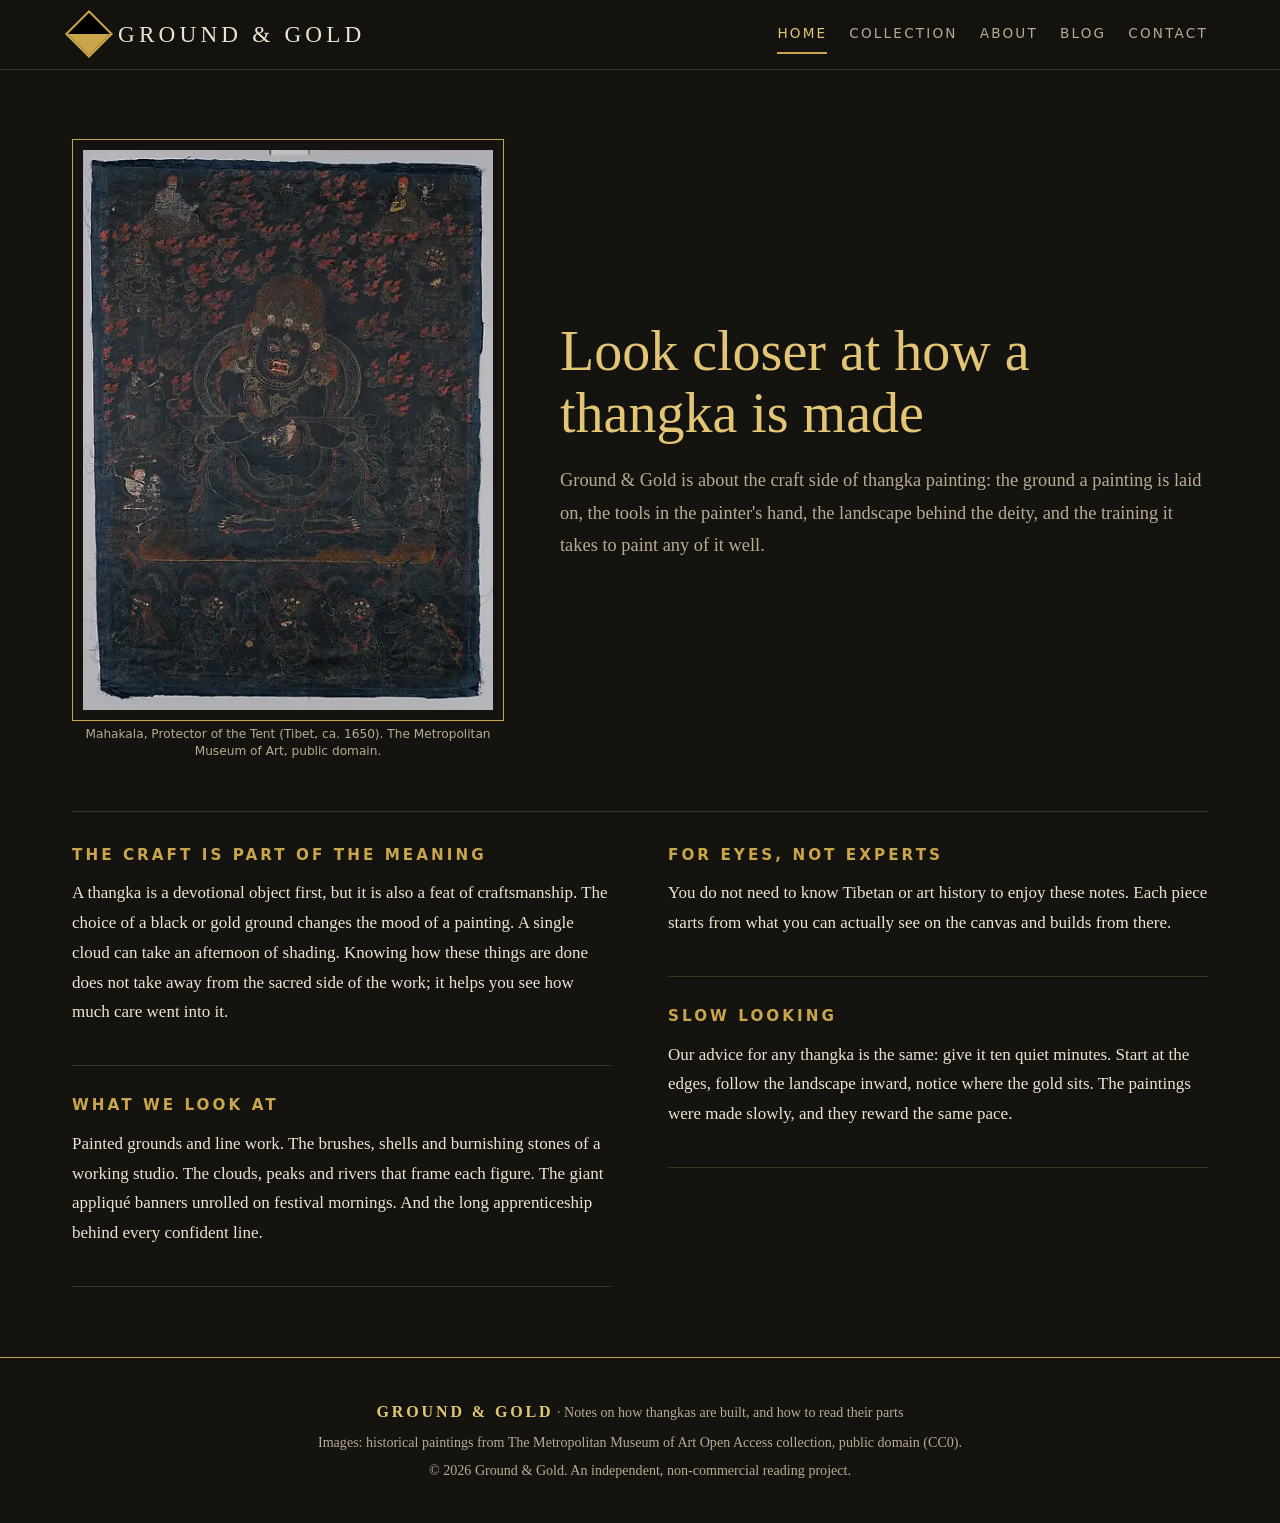
<file: index.html>
<!DOCTYPE html>
<html lang="en">
<head>
<meta charset="utf-8">
<meta name="viewport" content="width=device-width, initial-scale=1">
<title>Ground &amp; Gold | Thangka Craft, Technique and Visual Reading</title>
<meta name="description" content="Ground &amp; Gold looks closely at thangka craft: painted grounds, gold line work, tools, landscapes and festival appliqué, explained for curious readers.">
<meta name="robots" content="index, follow">
<link rel="canonical" href="https://dodo-432.github.io/ground-and-gold-thangka/">
<meta property="og:type" content="website">
<meta property="og:site_name" content="Ground &amp; Gold">
<meta property="og:title" content="Ground &amp; Gold | Thangka Craft, Technique and Visual Reading">
<meta property="og:description" content="Ground &amp; Gold looks closely at thangka craft: painted grounds, gold line work, tools, landscapes and festival appliqué, explained for curious readers.">
<meta property="og:url" content="https://dodo-432.github.io/ground-and-gold-thangka/">
<meta property="og:image" content="https://dodo-432.github.io/ground-and-gold-thangka/img/home.webp">
<meta name="twitter:card" content="summary_large_image">
<link rel="icon" href="favicon.svg" type="image/svg+xml">
<link rel="stylesheet" href="style.css">
</head>
<body>
<a class="skip" href="#main">Skip to content</a>
<header class="site-header"><div class="bar">
<a class="brand" href="index.html"><span class="brand-mark" aria-hidden="true"></span><span class="brand-name">Ground &amp; Gold</span></a>
<p class="tagline">Notes on how thangkas are built, and how to read their parts</p>
<nav aria-label="Main"><ul><li><a href="index.html" aria-current="page">Home</a></li><li><a href="collection.html">Collection</a></li><li><a href="about.html">About</a></li><li><a href="blog.html">Blog</a></li><li><a href="contact.html">Contact</a></li></ul></nav>
</div></header>
<main id="main">
<section class="hero"><div><h1>Look closer at how a thangka is made</h1><p class="lede">Ground &amp; Gold is about the craft side of thangka painting: the ground a painting is laid on, the tools in the painter&#x27;s hand, the landscape behind the deity, and the training it takes to paint any of it well.</p></div><figure><img src="img/home.webp" width="456" height="624" alt="Mahakala, Protector of the Tent, Tibet, ca. 1650" decoding="async"><figcaption>Mahakala, Protector of the Tent (Tibet, ca. 1650). The Metropolitan Museum of Art, public domain.</figcaption></figure></section>
<div class="sections"><section class="card-s"><h2>The craft is part of the meaning</h2><p>A thangka is a devotional object first, but it is also a feat of craftsmanship. The choice of a black or gold ground changes the mood of a painting. A single cloud can take an afternoon of shading. Knowing how these things are done does not take away from the sacred side of the work; it helps you see how much care went into it.</p></section><section class="card-s"><h2>What we look at</h2><p>Painted grounds and line work. The brushes, shells and burnishing stones of a working studio. The clouds, peaks and rivers that frame each figure. The giant appliqué banners unrolled on festival mornings. And the long apprenticeship behind every confident line.</p></section><section class="card-s"><h2>For eyes, not experts</h2><p>You do not need to know Tibetan or art history to enjoy these notes. Each piece starts from what you can actually see on the canvas and builds from there.</p></section><section class="card-s"><h2>Slow looking</h2><p>Our advice for any thangka is the same: give it ten quiet minutes. Start at the edges, follow the landscape inward, notice where the gold sits. The paintings were made slowly, and they reward the same pace.</p></section></div>
</main>
<footer class="site-footer"><p><strong class="brand-name">Ground &amp; Gold</strong> &middot; Notes on how thangkas are built, and how to read their parts</p>
<p>Images: historical paintings from The Metropolitan Museum of Art Open Access collection, public domain (CC0).</p>
<p>&copy; 2026 Ground &amp; Gold. An independent, non-commercial reading project.</p></footer>
</body>
</html>
</file>
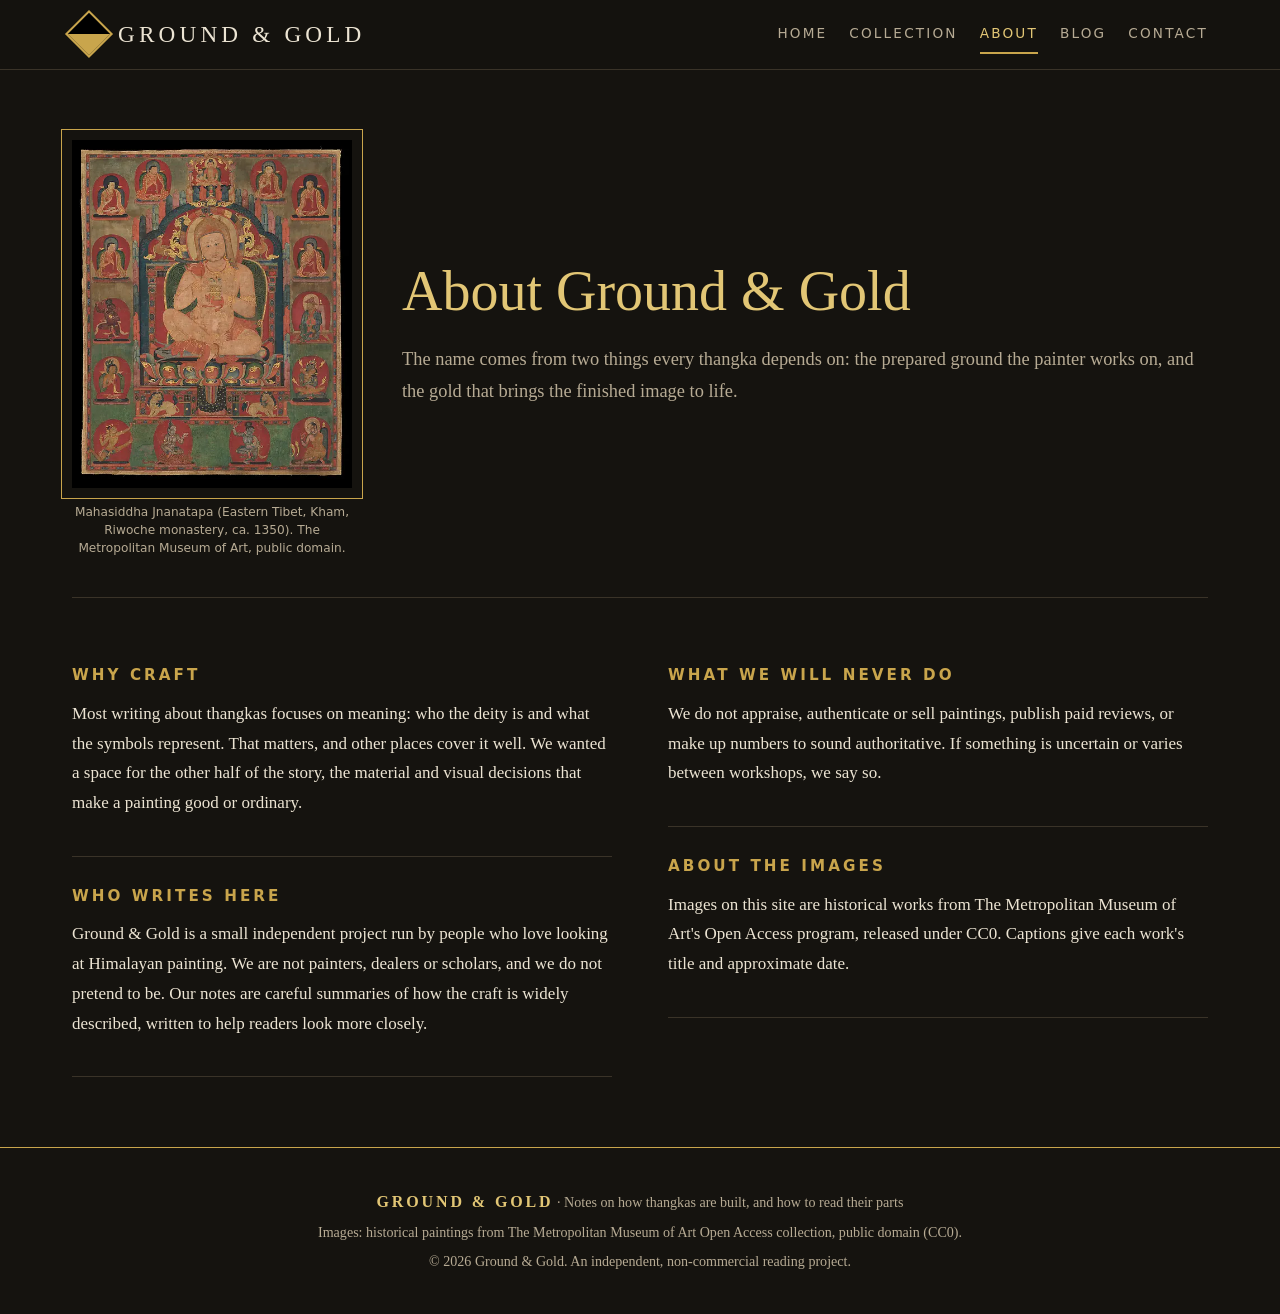
<file: about.html>
<!DOCTYPE html>
<html lang="en">
<head>
<meta charset="utf-8">
<meta name="viewport" content="width=device-width, initial-scale=1">
<title>About Ground &amp; Gold | Why We Write About Thangka Craft</title>
<meta name="description" content="Ground &amp; Gold is an independent, non-commercial site about thangka technique and visual reading. Here is why it exists and how the notes are written.">
<meta name="robots" content="index, follow">
<link rel="canonical" href="https://dodo-432.github.io/ground-and-gold-thangka/about.html">
<meta property="og:type" content="website">
<meta property="og:site_name" content="Ground &amp; Gold">
<meta property="og:title" content="About Ground &amp; Gold | Why We Write About Thangka Craft">
<meta property="og:description" content="Ground &amp; Gold is an independent, non-commercial site about thangka technique and visual reading. Here is why it exists and how the notes are written.">
<meta property="og:url" content="https://dodo-432.github.io/ground-and-gold-thangka/about.html">
<meta property="og:image" content="https://dodo-432.github.io/ground-and-gold-thangka/img/about.webp">
<meta name="twitter:card" content="summary_large_image">
<link rel="icon" href="favicon.svg" type="image/svg+xml">
<link rel="stylesheet" href="style.css">
</head>
<body>
<a class="skip" href="#main">Skip to content</a>
<header class="site-header"><div class="bar">
<a class="brand" href="index.html"><span class="brand-mark" aria-hidden="true"></span><span class="brand-name">Ground &amp; Gold</span></a>
<p class="tagline">Notes on how thangkas are built, and how to read their parts</p>
<nav aria-label="Main"><ul><li><a href="index.html">Home</a></li><li><a href="collection.html">Collection</a></li><li><a href="about.html" aria-current="page">About</a></li><li><a href="blog.html">Blog</a></li><li><a href="contact.html">Contact</a></li></ul></nav>
</div></header>
<main id="main">
<section class="page-head"><div><h1>About Ground &amp; Gold</h1><p class="lede">The name comes from two things every thangka depends on: the prepared ground the painter works on, and the gold that brings the finished image to life.</p></div><figure><img src="img/about.webp" width="501" height="624" alt="Mahasiddha Jnanatapa, Eastern Tibet, Kham, Riwoche monastery, ca. 1350" decoding="async"><figcaption>Mahasiddha Jnanatapa (Eastern Tibet, Kham, Riwoche monastery, ca. 1350). The Metropolitan Museum of Art, public domain.</figcaption></figure></section>
<div class="sections"><section class="card-s"><h2>Why craft</h2><p>Most writing about thangkas focuses on meaning: who the deity is and what the symbols represent. That matters, and other places cover it well. We wanted a space for the other half of the story, the material and visual decisions that make a painting good or ordinary.</p></section><section class="card-s"><h2>Who writes here</h2><p>Ground &amp; Gold is a small independent project run by people who love looking at Himalayan painting. We are not painters, dealers or scholars, and we do not pretend to be. Our notes are careful summaries of how the craft is widely described, written to help readers look more closely.</p></section><section class="card-s"><h2>What we will never do</h2><p>We do not appraise, authenticate or sell paintings, publish paid reviews, or make up numbers to sound authoritative. If something is uncertain or varies between workshops, we say so.</p></section><section class="card-s"><h2>About the images</h2><p>Images on this site are historical works from The Metropolitan Museum of Art&#x27;s Open Access program, released under CC0. Captions give each work&#x27;s title and approximate date.</p></section></div>
</main>
<footer class="site-footer"><p><strong class="brand-name">Ground &amp; Gold</strong> &middot; Notes on how thangkas are built, and how to read their parts</p>
<p>Images: historical paintings from The Metropolitan Museum of Art Open Access collection, public domain (CC0).</p>
<p>&copy; 2026 Ground &amp; Gold. An independent, non-commercial reading project.</p></footer>
</body>
</html>
</file>
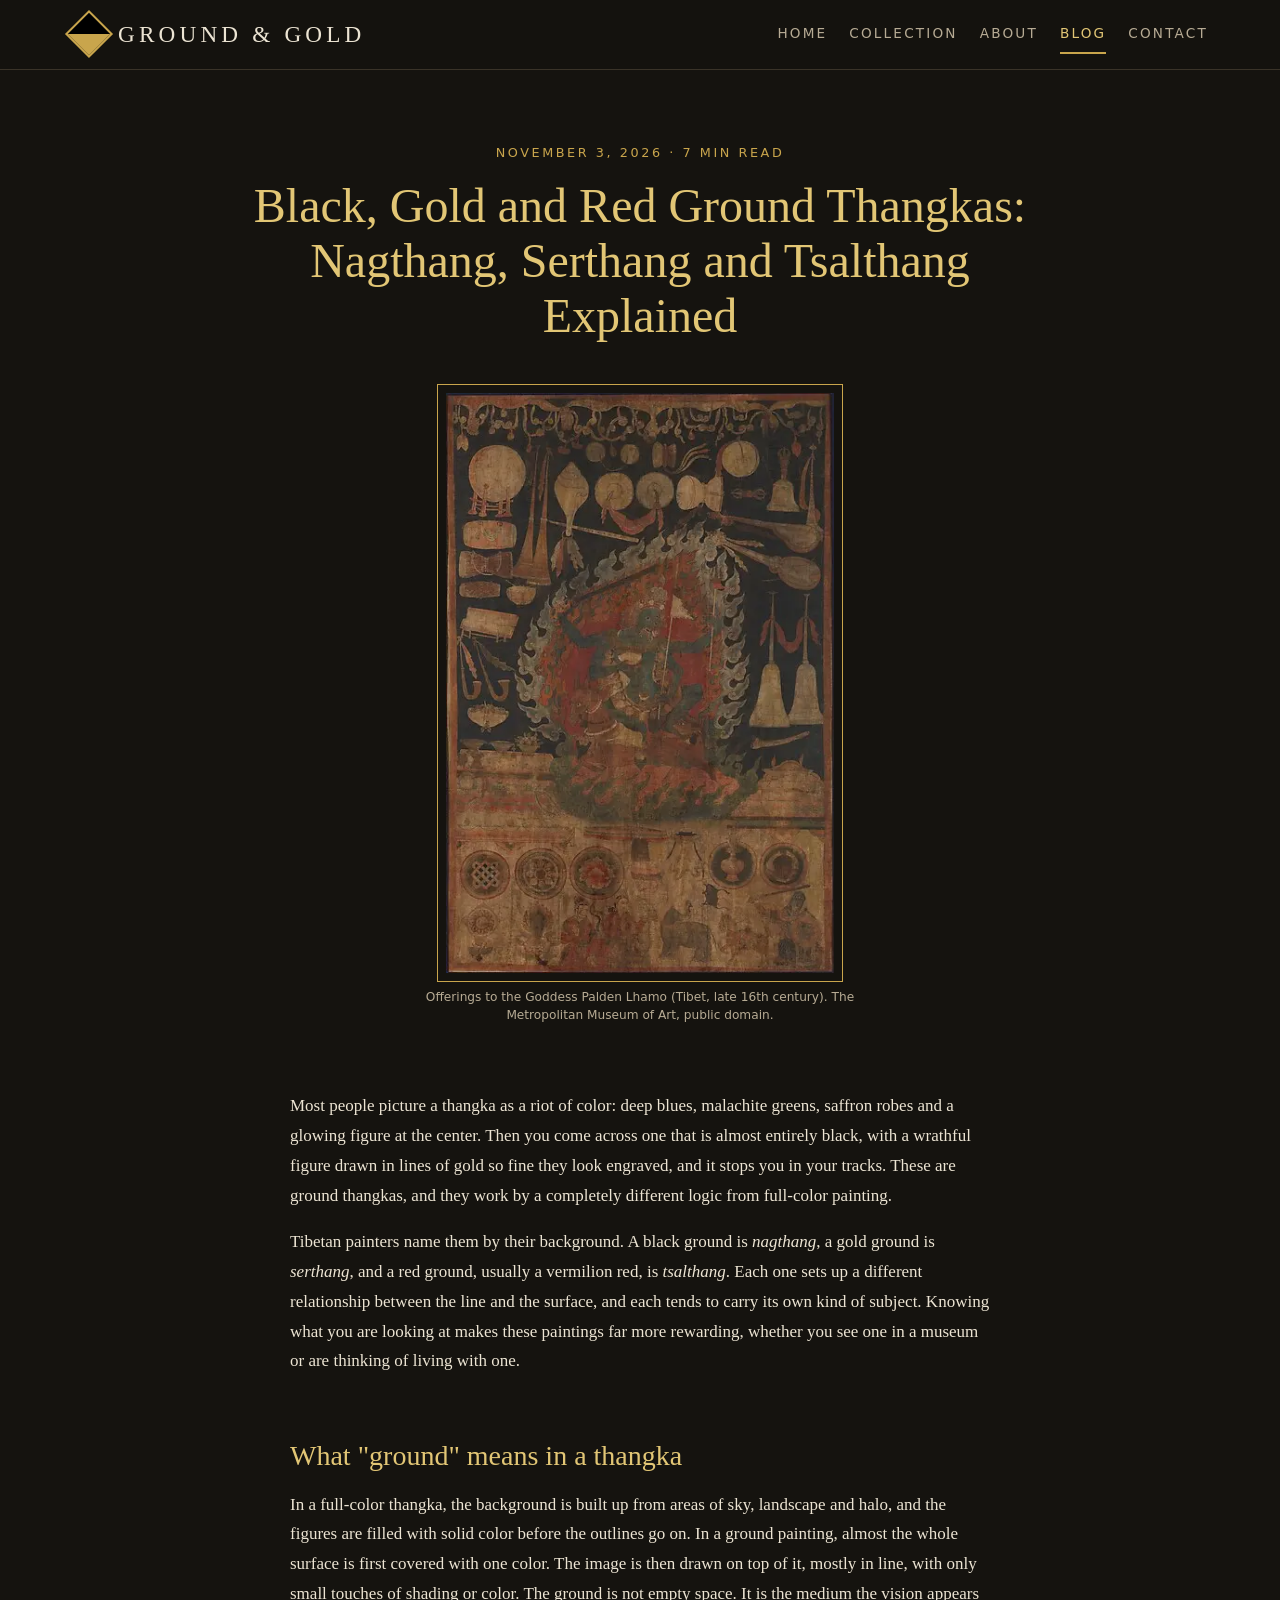
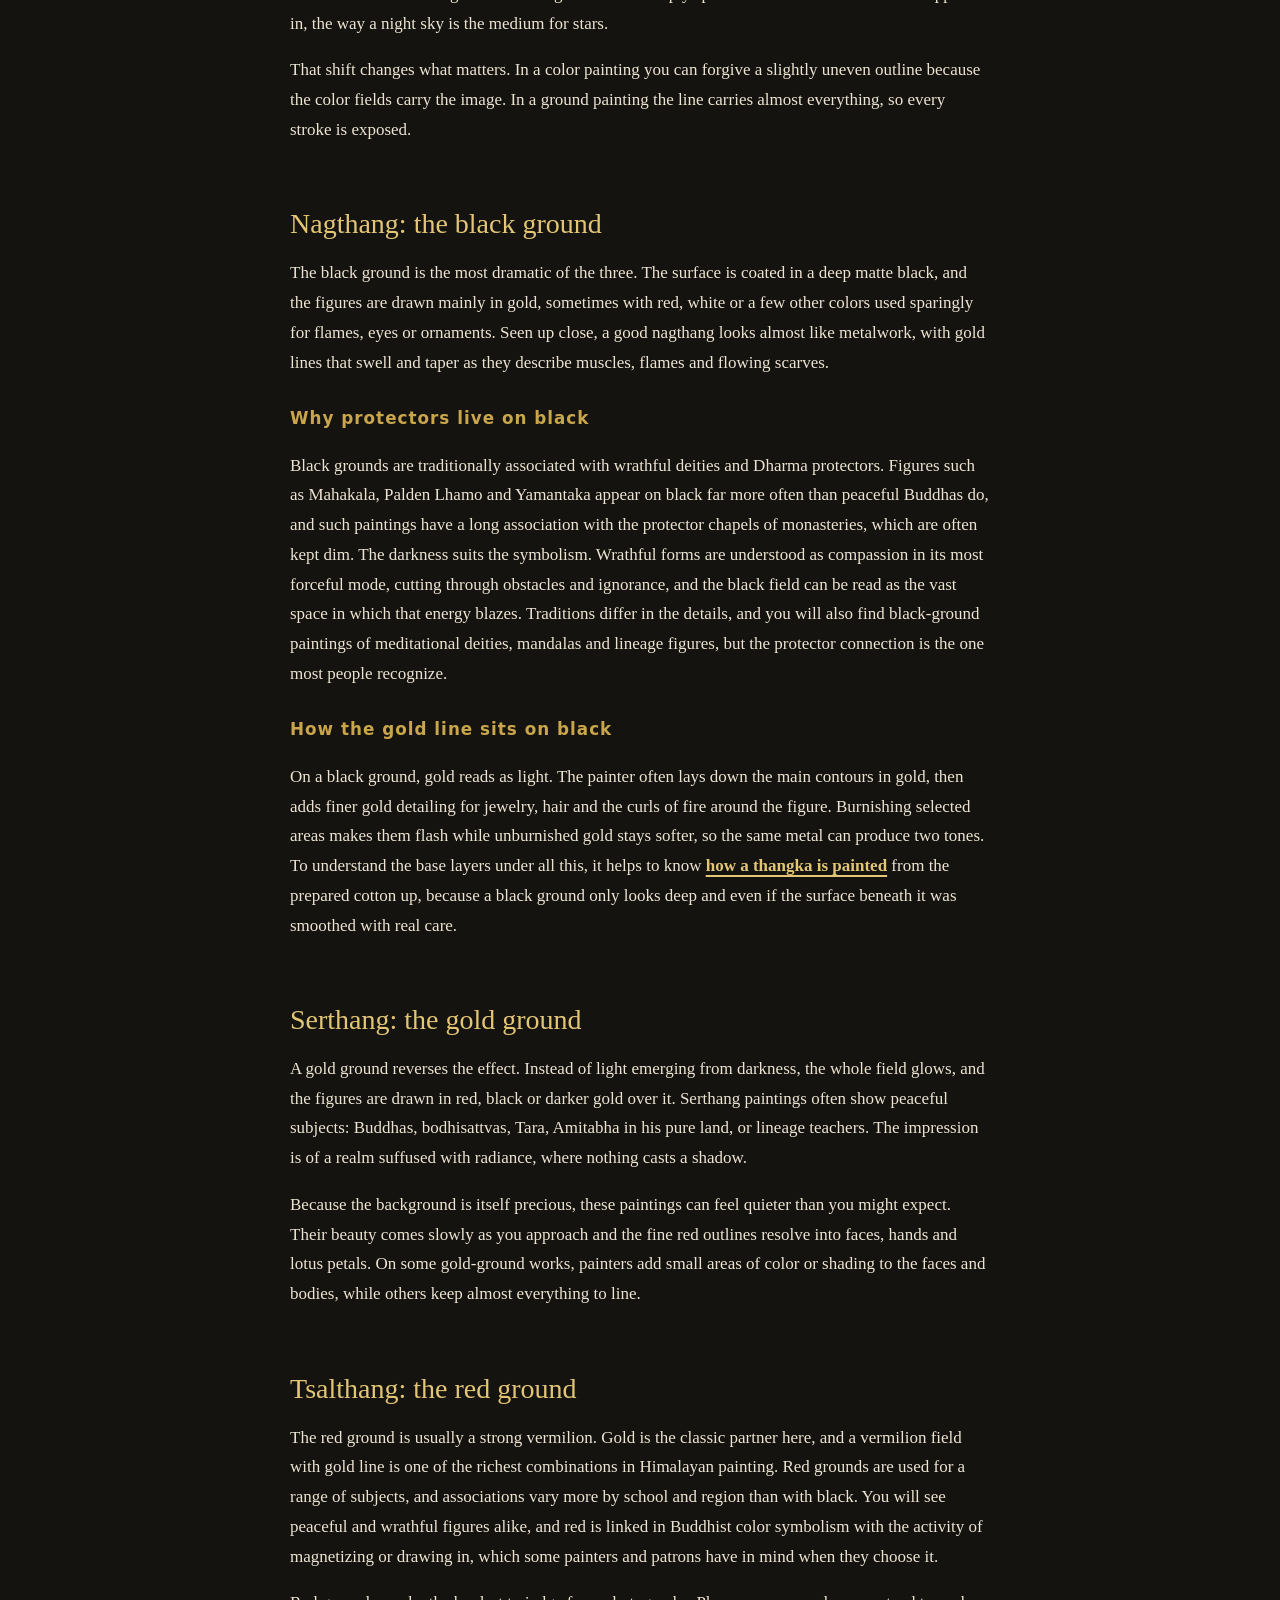
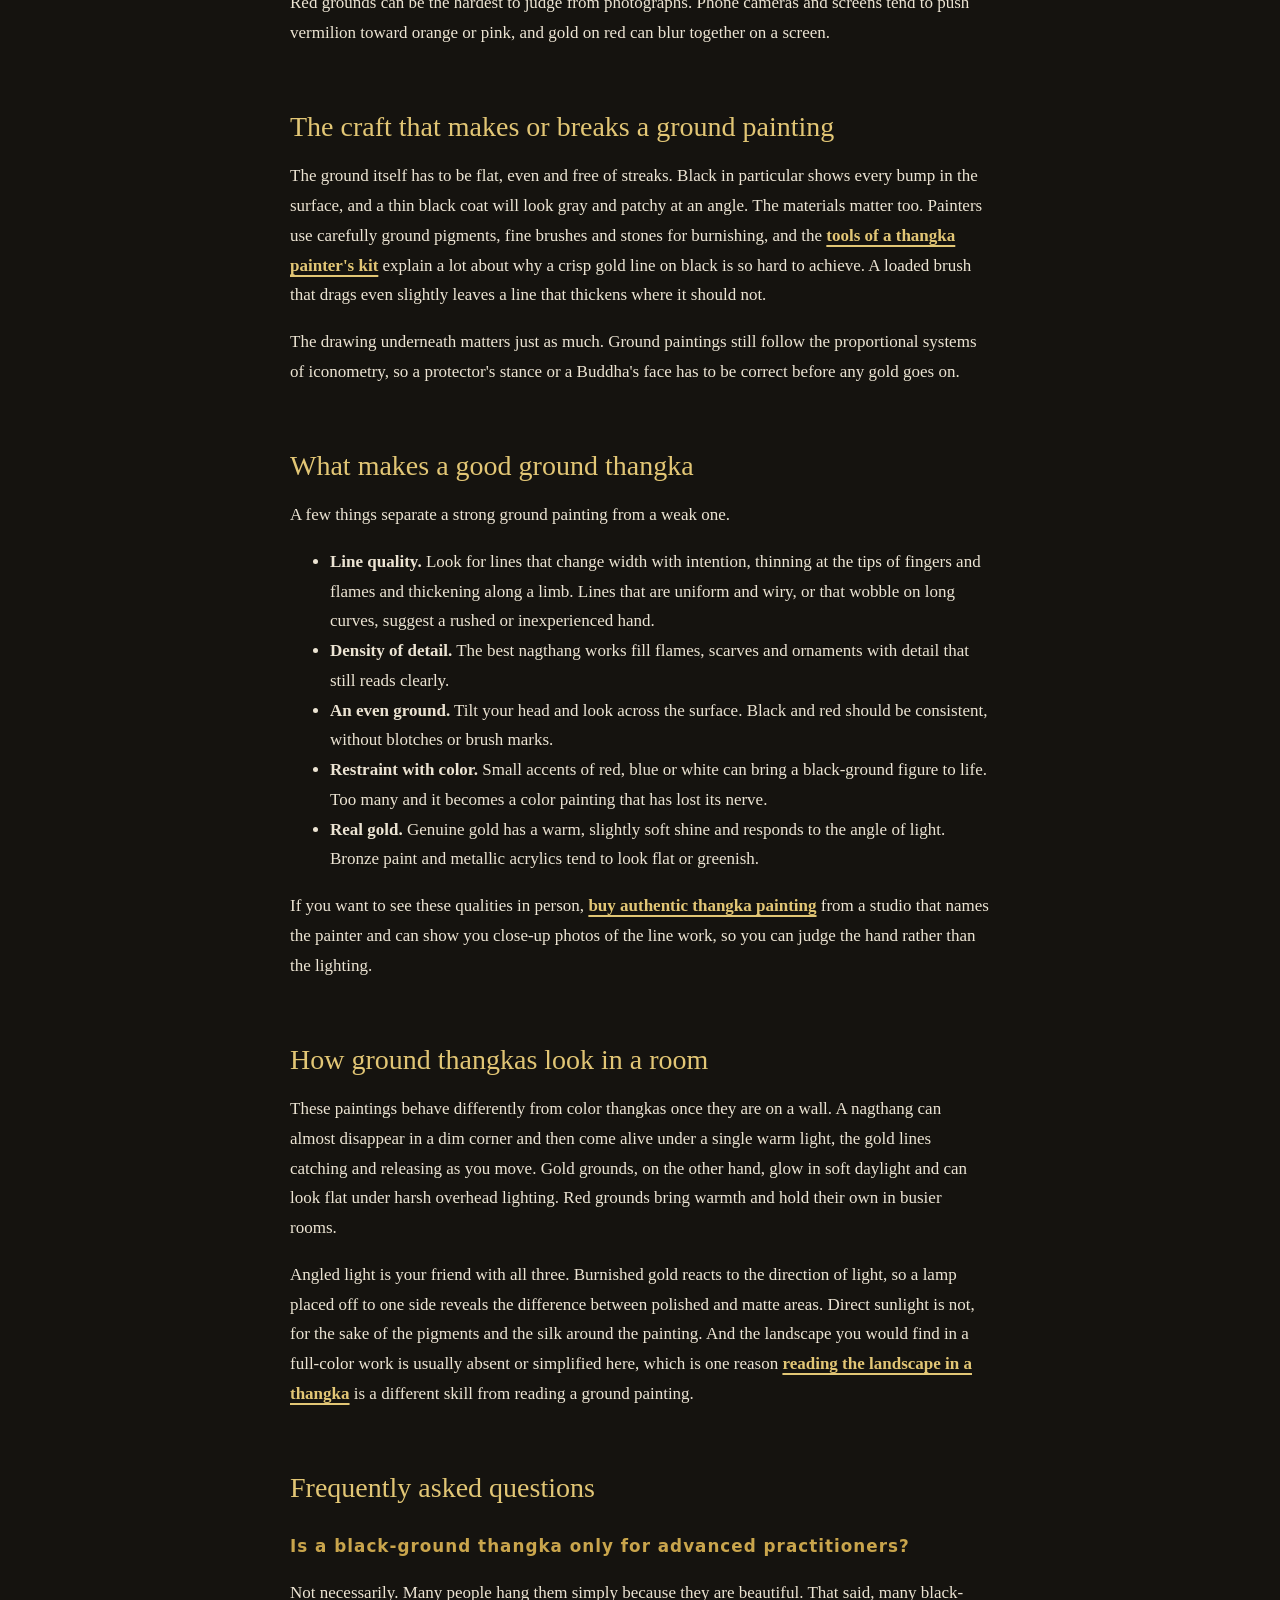
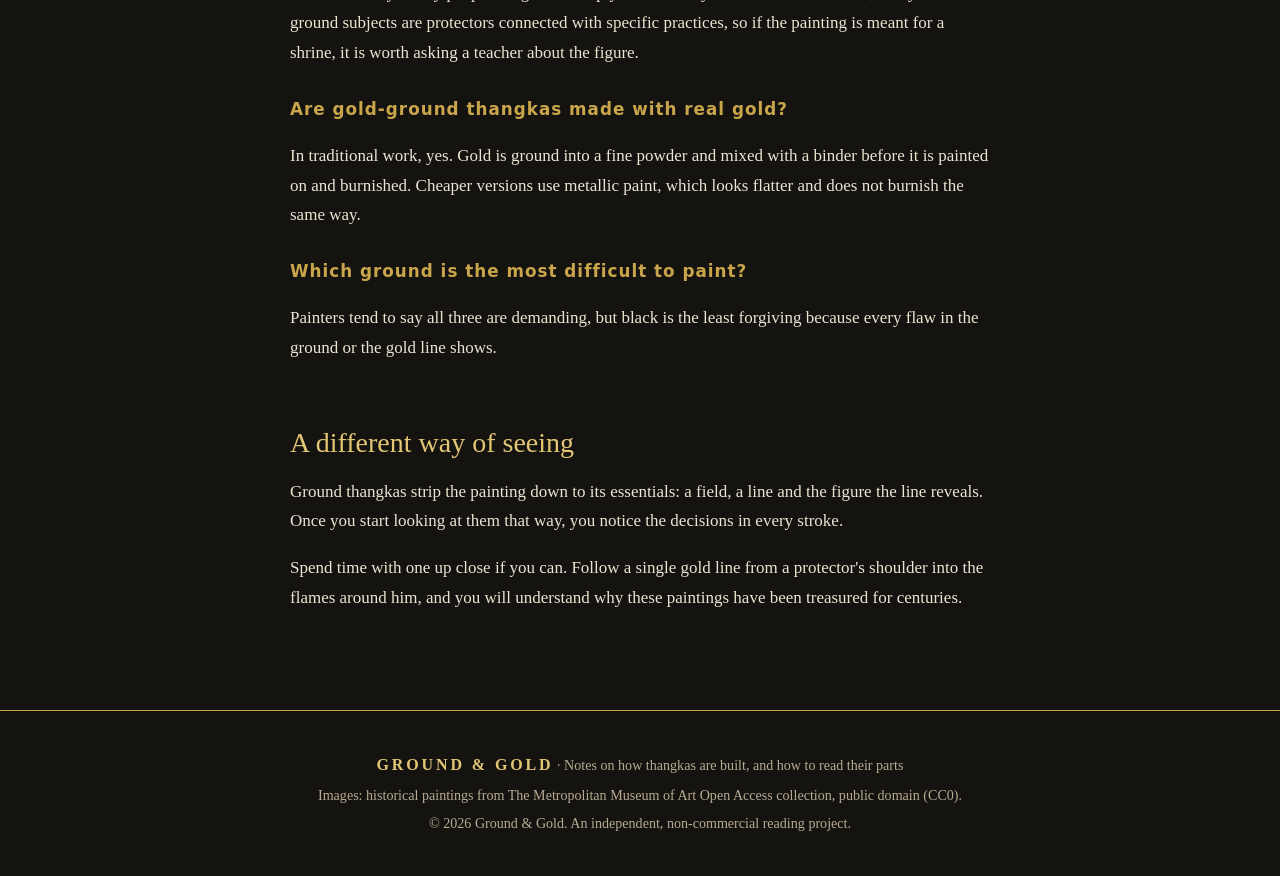
<file: black-gold-red-ground-thangkas.html>
<!DOCTYPE html>
<html lang="en">
<head>
<meta charset="utf-8">
<meta name="viewport" content="width=device-width, initial-scale=1">
<title>Black, Gold and Red Ground Thangkas: Nagthang, Serthang and Tsalthang Explained | Ground &amp; Gold</title>
<meta name="description" content="Black, gold and red ground thangkas explained: what nagthang, serthang and tsalthang are, which deities they show, and how to judge the gold line work.">
<meta name="robots" content="index, follow">
<link rel="canonical" href="https://dodo-432.github.io/ground-and-gold-thangka/black-gold-red-ground-thangkas.html">
<meta property="og:type" content="article">
<meta property="og:site_name" content="Ground &amp; Gold">
<meta property="og:title" content="Black, Gold and Red Ground Thangkas: Nagthang, Serthang and Tsalthang Explained | Ground &amp; Gold">
<meta property="og:description" content="Black, gold and red ground thangkas explained: what nagthang, serthang and tsalthang are, which deities they show, and how to judge the gold line work.">
<meta property="og:url" content="https://dodo-432.github.io/ground-and-gold-thangka/black-gold-red-ground-thangkas.html">
<meta property="og:image" content="https://dodo-432.github.io/ground-and-gold-thangka/img/black-gold-red-ground-thangkas.webp">
<meta name="twitter:card" content="summary_large_image">
<link rel="icon" href="favicon.svg" type="image/svg+xml">
<link rel="stylesheet" href="style.css">
<meta property="article:published_time" content="2026-11-03">
<script type="application/ld+json">{"@context": "https://schema.org", "@type": "BlogPosting", "headline": "Black, Gold and Red Ground Thangkas: Nagthang, Serthang and Tsalthang Explained", "description": "Black, gold and red ground thangkas explained: what nagthang, serthang and tsalthang are, which deities they show, and how to judge the gold line work.", "datePublished": "2026-11-03", "dateModified": "2026-11-03", "image": "https://dodo-432.github.io/ground-and-gold-thangka/img/black-gold-red-ground-thangkas.webp", "mainEntityOfPage": "https://dodo-432.github.io/ground-and-gold-thangka/black-gold-red-ground-thangkas.html", "author": {"@type": "Organization", "name": "Ground & Gold"}, "publisher": {"@type": "Organization", "name": "Ground & Gold"}}</script>
</head>
<body>
<a class="skip" href="#main">Skip to content</a>
<header class="site-header"><div class="bar">
<a class="brand" href="index.html"><span class="brand-mark" aria-hidden="true"></span><span class="brand-name">Ground &amp; Gold</span></a>
<p class="tagline">Notes on how thangkas are built, and how to read their parts</p>
<nav aria-label="Main"><ul><li><a href="index.html">Home</a></li><li><a href="collection.html">Collection</a></li><li><a href="about.html">About</a></li><li><a href="blog.html" aria-current="page">Blog</a></li><li><a href="contact.html">Contact</a></li></ul></nav>
</div></header>
<main id="main">
<article>
<header class="article-head"><p class="meta">November 3, 2026 &middot; 7 min read</p><h1>Black, Gold and Red Ground Thangkas: Nagthang, Serthang and Tsalthang Explained</h1></header>
<figure class="article-fig"><img src="img/black-gold-red-ground-thangkas.webp" width="418" height="624" alt="Offerings to the Goddess Palden Lhamo, Tibet, late 16th century" decoding="async"><figcaption>Offerings to the Goddess Palden Lhamo (Tibet, late 16th century). The Metropolitan Museum of Art, public domain.</figcaption></figure>
<div class="prose">
<p>Most people picture a thangka as a riot of color: deep blues, malachite greens, saffron robes and a glowing figure at the center. Then you come across one that is almost entirely black, with a wrathful figure drawn in lines of gold so fine they look engraved, and it stops you in your tracks. These are ground thangkas, and they work by a completely different logic from full-color painting.</p>
<p>Tibetan painters name them by their background. A black ground is <em>nagthang</em>, a gold ground is <em>serthang</em>, and a red ground, usually a vermilion red, is <em>tsalthang</em>. Each one sets up a different relationship between the line and the surface, and each tends to carry its own kind of subject. Knowing what you are looking at makes these paintings far more rewarding, whether you see one in a museum or are thinking of living with one.</p>
<h2>What "ground" means in a thangka</h2>
<p>In a full-color thangka, the background is built up from areas of sky, landscape and halo, and the figures are filled with solid color before the outlines go on. In a ground painting, almost the whole surface is first covered with one color. The image is then drawn on top of it, mostly in line, with only small touches of shading or color. The ground is not empty space. It is the medium the vision appears in, the way a night sky is the medium for stars.</p>
<p>That shift changes what matters. In a color painting you can forgive a slightly uneven outline because the color fields carry the image. In a ground painting the line carries almost everything, so every stroke is exposed.</p>
<h2>Nagthang: the black ground</h2>
<p>The black ground is the most dramatic of the three. The surface is coated in a deep matte black, and the figures are drawn mainly in gold, sometimes with red, white or a few other colors used sparingly for flames, eyes or ornaments. Seen up close, a good nagthang looks almost like metalwork, with gold lines that swell and taper as they describe muscles, flames and flowing scarves.</p>
<h3>Why protectors live on black</h3>
<p>Black grounds are traditionally associated with wrathful deities and Dharma protectors. Figures such as Mahakala, Palden Lhamo and Yamantaka appear on black far more often than peaceful Buddhas do, and such paintings have a long association with the protector chapels of monasteries, which are often kept dim. The darkness suits the symbolism. Wrathful forms are understood as compassion in its most forceful mode, cutting through obstacles and ignorance, and the black field can be read as the vast space in which that energy blazes. Traditions differ in the details, and you will also find black-ground paintings of meditational deities, mandalas and lineage figures, but the protector connection is the one most people recognize.</p>
<h3>How the gold line sits on black</h3>
<p>On a black ground, gold reads as light. The painter often lays down the main contours in gold, then adds finer gold detailing for jewelry, hair and the curls of fire around the figure. Burnishing selected areas makes them flash while unburnished gold stays softer, so the same metal can produce two tones. To understand the base layers under all this, it helps to know <a href="https://nepathangka.com/blogs/how-a-thangka-is-painted">how a thangka is painted</a> from the prepared cotton up, because a black ground only looks deep and even if the surface beneath it was smoothed with real care.</p>
<h2>Serthang: the gold ground</h2>
<p>A gold ground reverses the effect. Instead of light emerging from darkness, the whole field glows, and the figures are drawn in red, black or darker gold over it. Serthang paintings often show peaceful subjects: Buddhas, bodhisattvas, Tara, Amitabha in his pure land, or lineage teachers. The impression is of a realm suffused with radiance, where nothing casts a shadow.</p>
<p>Because the background is itself precious, these paintings can feel quieter than you might expect. Their beauty comes slowly as you approach and the fine red outlines resolve into faces, hands and lotus petals. On some gold-ground works, painters add small areas of color or shading to the faces and bodies, while others keep almost everything to line.</p>
<h2>Tsalthang: the red ground</h2>
<p>The red ground is usually a strong vermilion. Gold is the classic partner here, and a vermilion field with gold line is one of the richest combinations in Himalayan painting. Red grounds are used for a range of subjects, and associations vary more by school and region than with black. You will see peaceful and wrathful figures alike, and red is linked in Buddhist color symbolism with the activity of magnetizing or drawing in, which some painters and patrons have in mind when they choose it.</p>
<p>Red grounds can be the hardest to judge from photographs. Phone cameras and screens tend to push vermilion toward orange or pink, and gold on red can blur together on a screen.</p>
<h2>The craft that makes or breaks a ground painting</h2>
<p>The ground itself has to be flat, even and free of streaks. Black in particular shows every bump in the surface, and a thin black coat will look gray and patchy at an angle. The materials matter too. Painters use carefully ground pigments, fine brushes and stones for burnishing, and the <a href="thangka-painter-toolkit.html">tools of a thangka painter's kit</a> explain a lot about why a crisp gold line on black is so hard to achieve. A loaded brush that drags even slightly leaves a line that thickens where it should not.</p>
<p>The drawing underneath matters just as much. Ground paintings still follow the proportional systems of iconometry, so a protector's stance or a Buddha's face has to be correct before any gold goes on.</p>
<h2>What makes a good ground thangka</h2>
<p>A few things separate a strong ground painting from a weak one.</p>
<ul>
<li><strong>Line quality.</strong> Look for lines that change width with intention, thinning at the tips of fingers and flames and thickening along a limb. Lines that are uniform and wiry, or that wobble on long curves, suggest a rushed or inexperienced hand.</li>
<li><strong>Density of detail.</strong> The best nagthang works fill flames, scarves and ornaments with detail that still reads clearly.</li>
<li><strong>An even ground.</strong> Tilt your head and look across the surface. Black and red should be consistent, without blotches or brush marks.</li>
<li><strong>Restraint with color.</strong> Small accents of red, blue or white can bring a black-ground figure to life. Too many and it becomes a color painting that has lost its nerve.</li>
<li><strong>Real gold.</strong> Genuine gold has a warm, slightly soft shine and responds to the angle of light. Bronze paint and metallic acrylics tend to look flat or greenish.</li>
</ul>
<p>If you want to see these qualities in person, <a href="https://nepathangka.com/">buy authentic thangka painting</a> from a studio that names the painter and can show you close-up photos of the line work, so you can judge the hand rather than the lighting.</p>
<h2>How ground thangkas look in a room</h2>
<p>These paintings behave differently from color thangkas once they are on a wall. A nagthang can almost disappear in a dim corner and then come alive under a single warm light, the gold lines catching and releasing as you move. Gold grounds, on the other hand, glow in soft daylight and can look flat under harsh overhead lighting. Red grounds bring warmth and hold their own in busier rooms.</p>
<p>Angled light is your friend with all three. Burnished gold reacts to the direction of light, so a lamp placed off to one side reveals the difference between polished and matte areas. Direct sunlight is not, for the sake of the pigments and the silk around the painting. And the landscape you would find in a full-color work is usually absent or simplified here, which is one reason <a href="landscape-in-a-thangka.html">reading the landscape in a thangka</a> is a different skill from reading a ground painting.</p>
<h2>Frequently asked questions</h2>
<h3>Is a black-ground thangka only for advanced practitioners?</h3>
<p>Not necessarily. Many people hang them simply because they are beautiful. That said, many black-ground subjects are protectors connected with specific practices, so if the painting is meant for a shrine, it is worth asking a teacher about the figure.</p>
<h3>Are gold-ground thangkas made with real gold?</h3>
<p>In traditional work, yes. Gold is ground into a fine powder and mixed with a binder before it is painted on and burnished. Cheaper versions use metallic paint, which looks flatter and does not burnish the same way.</p>
<h3>Which ground is the most difficult to paint?</h3>
<p>Painters tend to say all three are demanding, but black is the least forgiving because every flaw in the ground or the gold line shows.</p>
<h2>A different way of seeing</h2>
<p>Ground thangkas strip the painting down to its essentials: a field, a line and the figure the line reveals. Once you start looking at them that way, you notice the decisions in every stroke.</p>
<p>Spend time with one up close if you can. Follow a single gold line from a protector's shoulder into the flames around him, and you will understand why these paintings have been treasured for centuries.</p>
</div>
</article>
</main>
<footer class="site-footer"><p><strong class="brand-name">Ground &amp; Gold</strong> &middot; Notes on how thangkas are built, and how to read their parts</p>
<p>Images: historical paintings from The Metropolitan Museum of Art Open Access collection, public domain (CC0).</p>
<p>&copy; 2026 Ground &amp; Gold. An independent, non-commercial reading project.</p></footer>
</body>
</html>
</file>
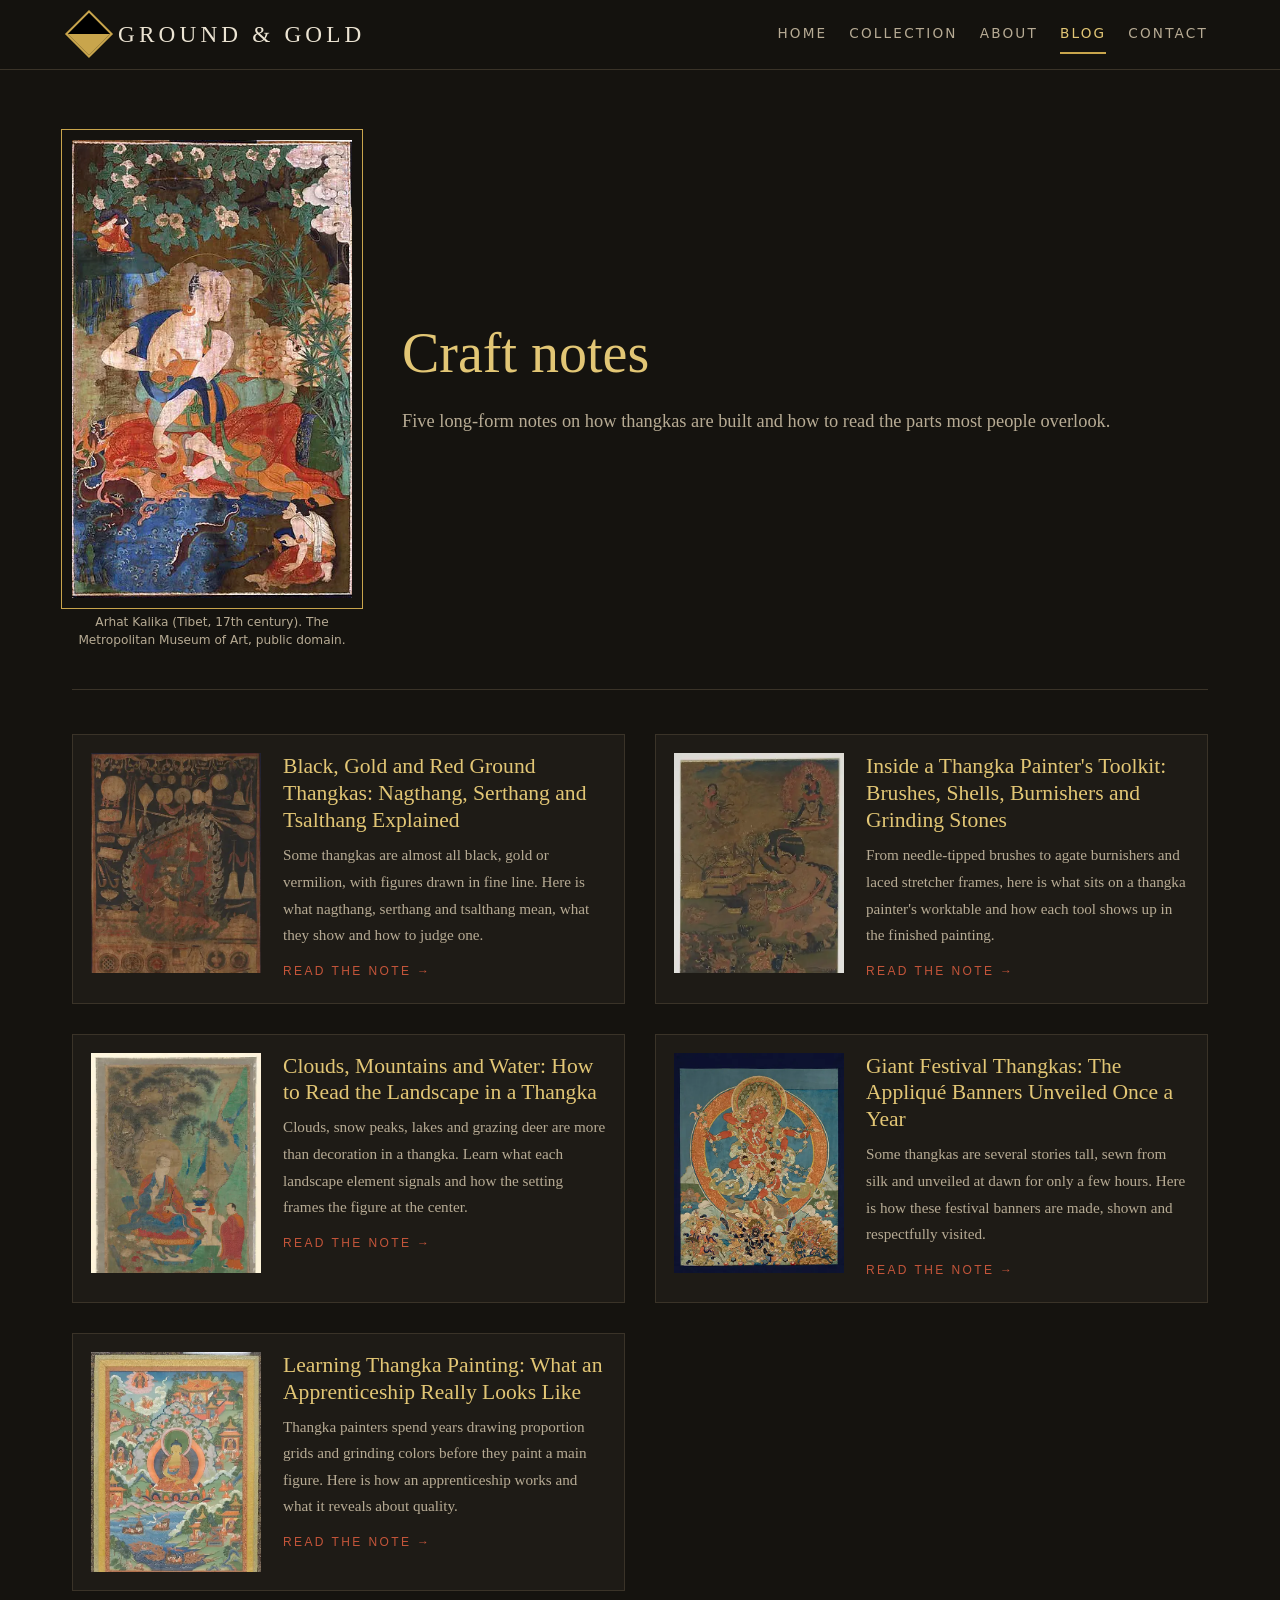
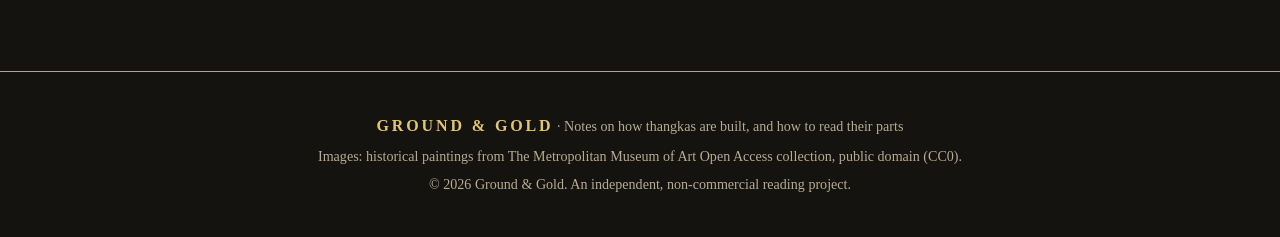
<file: blog.html>
<!DOCTYPE html>
<html lang="en">
<head>
<meta charset="utf-8">
<meta name="viewport" content="width=device-width, initial-scale=1">
<title>Blog | Thangka Technique and Craft Notes | Ground &amp; Gold</title>
<meta name="description" content="Ground &amp; Gold&#x27;s notes on black and gold ground thangkas, the painter&#x27;s toolkit, landscape reading, festival appliqué thangkas and apprenticeship.">
<meta name="robots" content="index, follow">
<link rel="canonical" href="https://dodo-432.github.io/ground-and-gold-thangka/blog.html">
<meta property="og:type" content="website">
<meta property="og:site_name" content="Ground &amp; Gold">
<meta property="og:title" content="Blog | Thangka Technique and Craft Notes | Ground &amp; Gold">
<meta property="og:description" content="Ground &amp; Gold&#x27;s notes on black and gold ground thangkas, the painter&#x27;s toolkit, landscape reading, festival appliqué thangkas and apprenticeship.">
<meta property="og:url" content="https://dodo-432.github.io/ground-and-gold-thangka/blog.html">
<meta property="og:image" content="https://dodo-432.github.io/ground-and-gold-thangka/img/blog.webp">
<meta name="twitter:card" content="summary_large_image">
<link rel="icon" href="favicon.svg" type="image/svg+xml">
<link rel="stylesheet" href="style.css">
</head>
<body>
<a class="skip" href="#main">Skip to content</a>
<header class="site-header"><div class="bar">
<a class="brand" href="index.html"><span class="brand-mark" aria-hidden="true"></span><span class="brand-name">Ground &amp; Gold</span></a>
<p class="tagline">Notes on how thangkas are built, and how to read their parts</p>
<nav aria-label="Main"><ul><li><a href="index.html">Home</a></li><li><a href="collection.html">Collection</a></li><li><a href="about.html">About</a></li><li><a href="blog.html" aria-current="page">Blog</a></li><li><a href="contact.html">Contact</a></li></ul></nav>
</div></header>
<main id="main">
<section class="page-head"><div><h1>Craft notes</h1><p class="lede">Five long-form notes on how thangkas are built and how to read the parts most people overlook.</p></div><figure><img src="img/blog.webp" width="381" height="624" alt="Arhat Kalika, Tibet, 17th century" decoding="async"><figcaption>Arhat Kalika (Tibet, 17th century). The Metropolitan Museum of Art, public domain.</figcaption></figure></section>
<div class="cards">
<a class="card" href="black-gold-red-ground-thangkas.html"><img src="img/black-gold-red-ground-thangkas.webp" width="418" height="624" alt="" loading="lazy" decoding="async"><div class="card-body"><h2>Black, Gold and Red Ground Thangkas: Nagthang, Serthang and Tsalthang Explained</h2><p>Some thangkas are almost all black, gold or vermilion, with figures drawn in fine line. Here is what nagthang, serthang and tsalthang mean, what they show and how to judge one.</p><span class="more">Read the note &rarr;</span></div></a>
<a class="card" href="thangka-painter-toolkit.html"><img src="img/thangka-painter-toolkit.webp" width="379" height="624" alt="" loading="lazy" decoding="async"><div class="card-body"><h2>Inside a Thangka Painter&#x27;s Toolkit: Brushes, Shells, Burnishers and Grinding Stones</h2><p>From needle-tipped brushes to agate burnishers and laced stretcher frames, here is what sits on a thangka painter&#x27;s worktable and how each tool shows up in the finished painting.</p><span class="more">Read the note &rarr;</span></div></a>
<a class="card" href="landscape-in-a-thangka.html"><img src="img/landscape-in-a-thangka.webp" width="428" height="625" alt="" loading="lazy" decoding="async"><div class="card-body"><h2>Clouds, Mountains and Water: How to Read the Landscape in a Thangka</h2><p>Clouds, snow peaks, lakes and grazing deer are more than decoration in a thangka. Learn what each landscape element signals and how the setting frames the figure at the center.</p><span class="more">Read the note &rarr;</span></div></a>
<a class="card" href="giant-festival-applique-thangkas.html"><img src="img/giant-festival-applique-thangkas.webp" width="468" height="624" alt="" loading="lazy" decoding="async"><div class="card-body"><h2>Giant Festival Thangkas: The Appliqué Banners Unveiled Once a Year</h2><p>Some thangkas are several stories tall, sewn from silk and unveiled at dawn for only a few hours. Here is how these festival banners are made, shown and respectfully visited.</p><span class="more">Read the note &rarr;</span></div></a>
<a class="card" href="learning-thangka-painting-apprenticeship.html"><img src="img/learning-thangka-painting-apprenticeship.webp" width="447" height="624" alt="" loading="lazy" decoding="async"><div class="card-body"><h2>Learning Thangka Painting: What an Apprenticeship Really Looks Like</h2><p>Thangka painters spend years drawing proportion grids and grinding colors before they paint a main figure. Here is how an apprenticeship works and what it reveals about quality.</p><span class="more">Read the note &rarr;</span></div></a>
</div>
</main>
<footer class="site-footer"><p><strong class="brand-name">Ground &amp; Gold</strong> &middot; Notes on how thangkas are built, and how to read their parts</p>
<p>Images: historical paintings from The Metropolitan Museum of Art Open Access collection, public domain (CC0).</p>
<p>&copy; 2026 Ground &amp; Gold. An independent, non-commercial reading project.</p></footer>
</body>
</html>
</file>
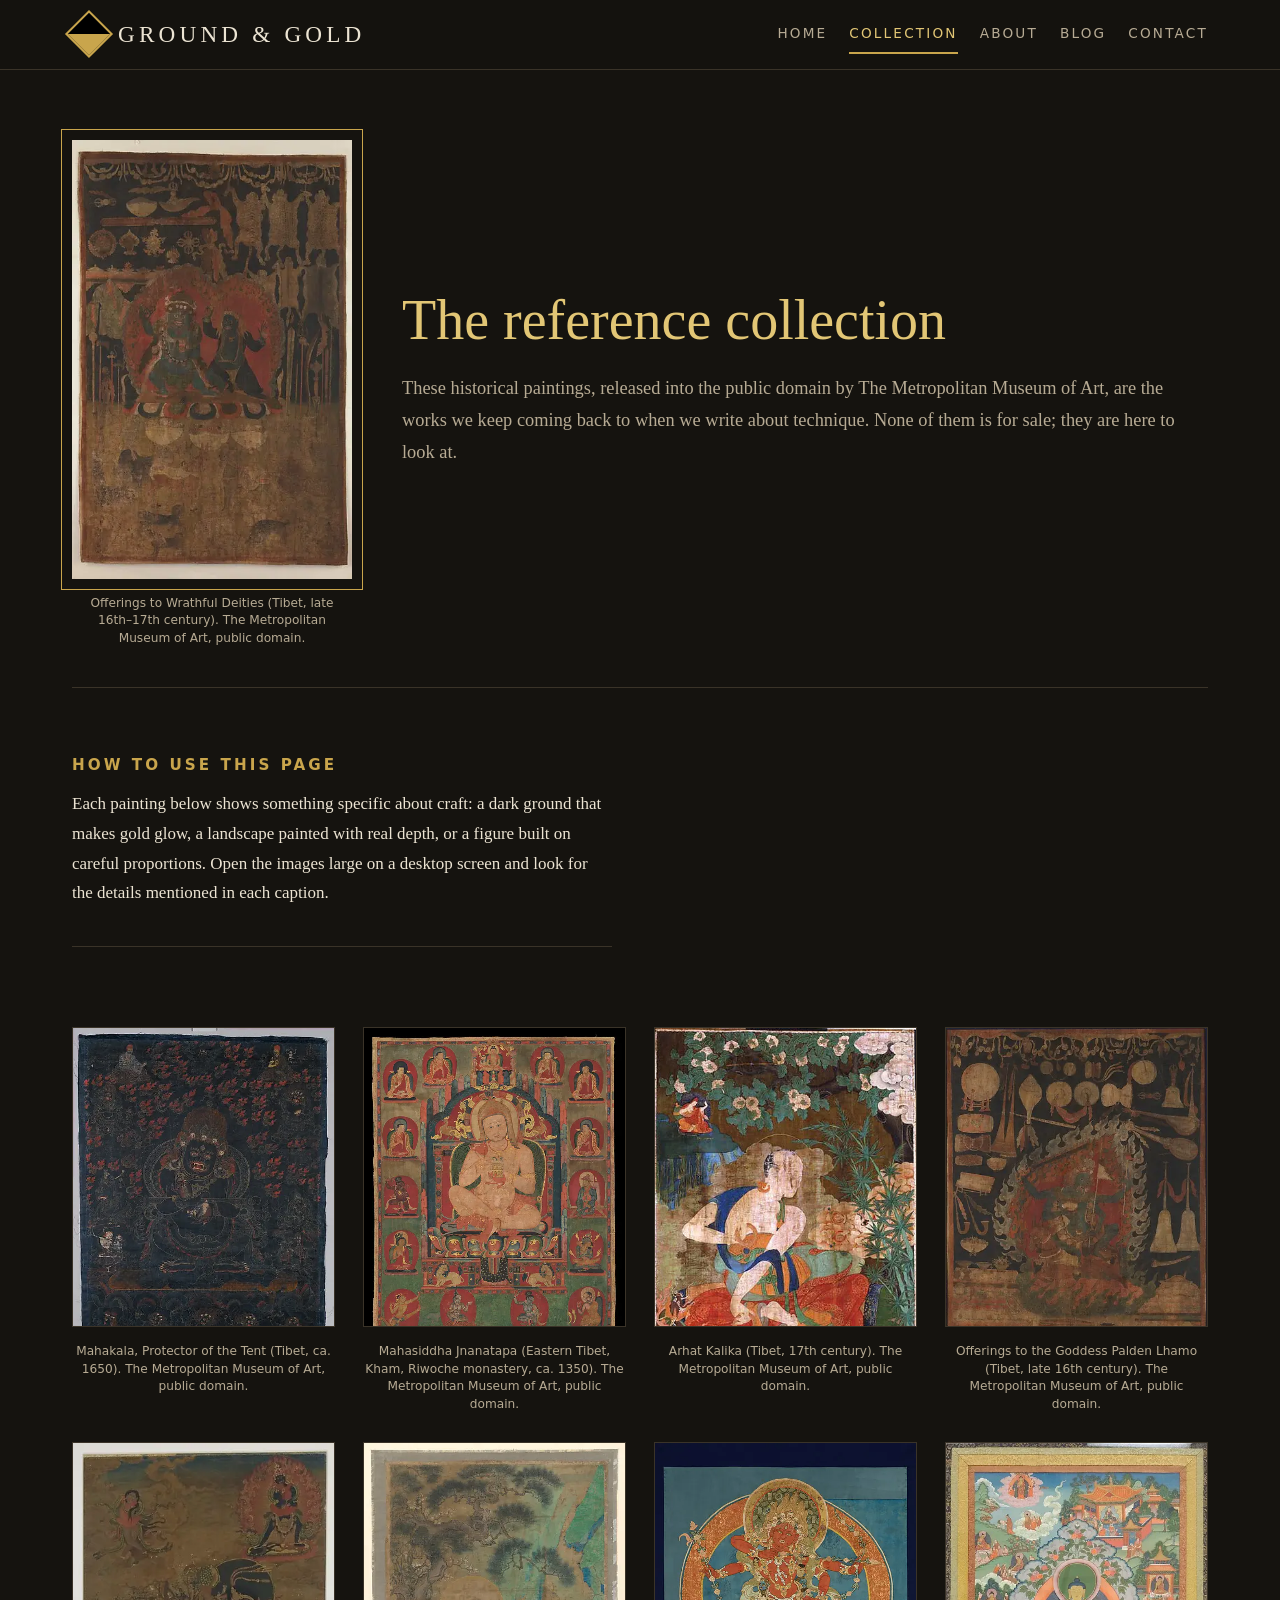
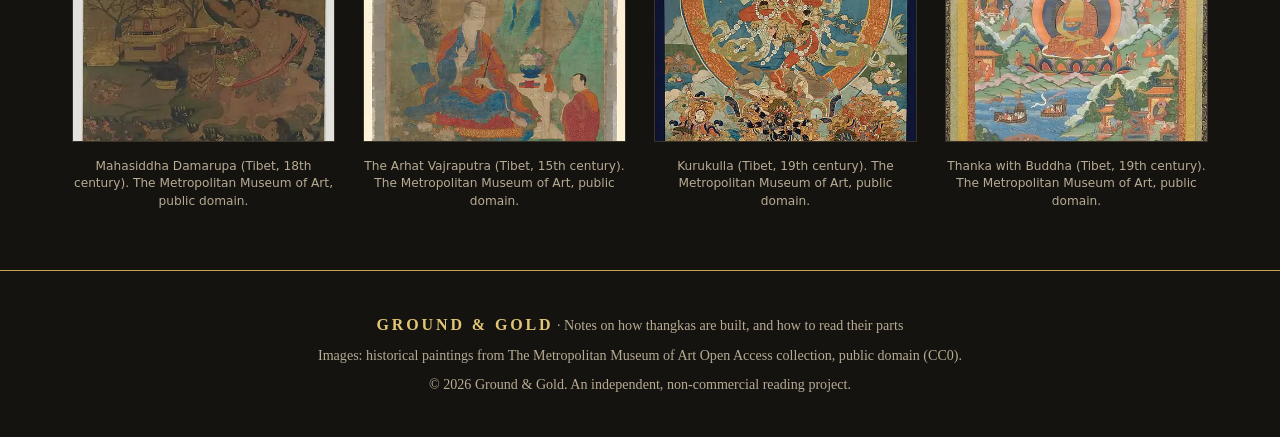
<file: collection.html>
<!DOCTYPE html>
<html lang="en">
<head>
<meta charset="utf-8">
<meta name="viewport" content="width=device-width, initial-scale=1">
<title>Collection | Historical Thangkas We Return To | Ground &amp; Gold</title>
<meta name="description" content="A small reference collection of public-domain historical thangkas from The Met&#x27;s Open Access program, with notes on ground, line and composition.">
<meta name="robots" content="index, follow">
<link rel="canonical" href="https://dodo-432.github.io/ground-and-gold-thangka/collection.html">
<meta property="og:type" content="website">
<meta property="og:site_name" content="Ground &amp; Gold">
<meta property="og:title" content="Collection | Historical Thangkas We Return To | Ground &amp; Gold">
<meta property="og:description" content="A small reference collection of public-domain historical thangkas from The Met&#x27;s Open Access program, with notes on ground, line and composition.">
<meta property="og:url" content="https://dodo-432.github.io/ground-and-gold-thangka/collection.html">
<meta property="og:image" content="https://dodo-432.github.io/ground-and-gold-thangka/img/services.webp">
<meta name="twitter:card" content="summary_large_image">
<link rel="icon" href="favicon.svg" type="image/svg+xml">
<link rel="stylesheet" href="style.css">
</head>
<body>
<a class="skip" href="#main">Skip to content</a>
<header class="site-header"><div class="bar">
<a class="brand" href="index.html"><span class="brand-mark" aria-hidden="true"></span><span class="brand-name">Ground &amp; Gold</span></a>
<p class="tagline">Notes on how thangkas are built, and how to read their parts</p>
<nav aria-label="Main"><ul><li><a href="index.html">Home</a></li><li><a href="collection.html" aria-current="page">Collection</a></li><li><a href="about.html">About</a></li><li><a href="blog.html">Blog</a></li><li><a href="contact.html">Contact</a></li></ul></nav>
</div></header>
<main id="main">
<section class="page-head"><div><h1>The reference collection</h1><p class="lede">These historical paintings, released into the public domain by The Metropolitan Museum of Art, are the works we keep coming back to when we write about technique. None of them is for sale; they are here to look at.</p></div><figure><img src="img/services.webp" width="398" height="624" alt="Offerings to Wrathful Deities, Tibet, late 16th–17th century" decoding="async"><figcaption>Offerings to Wrathful Deities (Tibet, late 16th–17th century). The Metropolitan Museum of Art, public domain.</figcaption></figure></section>
<div class="sections"><section class="card-s"><h2>How to use this page</h2><p>Each painting below shows something specific about craft: a dark ground that makes gold glow, a landscape painted with real depth, or a figure built on careful proportions. Open the images large on a desktop screen and look for the details mentioned in each caption.</p></section></div><div class="gallery"><figure><img src="img/home.webp" width="456" height="624" alt="Mahakala, Protector of the Tent, Tibet, ca. 1650" loading="lazy" decoding="async"><figcaption>Mahakala, Protector of the Tent (Tibet, ca. 1650). The Metropolitan Museum of Art, public domain.</figcaption></figure><figure><img src="img/about.webp" width="501" height="624" alt="Mahasiddha Jnanatapa, Eastern Tibet, Kham, Riwoche monastery, ca. 1350" loading="lazy" decoding="async"><figcaption>Mahasiddha Jnanatapa (Eastern Tibet, Kham, Riwoche monastery, ca. 1350). The Metropolitan Museum of Art, public domain.</figcaption></figure><figure><img src="img/blog.webp" width="381" height="624" alt="Arhat Kalika, Tibet, 17th century" loading="lazy" decoding="async"><figcaption>Arhat Kalika (Tibet, 17th century). The Metropolitan Museum of Art, public domain.</figcaption></figure><figure><img src="img/black-gold-red-ground-thangkas.webp" width="418" height="624" alt="Offerings to the Goddess Palden Lhamo, Tibet, late 16th century" loading="lazy" decoding="async"><figcaption>Offerings to the Goddess Palden Lhamo (Tibet, late 16th century). The Metropolitan Museum of Art, public domain.</figcaption></figure><figure><img src="img/thangka-painter-toolkit.webp" width="379" height="624" alt="Mahasiddha Damarupa, Tibet, 18th century" loading="lazy" decoding="async"><figcaption>Mahasiddha Damarupa (Tibet, 18th century). The Metropolitan Museum of Art, public domain.</figcaption></figure><figure><img src="img/landscape-in-a-thangka.webp" width="428" height="625" alt="The Arhat  Vajraputra, Tibet, 15th century" loading="lazy" decoding="async"><figcaption>The Arhat  Vajraputra (Tibet, 15th century). The Metropolitan Museum of Art, public domain.</figcaption></figure><figure><img src="img/giant-festival-applique-thangkas.webp" width="468" height="624" alt="Kurukulla, Tibet, 19th century" loading="lazy" decoding="async"><figcaption>Kurukulla (Tibet, 19th century). The Metropolitan Museum of Art, public domain.</figcaption></figure><figure><img src="img/learning-thangka-painting-apprenticeship.webp" width="447" height="624" alt="Thanka with Buddha, Tibet, 19th century" loading="lazy" decoding="async"><figcaption>Thanka with Buddha (Tibet, 19th century). The Metropolitan Museum of Art, public domain.</figcaption></figure></div>
</main>
<footer class="site-footer"><p><strong class="brand-name">Ground &amp; Gold</strong> &middot; Notes on how thangkas are built, and how to read their parts</p>
<p>Images: historical paintings from The Metropolitan Museum of Art Open Access collection, public domain (CC0).</p>
<p>&copy; 2026 Ground &amp; Gold. An independent, non-commercial reading project.</p></footer>
</body>
</html>
</file>
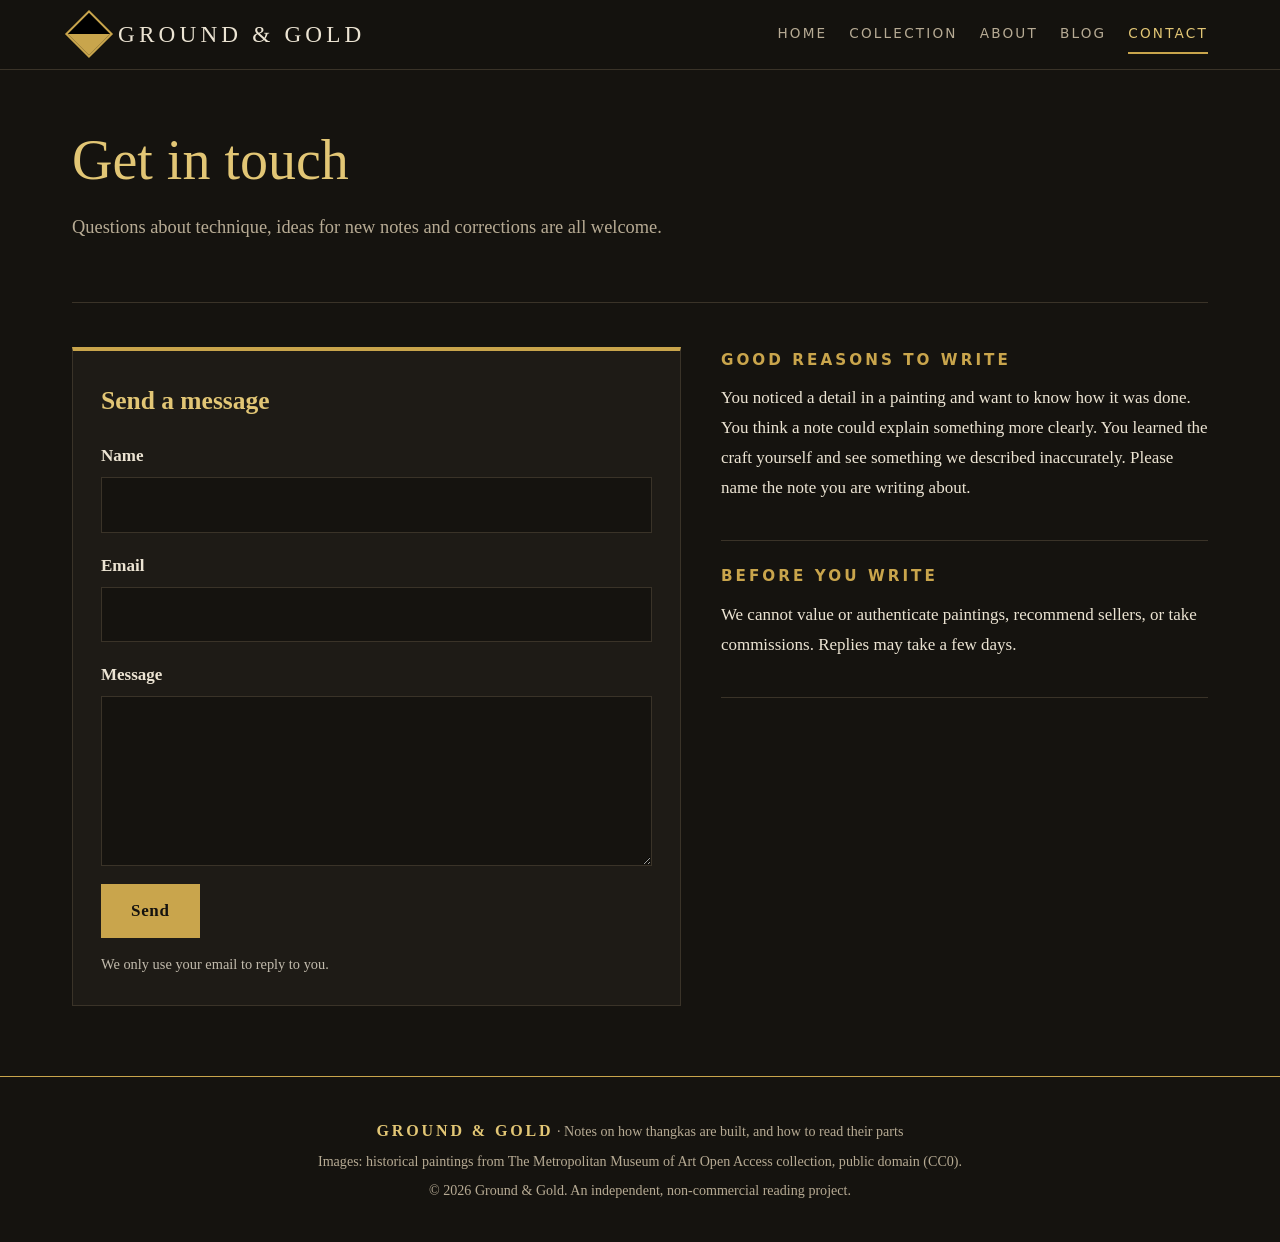
<file: contact.html>
<!DOCTYPE html>
<html lang="en">
<head>
<meta charset="utf-8">
<meta name="viewport" content="width=device-width, initial-scale=1">
<title>Contact Ground &amp; Gold</title>
<meta name="description" content="Contact Ground &amp; Gold with questions about thangka craft and technique, topic suggestions for new notes, or corrections to anything we have published.">
<meta name="robots" content="index, follow">
<link rel="canonical" href="https://dodo-432.github.io/ground-and-gold-thangka/contact.html">
<meta property="og:type" content="website">
<meta property="og:site_name" content="Ground &amp; Gold">
<meta property="og:title" content="Contact Ground &amp; Gold">
<meta property="og:description" content="Contact Ground &amp; Gold with questions about thangka craft and technique, topic suggestions for new notes, or corrections to anything we have published.">
<meta property="og:url" content="https://dodo-432.github.io/ground-and-gold-thangka/contact.html">
<meta property="og:image" content="https://dodo-432.github.io/ground-and-gold-thangka/img/about.webp">
<meta name="twitter:card" content="summary_large_image">
<link rel="icon" href="favicon.svg" type="image/svg+xml">
<link rel="stylesheet" href="style.css">
<style>
.contact-wrap{display:grid;grid-template-columns:minmax(0,1.25fr) minmax(0,1fr);gap:40px;align-items:start;padding:10px 0 70px}
.contact-aside .card-s{margin-bottom:22px}
.contact-form{background:var(--panel);border:1px solid var(--line);border-top:4px solid var(--gold);padding:28px;border-radius:0}
.contact-form h2{margin:0 0 18px;color:var(--gold2)}
.contact-form label{display:block;font-weight:600;margin:0 0 6px;color:var(--ink)}
.contact-form input,.contact-form textarea{display:block;width:100%;box-sizing:border-box;margin:0 0 18px;padding:12px 14px;font:inherit;color:var(--ink);background:#15130f;border:1px solid var(--line);border-radius:0}
.contact-form textarea{min-height:170px;resize:vertical}
.contact-form input:focus,.contact-form textarea:focus{outline:2px solid var(--gold);outline-offset:1px;border-color:var(--gold)}
.contact-form button{display:inline-block;padding:12px 30px;font:inherit;font-weight:600;letter-spacing:.04em;color:#15130f;background:var(--gold);border:0;border-radius:0;cursor:pointer}
.contact-form button:hover{filter:brightness(1.08)}
.contact-form .hp{position:absolute;left:-9999px;width:1px;height:1px;overflow:hidden}
.contact-form .small{font-size:.9rem;opacity:.8;margin:14px 0 0}
.sent-box{display:none}
.is-sent .sent-box{display:block}
.is-sent form{display:none}
@media (max-width:860px){.contact-wrap{grid-template-columns:1fr}}
</style>
</head>
<body>
<a class="skip" href="#main">Skip to content</a>
<header class="site-header"><div class="bar">
<a class="brand" href="index.html"><span class="brand-mark" aria-hidden="true"></span><span class="brand-name">Ground &amp; Gold</span></a>
<p class="tagline">Notes on how thangkas are built, and how to read their parts</p>
<nav aria-label="Main"><ul><li><a href="index.html">Home</a></li><li><a href="collection.html">Collection</a></li><li><a href="about.html">About</a></li><li><a href="blog.html">Blog</a></li><li><a href="contact.html" aria-current="page">Contact</a></li></ul></nav>
</div></header>
<main id="main">
<section class="page-head" style="grid-template-columns:1fr"><div><h1>Get in touch</h1><p class="lede">Questions about technique, ideas for new notes and corrections are all welcome.</p></div></section>
<div class="contact-wrap">
<section class="contact-form" id="contact-form" aria-labelledby="form-title">
<h2 id="form-title">Send a message</h2>
<div class="sent-box" id="sent" role="status"><p><strong>Thank you, your message has been sent.</strong></p><p>We read every note and will reply by email if your message needs an answer.</p></div>
<form action="https://formsubmit.co/Divine99@customsong.in" method="POST">
<input type="hidden" name="_subject" value="New message from Ground & Gold contact form">
<input type="hidden" name="_next" id="next-url" value="https://dodo-432.github.io/ground-and-gold-thangka/contact.html?sent=1">
<input type="hidden" name="_template" value="table">
<div class="hp" aria-hidden="true"><label for="hp-field">Leave this empty</label><input type="text" name="_honey" id="hp-field" tabindex="-1" autocomplete="off"></div>
<label for="c-name">Name</label>
<input type="text" id="c-name" name="name" autocomplete="name" required maxlength="120">
<label for="c-email">Email</label>
<input type="email" id="c-email" name="email" autocomplete="email" required maxlength="200">
<label for="c-message">Message</label>
<textarea id="c-message" name="message" required maxlength="5000"></textarea>
<button type="submit">Send</button>
<p class="small">We only use your email to reply to you.</p>
</form>
</section>
<aside class="contact-aside"><section class="card-s"><h2>Good reasons to write</h2><p>You noticed a detail in a painting and want to know how it was done. You think a note could explain something more clearly. You learned the craft yourself and see something we described inaccurately. Please name the note you are writing about.</p></section><section class="card-s"><h2>Before you write</h2><p>We cannot value or authenticate paintings, recommend sellers, or take commissions. Replies may take a few days.</p></section></aside>
</div>
<script>
(function(){var n=document.getElementById('next-url');if(n&&/^https?:/.test(location.protocol)){n.value=location.origin+location.pathname+'?sent=1';}
if(/[?&]sent=1/.test(location.search)){document.getElementById('contact-form').classList.add('is-sent');}})();
</script>
</main>
<footer class="site-footer"><p><strong class="brand-name">Ground &amp; Gold</strong> &middot; Notes on how thangkas are built, and how to read their parts</p>
<p>Images: historical paintings from The Metropolitan Museum of Art Open Access collection, public domain (CC0).</p>
<p>&copy; 2026 Ground &amp; Gold. An independent, non-commercial reading project.</p></footer>
</body>
</html>
</file>
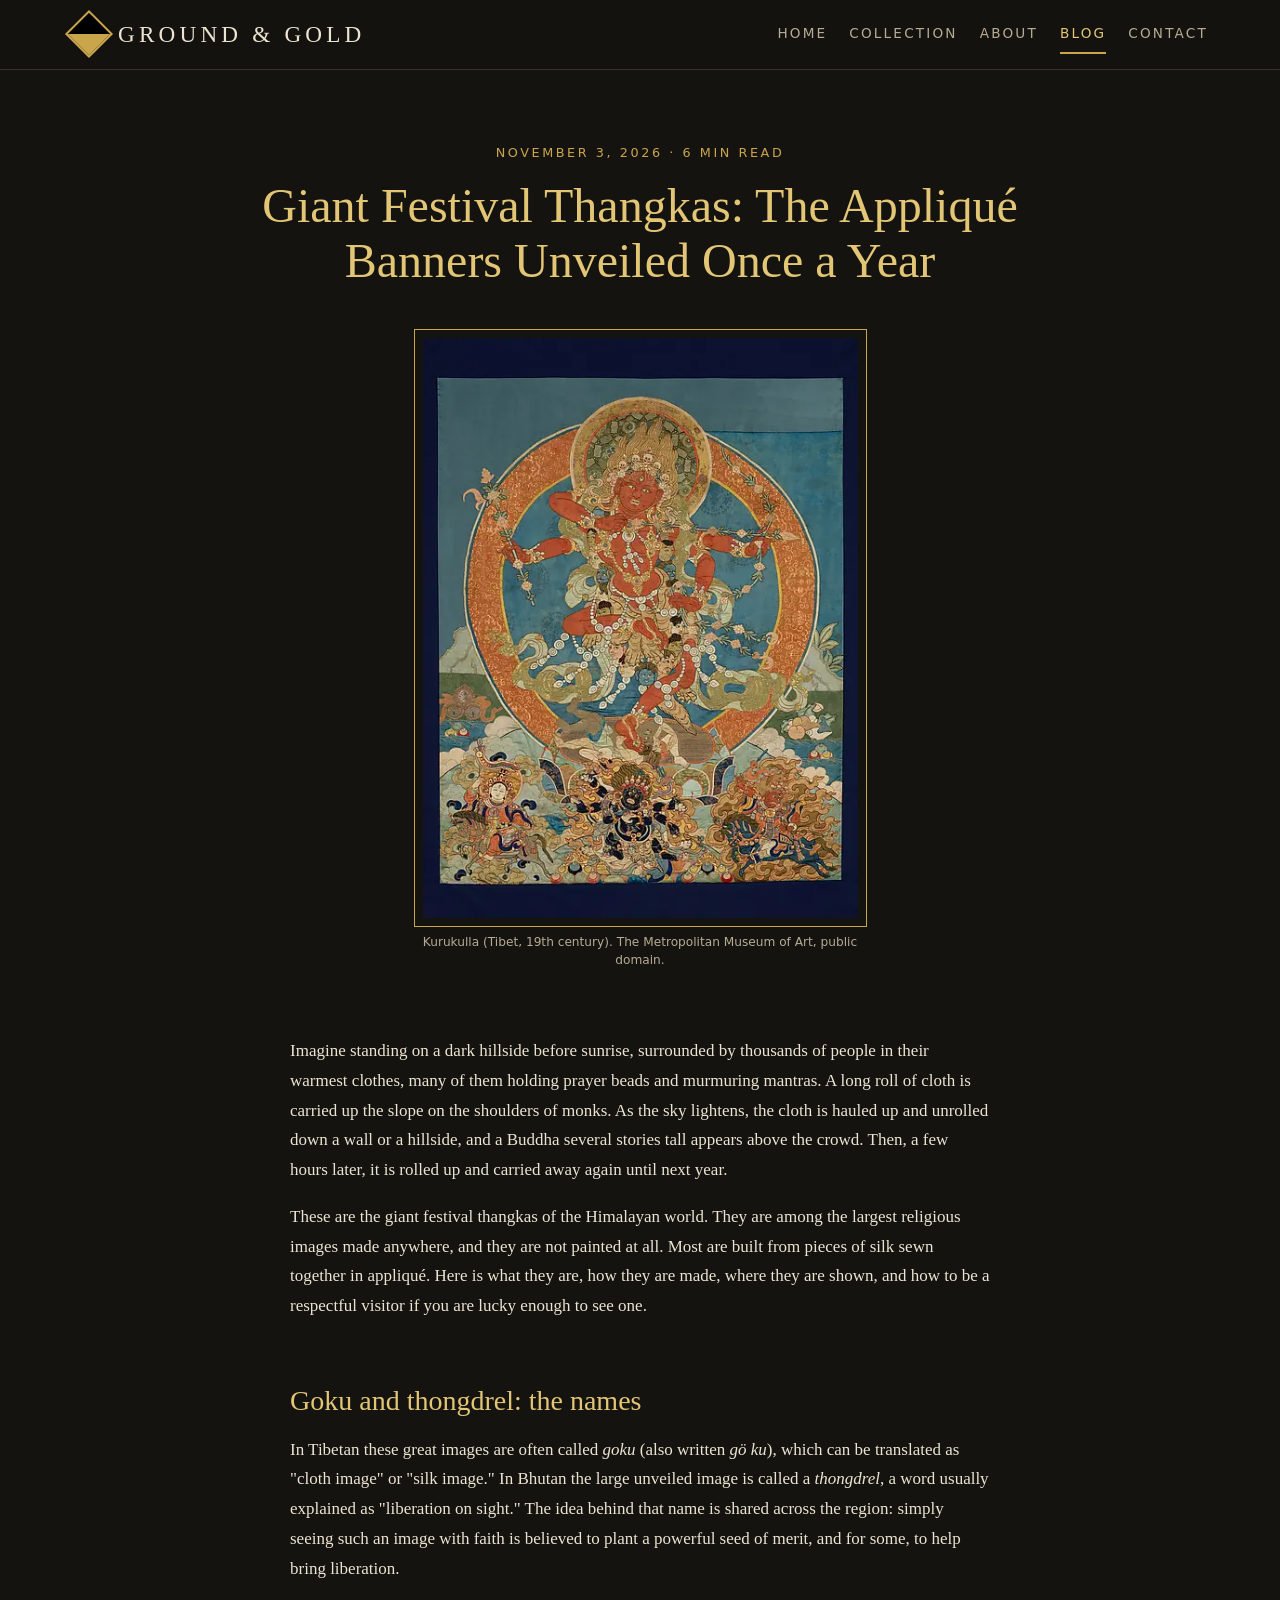
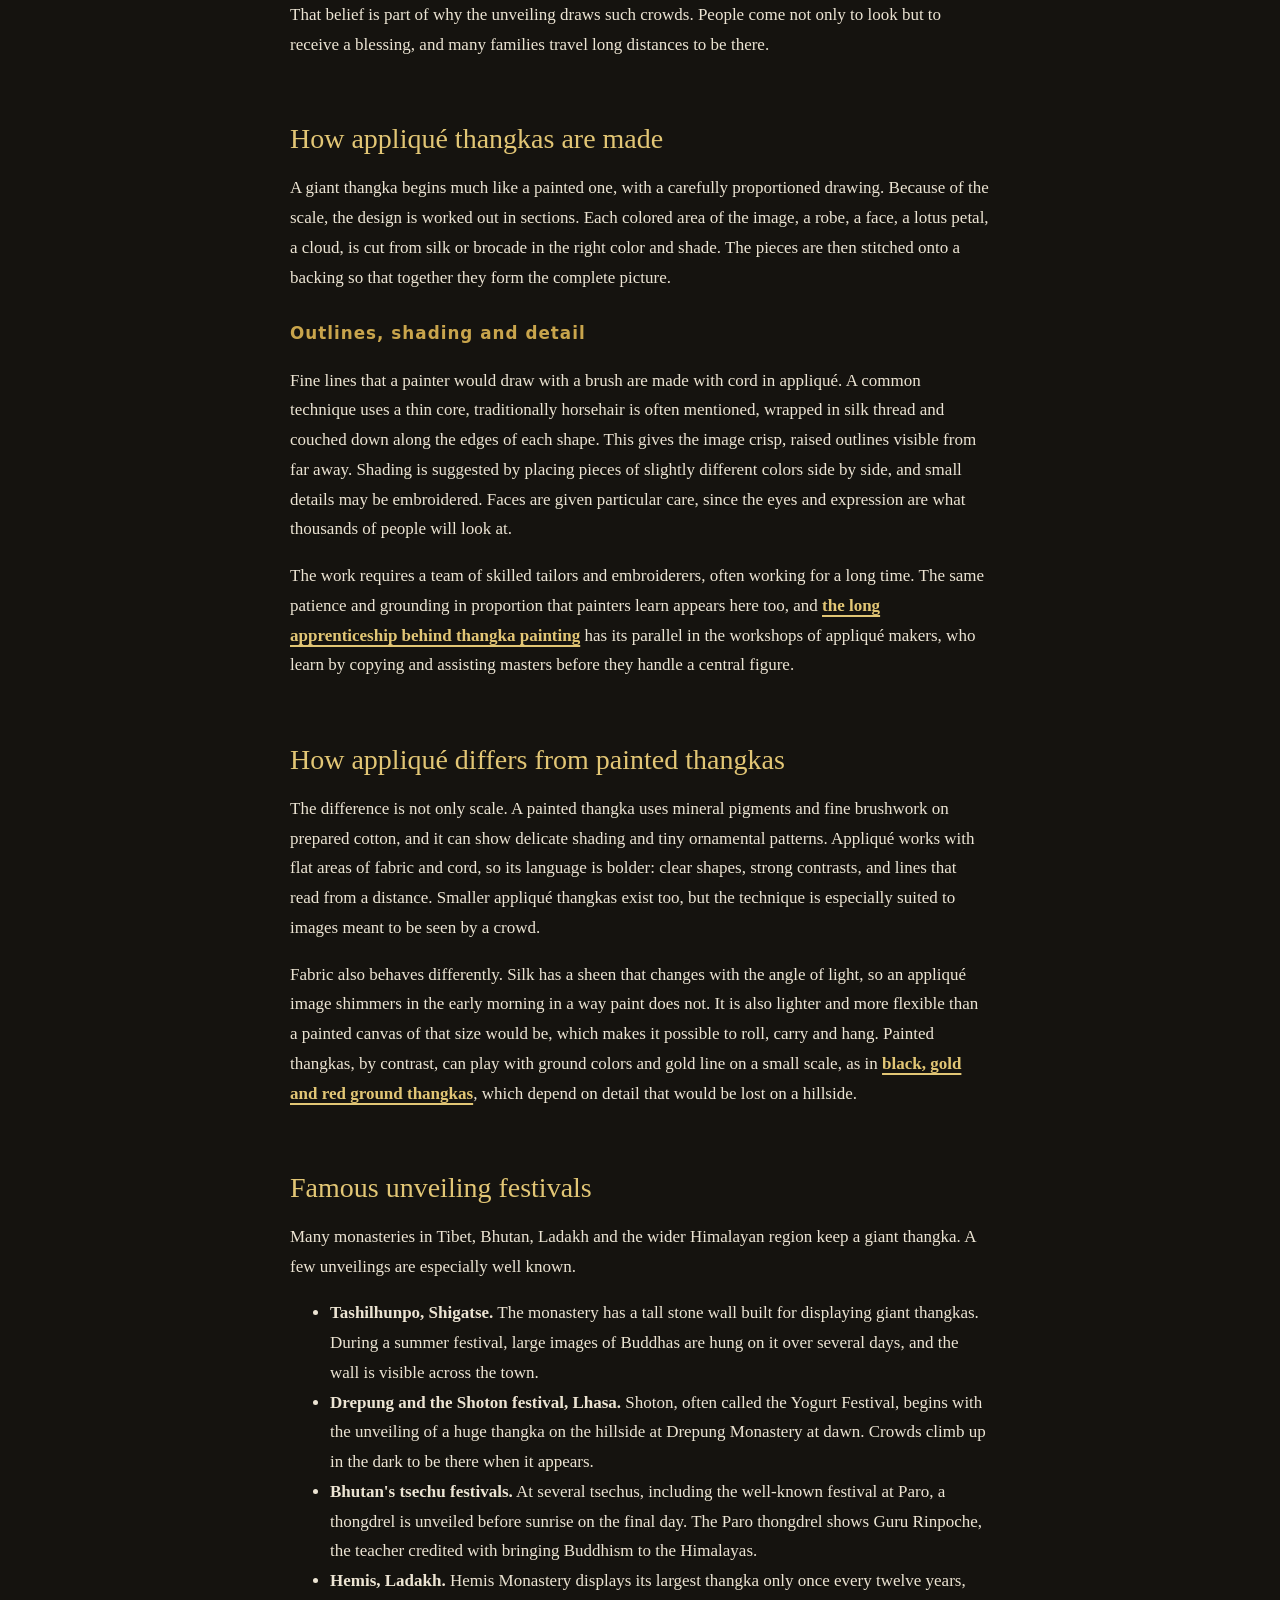
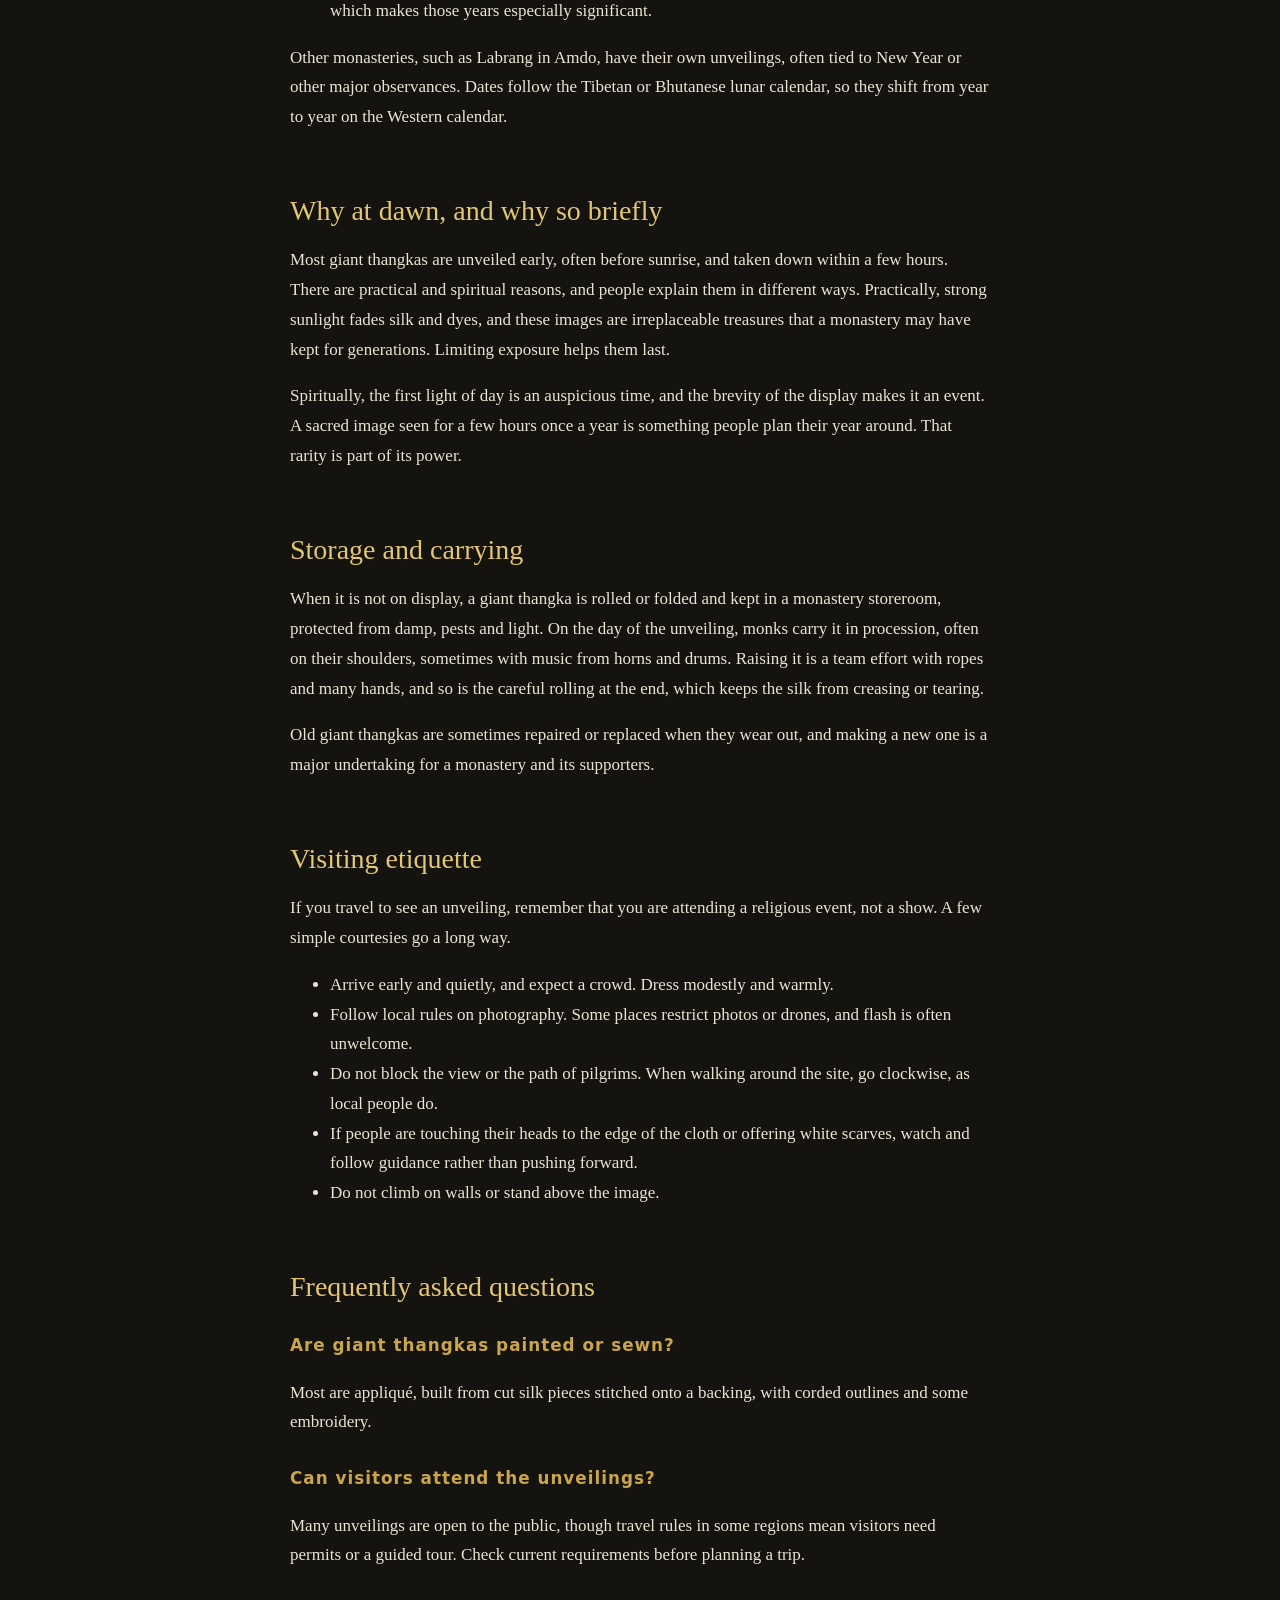
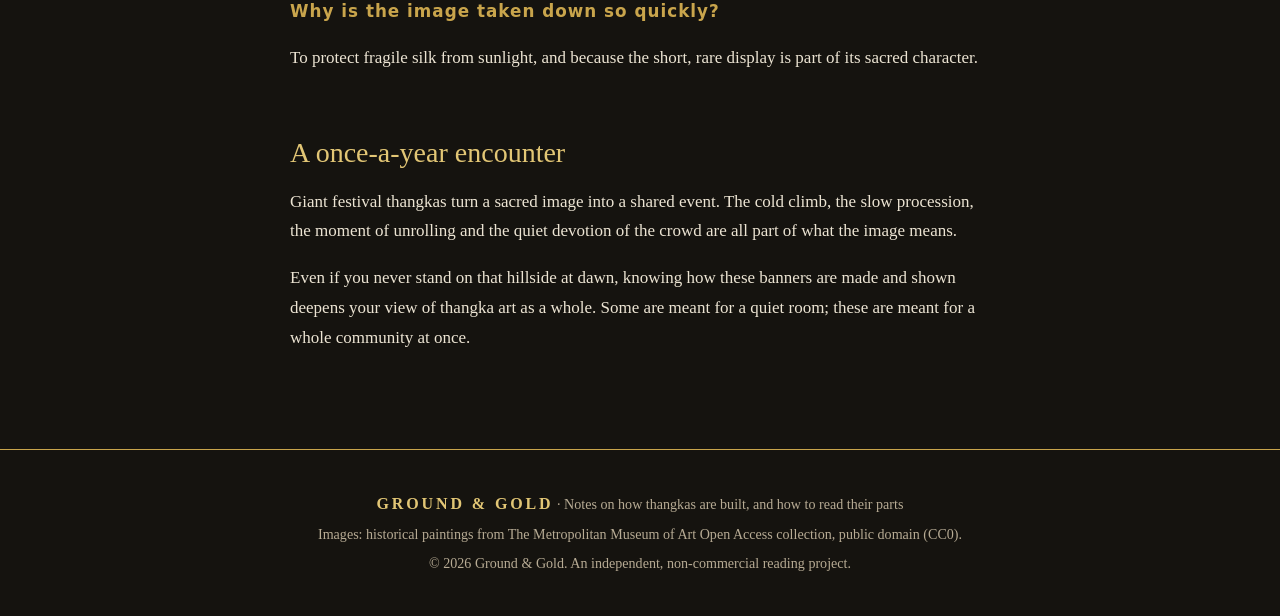
<file: giant-festival-applique-thangkas.html>
<!DOCTYPE html>
<html lang="en">
<head>
<meta charset="utf-8">
<meta name="viewport" content="width=device-width, initial-scale=1">
<title>Giant Festival Thangkas: The Appliqué Banners Unveiled Once a Year | Ground &amp; Gold</title>
<meta name="description" content="Giant festival thangkas explained: how appliqué goku and Bhutanese thongdrel are sewn, where they are unveiled at dawn, and how to visit respectfully.">
<meta name="robots" content="index, follow">
<link rel="canonical" href="https://dodo-432.github.io/ground-and-gold-thangka/giant-festival-applique-thangkas.html">
<meta property="og:type" content="article">
<meta property="og:site_name" content="Ground &amp; Gold">
<meta property="og:title" content="Giant Festival Thangkas: The Appliqué Banners Unveiled Once a Year | Ground &amp; Gold">
<meta property="og:description" content="Giant festival thangkas explained: how appliqué goku and Bhutanese thongdrel are sewn, where they are unveiled at dawn, and how to visit respectfully.">
<meta property="og:url" content="https://dodo-432.github.io/ground-and-gold-thangka/giant-festival-applique-thangkas.html">
<meta property="og:image" content="https://dodo-432.github.io/ground-and-gold-thangka/img/giant-festival-applique-thangkas.webp">
<meta name="twitter:card" content="summary_large_image">
<link rel="icon" href="favicon.svg" type="image/svg+xml">
<link rel="stylesheet" href="style.css">
<meta property="article:published_time" content="2026-11-03">
<script type="application/ld+json">{"@context": "https://schema.org", "@type": "BlogPosting", "headline": "Giant Festival Thangkas: The Appliqué Banners Unveiled Once a Year", "description": "Giant festival thangkas explained: how appliqué goku and Bhutanese thongdrel are sewn, where they are unveiled at dawn, and how to visit respectfully.", "datePublished": "2026-11-03", "dateModified": "2026-11-03", "image": "https://dodo-432.github.io/ground-and-gold-thangka/img/giant-festival-applique-thangkas.webp", "mainEntityOfPage": "https://dodo-432.github.io/ground-and-gold-thangka/giant-festival-applique-thangkas.html", "author": {"@type": "Organization", "name": "Ground & Gold"}, "publisher": {"@type": "Organization", "name": "Ground & Gold"}}</script>
</head>
<body>
<a class="skip" href="#main">Skip to content</a>
<header class="site-header"><div class="bar">
<a class="brand" href="index.html"><span class="brand-mark" aria-hidden="true"></span><span class="brand-name">Ground &amp; Gold</span></a>
<p class="tagline">Notes on how thangkas are built, and how to read their parts</p>
<nav aria-label="Main"><ul><li><a href="index.html">Home</a></li><li><a href="collection.html">Collection</a></li><li><a href="about.html">About</a></li><li><a href="blog.html" aria-current="page">Blog</a></li><li><a href="contact.html">Contact</a></li></ul></nav>
</div></header>
<main id="main">
<article>
<header class="article-head"><p class="meta">November 3, 2026 &middot; 6 min read</p><h1>Giant Festival Thangkas: The Appliqué Banners Unveiled Once a Year</h1></header>
<figure class="article-fig"><img src="img/giant-festival-applique-thangkas.webp" width="468" height="624" alt="Kurukulla, Tibet, 19th century" decoding="async"><figcaption>Kurukulla (Tibet, 19th century). The Metropolitan Museum of Art, public domain.</figcaption></figure>
<div class="prose">
<p>Imagine standing on a dark hillside before sunrise, surrounded by thousands of people in their warmest clothes, many of them holding prayer beads and murmuring mantras. A long roll of cloth is carried up the slope on the shoulders of monks. As the sky lightens, the cloth is hauled up and unrolled down a wall or a hillside, and a Buddha several stories tall appears above the crowd. Then, a few hours later, it is rolled up and carried away again until next year.</p>
<p>These are the giant festival thangkas of the Himalayan world. They are among the largest religious images made anywhere, and they are not painted at all. Most are built from pieces of silk sewn together in appliqué. Here is what they are, how they are made, where they are shown, and how to be a respectful visitor if you are lucky enough to see one.</p>
<h2>Goku and thongdrel: the names</h2>
<p>In Tibetan these great images are often called <em>goku</em> (also written <em>gö ku</em>), which can be translated as "cloth image" or "silk image." In Bhutan the large unveiled image is called a <em>thongdrel</em>, a word usually explained as "liberation on sight." The idea behind that name is shared across the region: simply seeing such an image with faith is believed to plant a powerful seed of merit, and for some, to help bring liberation.</p>
<p>That belief is part of why the unveiling draws such crowds. People come not only to look but to receive a blessing, and many families travel long distances to be there.</p>
<h2>How appliqué thangkas are made</h2>
<p>A giant thangka begins much like a painted one, with a carefully proportioned drawing. Because of the scale, the design is worked out in sections. Each colored area of the image, a robe, a face, a lotus petal, a cloud, is cut from silk or brocade in the right color and shade. The pieces are then stitched onto a backing so that together they form the complete picture.</p>
<h3>Outlines, shading and detail</h3>
<p>Fine lines that a painter would draw with a brush are made with cord in appliqué. A common technique uses a thin core, traditionally horsehair is often mentioned, wrapped in silk thread and couched down along the edges of each shape. This gives the image crisp, raised outlines visible from far away. Shading is suggested by placing pieces of slightly different colors side by side, and small details may be embroidered. Faces are given particular care, since the eyes and expression are what thousands of people will look at.</p>
<p>The work requires a team of skilled tailors and embroiderers, often working for a long time. The same patience and grounding in proportion that painters learn appears here too, and <a href="learning-thangka-painting-apprenticeship.html">the long apprenticeship behind thangka painting</a> has its parallel in the workshops of appliqué makers, who learn by copying and assisting masters before they handle a central figure.</p>
<h2>How appliqué differs from painted thangkas</h2>
<p>The difference is not only scale. A painted thangka uses mineral pigments and fine brushwork on prepared cotton, and it can show delicate shading and tiny ornamental patterns. Appliqué works with flat areas of fabric and cord, so its language is bolder: clear shapes, strong contrasts, and lines that read from a distance. Smaller appliqué thangkas exist too, but the technique is especially suited to images meant to be seen by a crowd.</p>
<p>Fabric also behaves differently. Silk has a sheen that changes with the angle of light, so an appliqué image shimmers in the early morning in a way paint does not. It is also lighter and more flexible than a painted canvas of that size would be, which makes it possible to roll, carry and hang. Painted thangkas, by contrast, can play with ground colors and gold line on a small scale, as in <a href="black-gold-red-ground-thangkas.html">black, gold and red ground thangkas</a>, which depend on detail that would be lost on a hillside.</p>
<h2>Famous unveiling festivals</h2>
<p>Many monasteries in Tibet, Bhutan, Ladakh and the wider Himalayan region keep a giant thangka. A few unveilings are especially well known.</p>
<ul>
<li><strong>Tashilhunpo, Shigatse.</strong> The monastery has a tall stone wall built for displaying giant thangkas. During a summer festival, large images of Buddhas are hung on it over several days, and the wall is visible across the town.</li>
<li><strong>Drepung and the Shoton festival, Lhasa.</strong> Shoton, often called the Yogurt Festival, begins with the unveiling of a huge thangka on the hillside at Drepung Monastery at dawn. Crowds climb up in the dark to be there when it appears.</li>
<li><strong>Bhutan's tsechu festivals.</strong> At several tsechus, including the well-known festival at Paro, a thongdrel is unveiled before sunrise on the final day. The Paro thongdrel shows Guru Rinpoche, the teacher credited with bringing Buddhism to the Himalayas.</li>
<li><strong>Hemis, Ladakh.</strong> Hemis Monastery displays its largest thangka only once every twelve years, which makes those years especially significant.</li>
</ul>
<p>Other monasteries, such as Labrang in Amdo, have their own unveilings, often tied to New Year or other major observances. Dates follow the Tibetan or Bhutanese lunar calendar, so they shift from year to year on the Western calendar.</p>
<h2>Why at dawn, and why so briefly</h2>
<p>Most giant thangkas are unveiled early, often before sunrise, and taken down within a few hours. There are practical and spiritual reasons, and people explain them in different ways. Practically, strong sunlight fades silk and dyes, and these images are irreplaceable treasures that a monastery may have kept for generations. Limiting exposure helps them last.</p>
<p>Spiritually, the first light of day is an auspicious time, and the brevity of the display makes it an event. A sacred image seen for a few hours once a year is something people plan their year around. That rarity is part of its power.</p>
<h2>Storage and carrying</h2>
<p>When it is not on display, a giant thangka is rolled or folded and kept in a monastery storeroom, protected from damp, pests and light. On the day of the unveiling, monks carry it in procession, often on their shoulders, sometimes with music from horns and drums. Raising it is a team effort with ropes and many hands, and so is the careful rolling at the end, which keeps the silk from creasing or tearing.</p>
<p>Old giant thangkas are sometimes repaired or replaced when they wear out, and making a new one is a major undertaking for a monastery and its supporters.</p>
<h2>Visiting etiquette</h2>
<p>If you travel to see an unveiling, remember that you are attending a religious event, not a show. A few simple courtesies go a long way.</p>
<ul>
<li>Arrive early and quietly, and expect a crowd. Dress modestly and warmly.</li>
<li>Follow local rules on photography. Some places restrict photos or drones, and flash is often unwelcome.</li>
<li>Do not block the view or the path of pilgrims. When walking around the site, go clockwise, as local people do.</li>
<li>If people are touching their heads to the edge of the cloth or offering white scarves, watch and follow guidance rather than pushing forward.</li>
<li>Do not climb on walls or stand above the image.</li>
</ul>
<h2>Frequently asked questions</h2>
<h3>Are giant thangkas painted or sewn?</h3>
<p>Most are appliqué, built from cut silk pieces stitched onto a backing, with corded outlines and some embroidery.</p>
<h3>Can visitors attend the unveilings?</h3>
<p>Many unveilings are open to the public, though travel rules in some regions mean visitors need permits or a guided tour. Check current requirements before planning a trip.</p>
<h3>Why is the image taken down so quickly?</h3>
<p>To protect fragile silk from sunlight, and because the short, rare display is part of its sacred character.</p>
<h2>A once-a-year encounter</h2>
<p>Giant festival thangkas turn a sacred image into a shared event. The cold climb, the slow procession, the moment of unrolling and the quiet devotion of the crowd are all part of what the image means.</p>
<p>Even if you never stand on that hillside at dawn, knowing how these banners are made and shown deepens your view of thangka art as a whole. Some are meant for a quiet room; these are meant for a whole community at once.</p>
</div>
</article>
</main>
<footer class="site-footer"><p><strong class="brand-name">Ground &amp; Gold</strong> &middot; Notes on how thangkas are built, and how to read their parts</p>
<p>Images: historical paintings from The Metropolitan Museum of Art Open Access collection, public domain (CC0).</p>
<p>&copy; 2026 Ground &amp; Gold. An independent, non-commercial reading project.</p></footer>
</body>
</html>
</file>
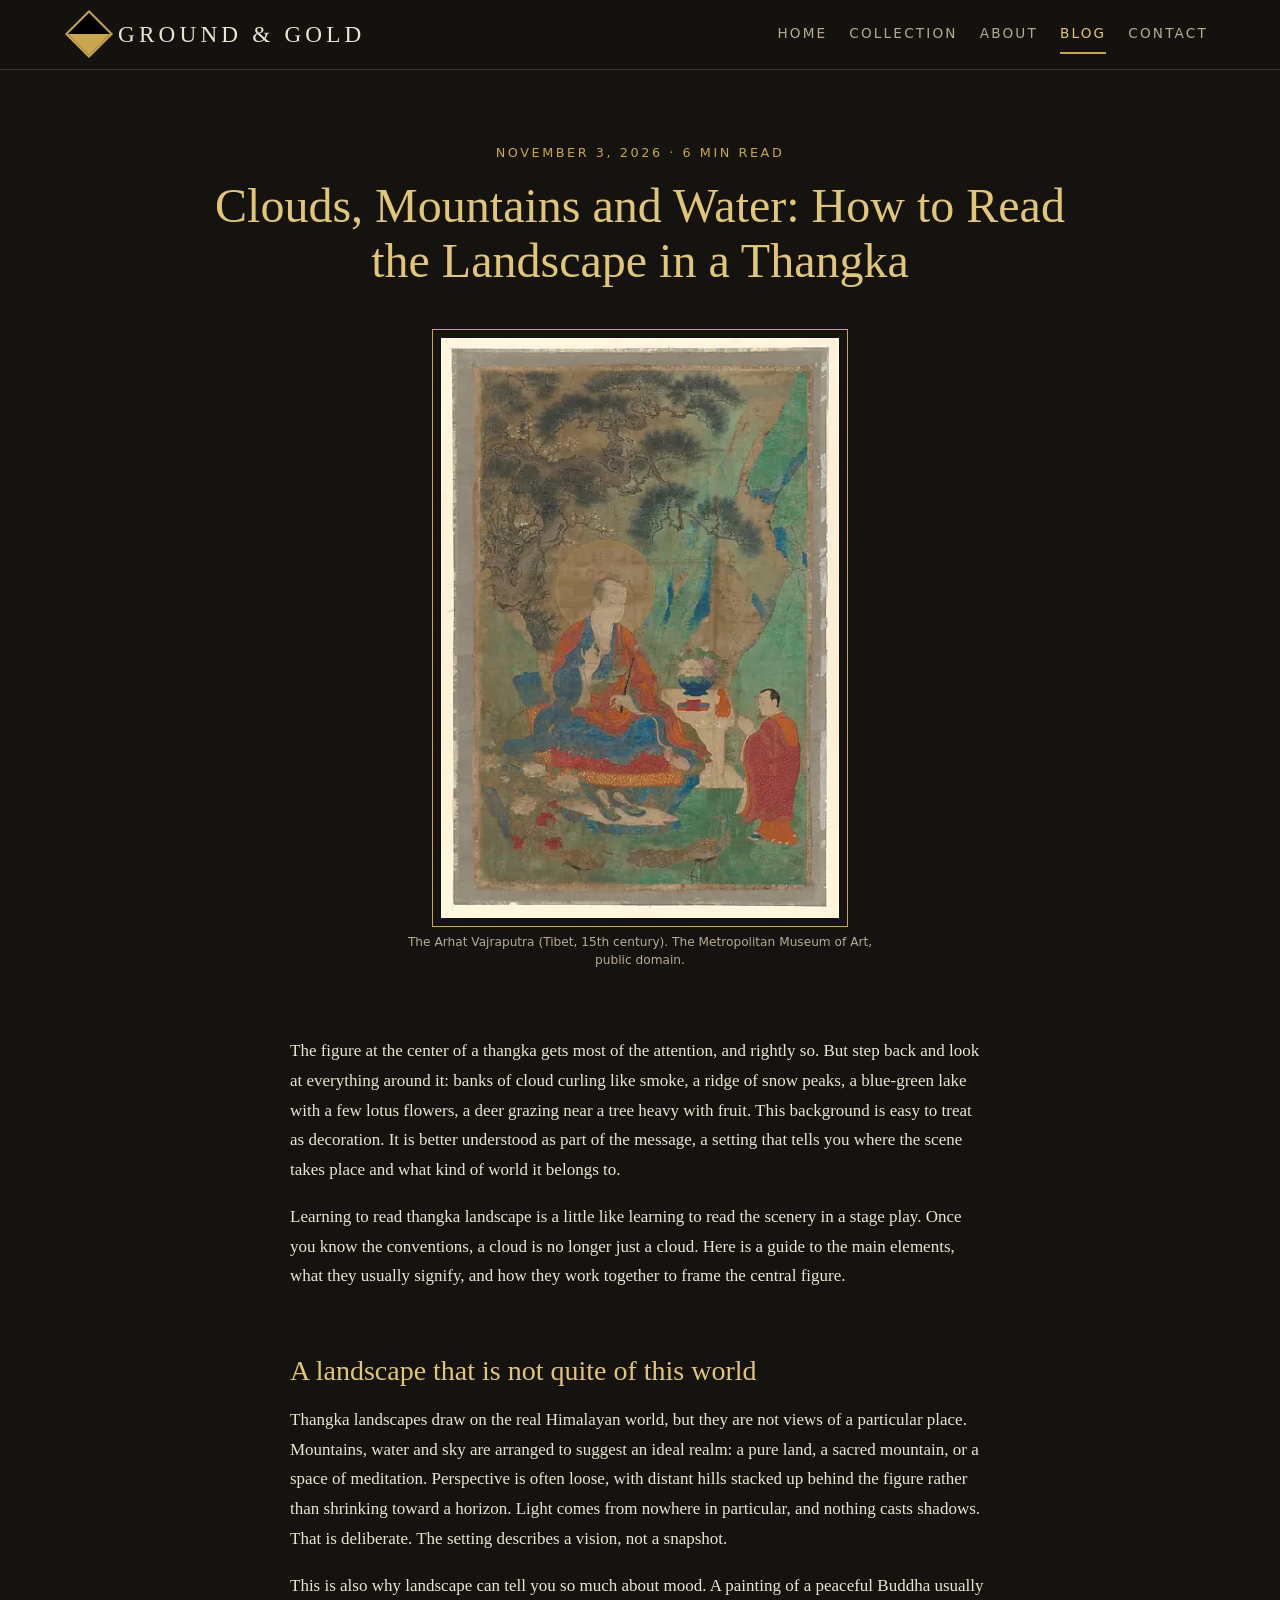
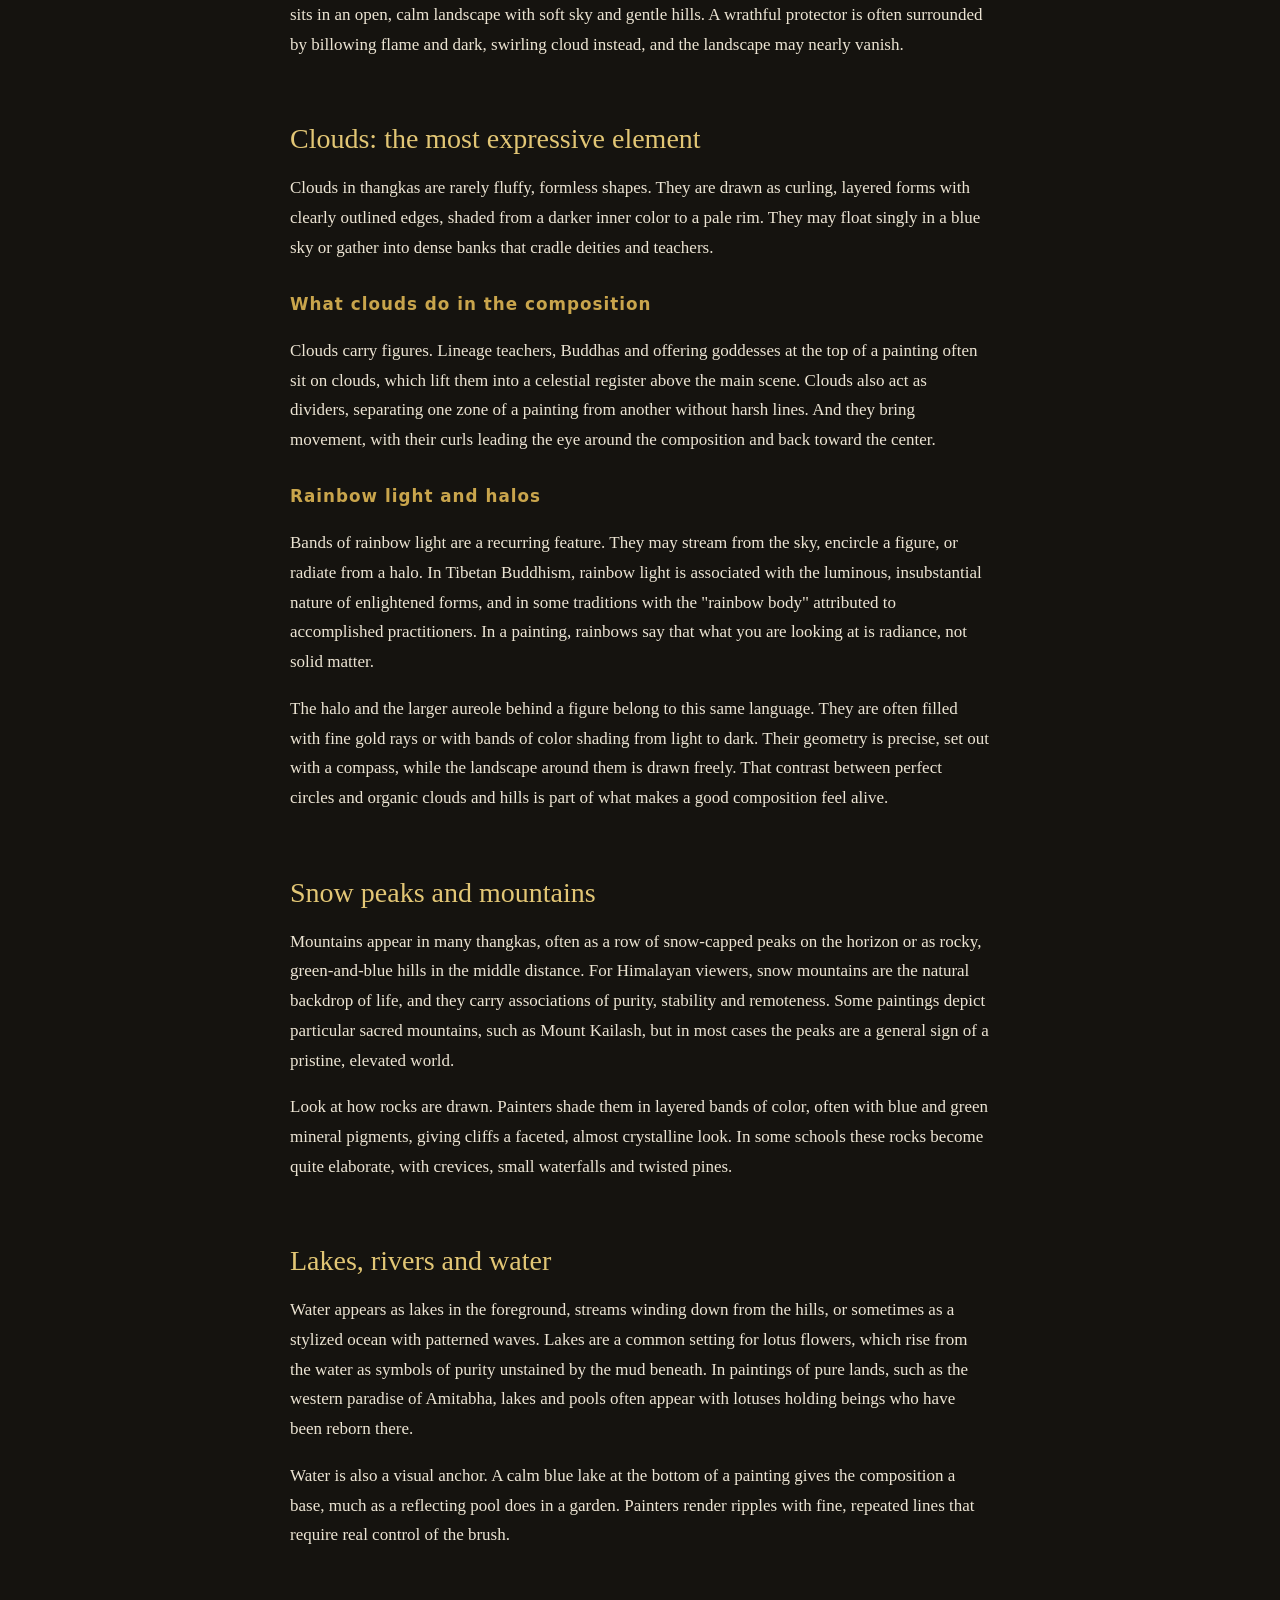
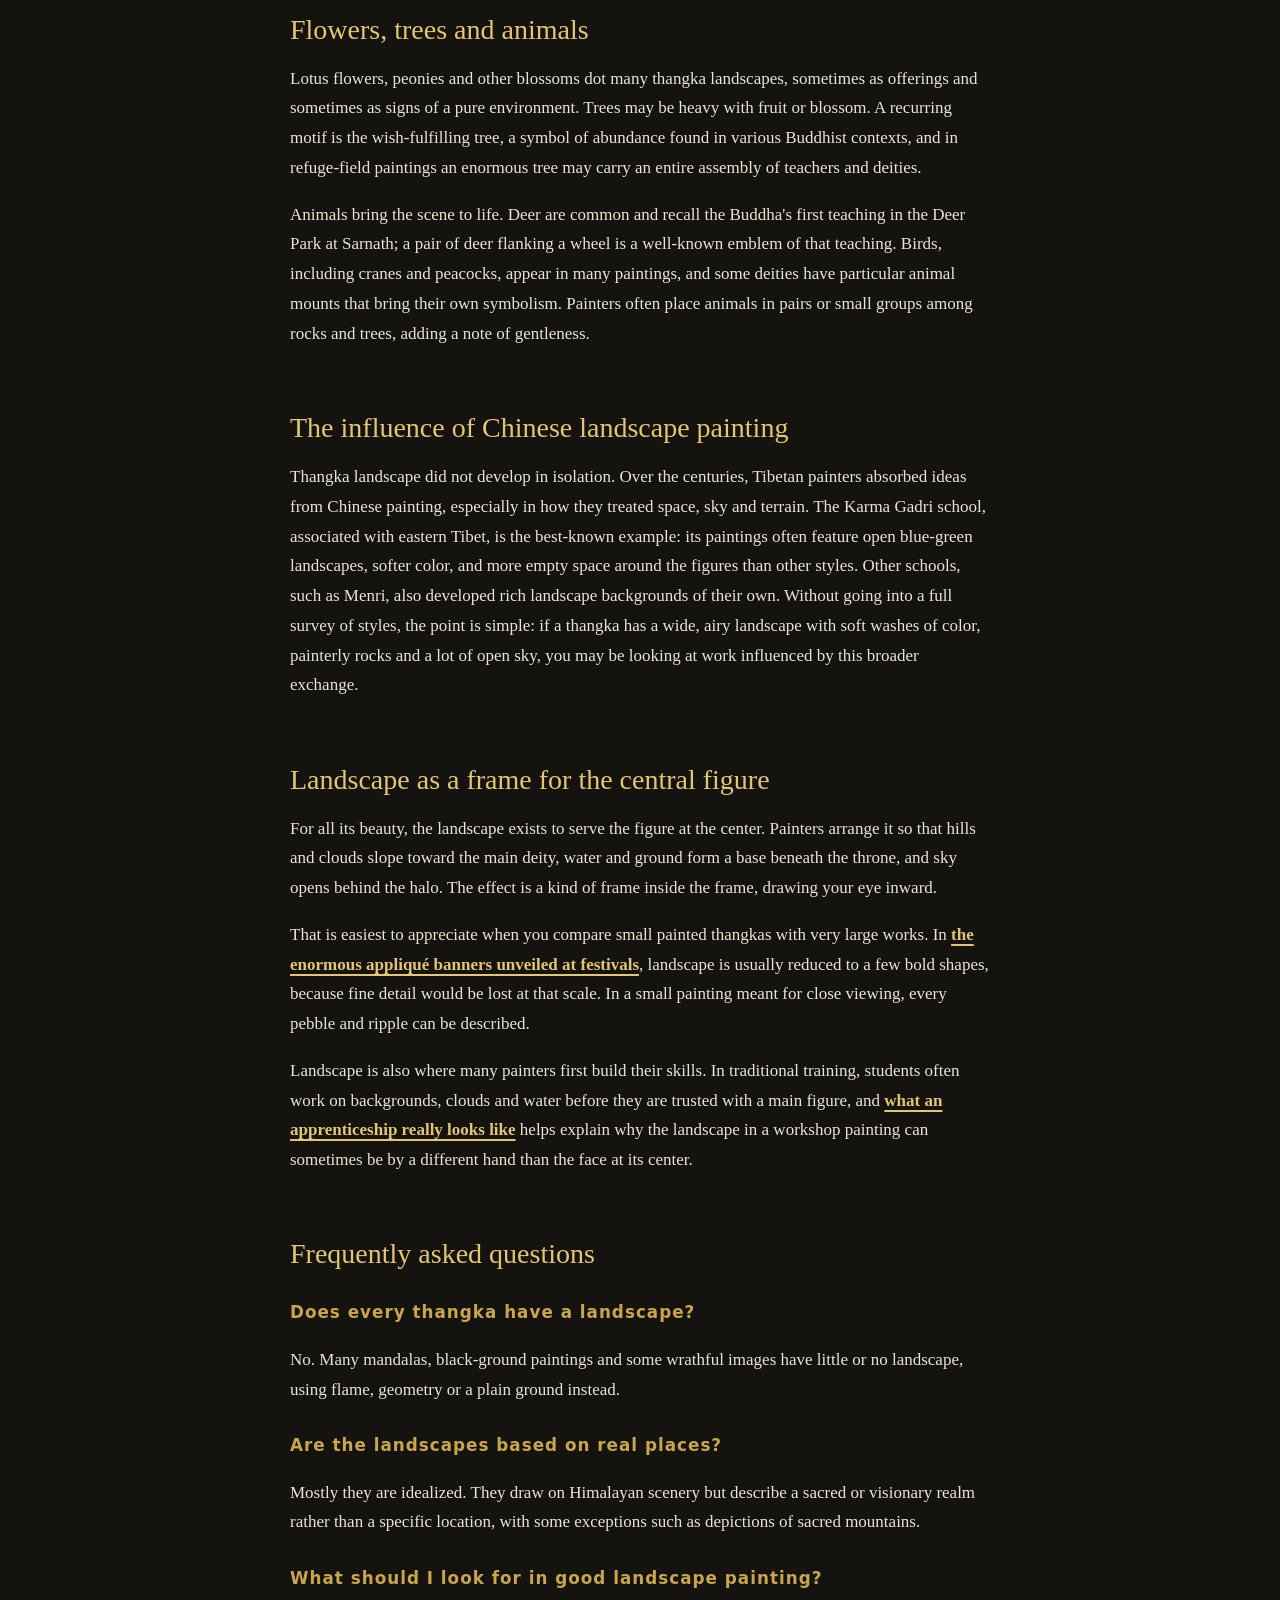
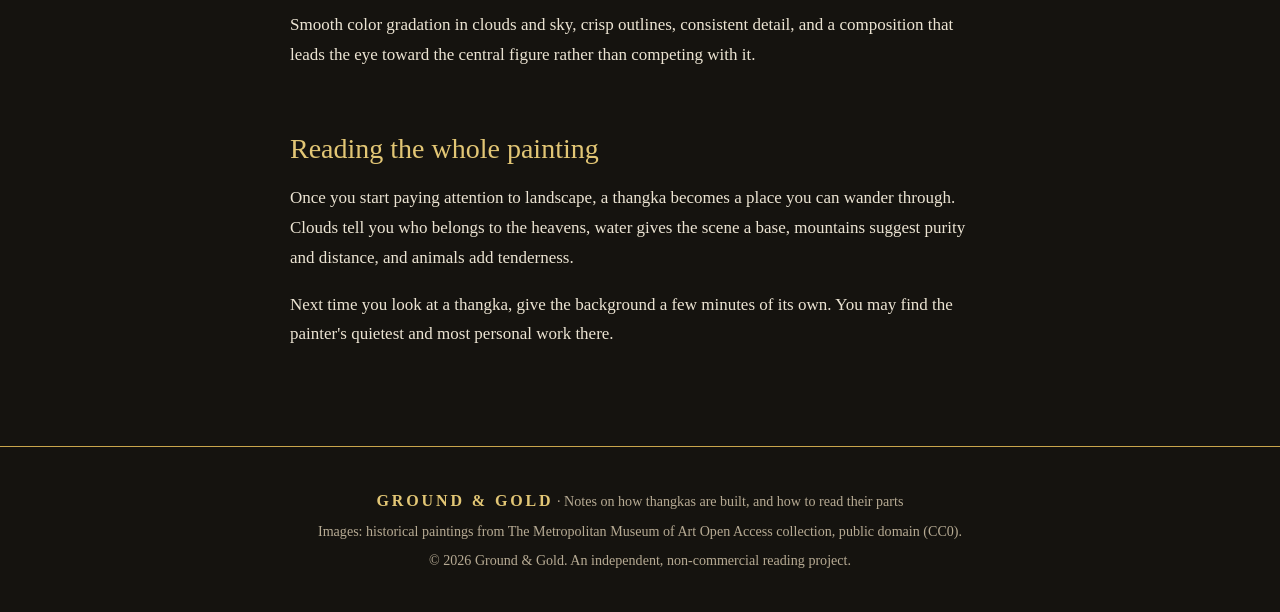
<file: landscape-in-a-thangka.html>
<!DOCTYPE html>
<html lang="en">
<head>
<meta charset="utf-8">
<meta name="viewport" content="width=device-width, initial-scale=1">
<title>Clouds, Mountains and Water: How to Read the Landscape in a Thangka | Ground &amp; Gold</title>
<meta name="description" content="How to read the landscape in a thangka: what clouds, rainbow light, snow peaks, lakes, trees and animals mean, and how they frame the central figure.">
<meta name="robots" content="index, follow">
<link rel="canonical" href="https://dodo-432.github.io/ground-and-gold-thangka/landscape-in-a-thangka.html">
<meta property="og:type" content="article">
<meta property="og:site_name" content="Ground &amp; Gold">
<meta property="og:title" content="Clouds, Mountains and Water: How to Read the Landscape in a Thangka | Ground &amp; Gold">
<meta property="og:description" content="How to read the landscape in a thangka: what clouds, rainbow light, snow peaks, lakes, trees and animals mean, and how they frame the central figure.">
<meta property="og:url" content="https://dodo-432.github.io/ground-and-gold-thangka/landscape-in-a-thangka.html">
<meta property="og:image" content="https://dodo-432.github.io/ground-and-gold-thangka/img/landscape-in-a-thangka.webp">
<meta name="twitter:card" content="summary_large_image">
<link rel="icon" href="favicon.svg" type="image/svg+xml">
<link rel="stylesheet" href="style.css">
<meta property="article:published_time" content="2026-11-03">
<script type="application/ld+json">{"@context": "https://schema.org", "@type": "BlogPosting", "headline": "Clouds, Mountains and Water: How to Read the Landscape in a Thangka", "description": "How to read the landscape in a thangka: what clouds, rainbow light, snow peaks, lakes, trees and animals mean, and how they frame the central figure.", "datePublished": "2026-11-03", "dateModified": "2026-11-03", "image": "https://dodo-432.github.io/ground-and-gold-thangka/img/landscape-in-a-thangka.webp", "mainEntityOfPage": "https://dodo-432.github.io/ground-and-gold-thangka/landscape-in-a-thangka.html", "author": {"@type": "Organization", "name": "Ground & Gold"}, "publisher": {"@type": "Organization", "name": "Ground & Gold"}}</script>
</head>
<body>
<a class="skip" href="#main">Skip to content</a>
<header class="site-header"><div class="bar">
<a class="brand" href="index.html"><span class="brand-mark" aria-hidden="true"></span><span class="brand-name">Ground &amp; Gold</span></a>
<p class="tagline">Notes on how thangkas are built, and how to read their parts</p>
<nav aria-label="Main"><ul><li><a href="index.html">Home</a></li><li><a href="collection.html">Collection</a></li><li><a href="about.html">About</a></li><li><a href="blog.html" aria-current="page">Blog</a></li><li><a href="contact.html">Contact</a></li></ul></nav>
</div></header>
<main id="main">
<article>
<header class="article-head"><p class="meta">November 3, 2026 &middot; 6 min read</p><h1>Clouds, Mountains and Water: How to Read the Landscape in a Thangka</h1></header>
<figure class="article-fig"><img src="img/landscape-in-a-thangka.webp" width="428" height="625" alt="The Arhat  Vajraputra, Tibet, 15th century" decoding="async"><figcaption>The Arhat  Vajraputra (Tibet, 15th century). The Metropolitan Museum of Art, public domain.</figcaption></figure>
<div class="prose">
<p>The figure at the center of a thangka gets most of the attention, and rightly so. But step back and look at everything around it: banks of cloud curling like smoke, a ridge of snow peaks, a blue-green lake with a few lotus flowers, a deer grazing near a tree heavy with fruit. This background is easy to treat as decoration. It is better understood as part of the message, a setting that tells you where the scene takes place and what kind of world it belongs to.</p>
<p>Learning to read thangka landscape is a little like learning to read the scenery in a stage play. Once you know the conventions, a cloud is no longer just a cloud. Here is a guide to the main elements, what they usually signify, and how they work together to frame the central figure.</p>
<h2>A landscape that is not quite of this world</h2>
<p>Thangka landscapes draw on the real Himalayan world, but they are not views of a particular place. Mountains, water and sky are arranged to suggest an ideal realm: a pure land, a sacred mountain, or a space of meditation. Perspective is often loose, with distant hills stacked up behind the figure rather than shrinking toward a horizon. Light comes from nowhere in particular, and nothing casts shadows. That is deliberate. The setting describes a vision, not a snapshot.</p>
<p>This is also why landscape can tell you so much about mood. A painting of a peaceful Buddha usually sits in an open, calm landscape with soft sky and gentle hills. A wrathful protector is often surrounded by billowing flame and dark, swirling cloud instead, and the landscape may nearly vanish.</p>
<h2>Clouds: the most expressive element</h2>
<p>Clouds in thangkas are rarely fluffy, formless shapes. They are drawn as curling, layered forms with clearly outlined edges, shaded from a darker inner color to a pale rim. They may float singly in a blue sky or gather into dense banks that cradle deities and teachers.</p>
<h3>What clouds do in the composition</h3>
<p>Clouds carry figures. Lineage teachers, Buddhas and offering goddesses at the top of a painting often sit on clouds, which lift them into a celestial register above the main scene. Clouds also act as dividers, separating one zone of a painting from another without harsh lines. And they bring movement, with their curls leading the eye around the composition and back toward the center.</p>
<h3>Rainbow light and halos</h3>
<p>Bands of rainbow light are a recurring feature. They may stream from the sky, encircle a figure, or radiate from a halo. In Tibetan Buddhism, rainbow light is associated with the luminous, insubstantial nature of enlightened forms, and in some traditions with the "rainbow body" attributed to accomplished practitioners. In a painting, rainbows say that what you are looking at is radiance, not solid matter.</p>
<p>The halo and the larger aureole behind a figure belong to this same language. They are often filled with fine gold rays or with bands of color shading from light to dark. Their geometry is precise, set out with a compass, while the landscape around them is drawn freely. That contrast between perfect circles and organic clouds and hills is part of what makes a good composition feel alive.</p>
<h2>Snow peaks and mountains</h2>
<p>Mountains appear in many thangkas, often as a row of snow-capped peaks on the horizon or as rocky, green-and-blue hills in the middle distance. For Himalayan viewers, snow mountains are the natural backdrop of life, and they carry associations of purity, stability and remoteness. Some paintings depict particular sacred mountains, such as Mount Kailash, but in most cases the peaks are a general sign of a pristine, elevated world.</p>
<p>Look at how rocks are drawn. Painters shade them in layered bands of color, often with blue and green mineral pigments, giving cliffs a faceted, almost crystalline look. In some schools these rocks become quite elaborate, with crevices, small waterfalls and twisted pines.</p>
<h2>Lakes, rivers and water</h2>
<p>Water appears as lakes in the foreground, streams winding down from the hills, or sometimes as a stylized ocean with patterned waves. Lakes are a common setting for lotus flowers, which rise from the water as symbols of purity unstained by the mud beneath. In paintings of pure lands, such as the western paradise of Amitabha, lakes and pools often appear with lotuses holding beings who have been reborn there.</p>
<p>Water is also a visual anchor. A calm blue lake at the bottom of a painting gives the composition a base, much as a reflecting pool does in a garden. Painters render ripples with fine, repeated lines that require real control of the brush.</p>
<h2>Flowers, trees and animals</h2>
<p>Lotus flowers, peonies and other blossoms dot many thangka landscapes, sometimes as offerings and sometimes as signs of a pure environment. Trees may be heavy with fruit or blossom. A recurring motif is the wish-fulfilling tree, a symbol of abundance found in various Buddhist contexts, and in refuge-field paintings an enormous tree may carry an entire assembly of teachers and deities.</p>
<p>Animals bring the scene to life. Deer are common and recall the Buddha's first teaching in the Deer Park at Sarnath; a pair of deer flanking a wheel is a well-known emblem of that teaching. Birds, including cranes and peacocks, appear in many paintings, and some deities have particular animal mounts that bring their own symbolism. Painters often place animals in pairs or small groups among rocks and trees, adding a note of gentleness.</p>
<h2>The influence of Chinese landscape painting</h2>
<p>Thangka landscape did not develop in isolation. Over the centuries, Tibetan painters absorbed ideas from Chinese painting, especially in how they treated space, sky and terrain. The Karma Gadri school, associated with eastern Tibet, is the best-known example: its paintings often feature open blue-green landscapes, softer color, and more empty space around the figures than other styles. Other schools, such as Menri, also developed rich landscape backgrounds of their own. Without going into a full survey of styles, the point is simple: if a thangka has a wide, airy landscape with soft washes of color, painterly rocks and a lot of open sky, you may be looking at work influenced by this broader exchange.</p>
<h2>Landscape as a frame for the central figure</h2>
<p>For all its beauty, the landscape exists to serve the figure at the center. Painters arrange it so that hills and clouds slope toward the main deity, water and ground form a base beneath the throne, and sky opens behind the halo. The effect is a kind of frame inside the frame, drawing your eye inward.</p>
<p>That is easiest to appreciate when you compare small painted thangkas with very large works. In <a href="giant-festival-applique-thangkas.html">the enormous appliqué banners unveiled at festivals</a>, landscape is usually reduced to a few bold shapes, because fine detail would be lost at that scale. In a small painting meant for close viewing, every pebble and ripple can be described.</p>
<p>Landscape is also where many painters first build their skills. In traditional training, students often work on backgrounds, clouds and water before they are trusted with a main figure, and <a href="learning-thangka-painting-apprenticeship.html">what an apprenticeship really looks like</a> helps explain why the landscape in a workshop painting can sometimes be by a different hand than the face at its center.</p>
<h2>Frequently asked questions</h2>
<h3>Does every thangka have a landscape?</h3>
<p>No. Many mandalas, black-ground paintings and some wrathful images have little or no landscape, using flame, geometry or a plain ground instead.</p>
<h3>Are the landscapes based on real places?</h3>
<p>Mostly they are idealized. They draw on Himalayan scenery but describe a sacred or visionary realm rather than a specific location, with some exceptions such as depictions of sacred mountains.</p>
<h3>What should I look for in good landscape painting?</h3>
<p>Smooth color gradation in clouds and sky, crisp outlines, consistent detail, and a composition that leads the eye toward the central figure rather than competing with it.</p>
<h2>Reading the whole painting</h2>
<p>Once you start paying attention to landscape, a thangka becomes a place you can wander through. Clouds tell you who belongs to the heavens, water gives the scene a base, mountains suggest purity and distance, and animals add tenderness.</p>
<p>Next time you look at a thangka, give the background a few minutes of its own. You may find the painter's quietest and most personal work there.</p>
</div>
</article>
</main>
<footer class="site-footer"><p><strong class="brand-name">Ground &amp; Gold</strong> &middot; Notes on how thangkas are built, and how to read their parts</p>
<p>Images: historical paintings from The Metropolitan Museum of Art Open Access collection, public domain (CC0).</p>
<p>&copy; 2026 Ground &amp; Gold. An independent, non-commercial reading project.</p></footer>
</body>
</html>
</file>
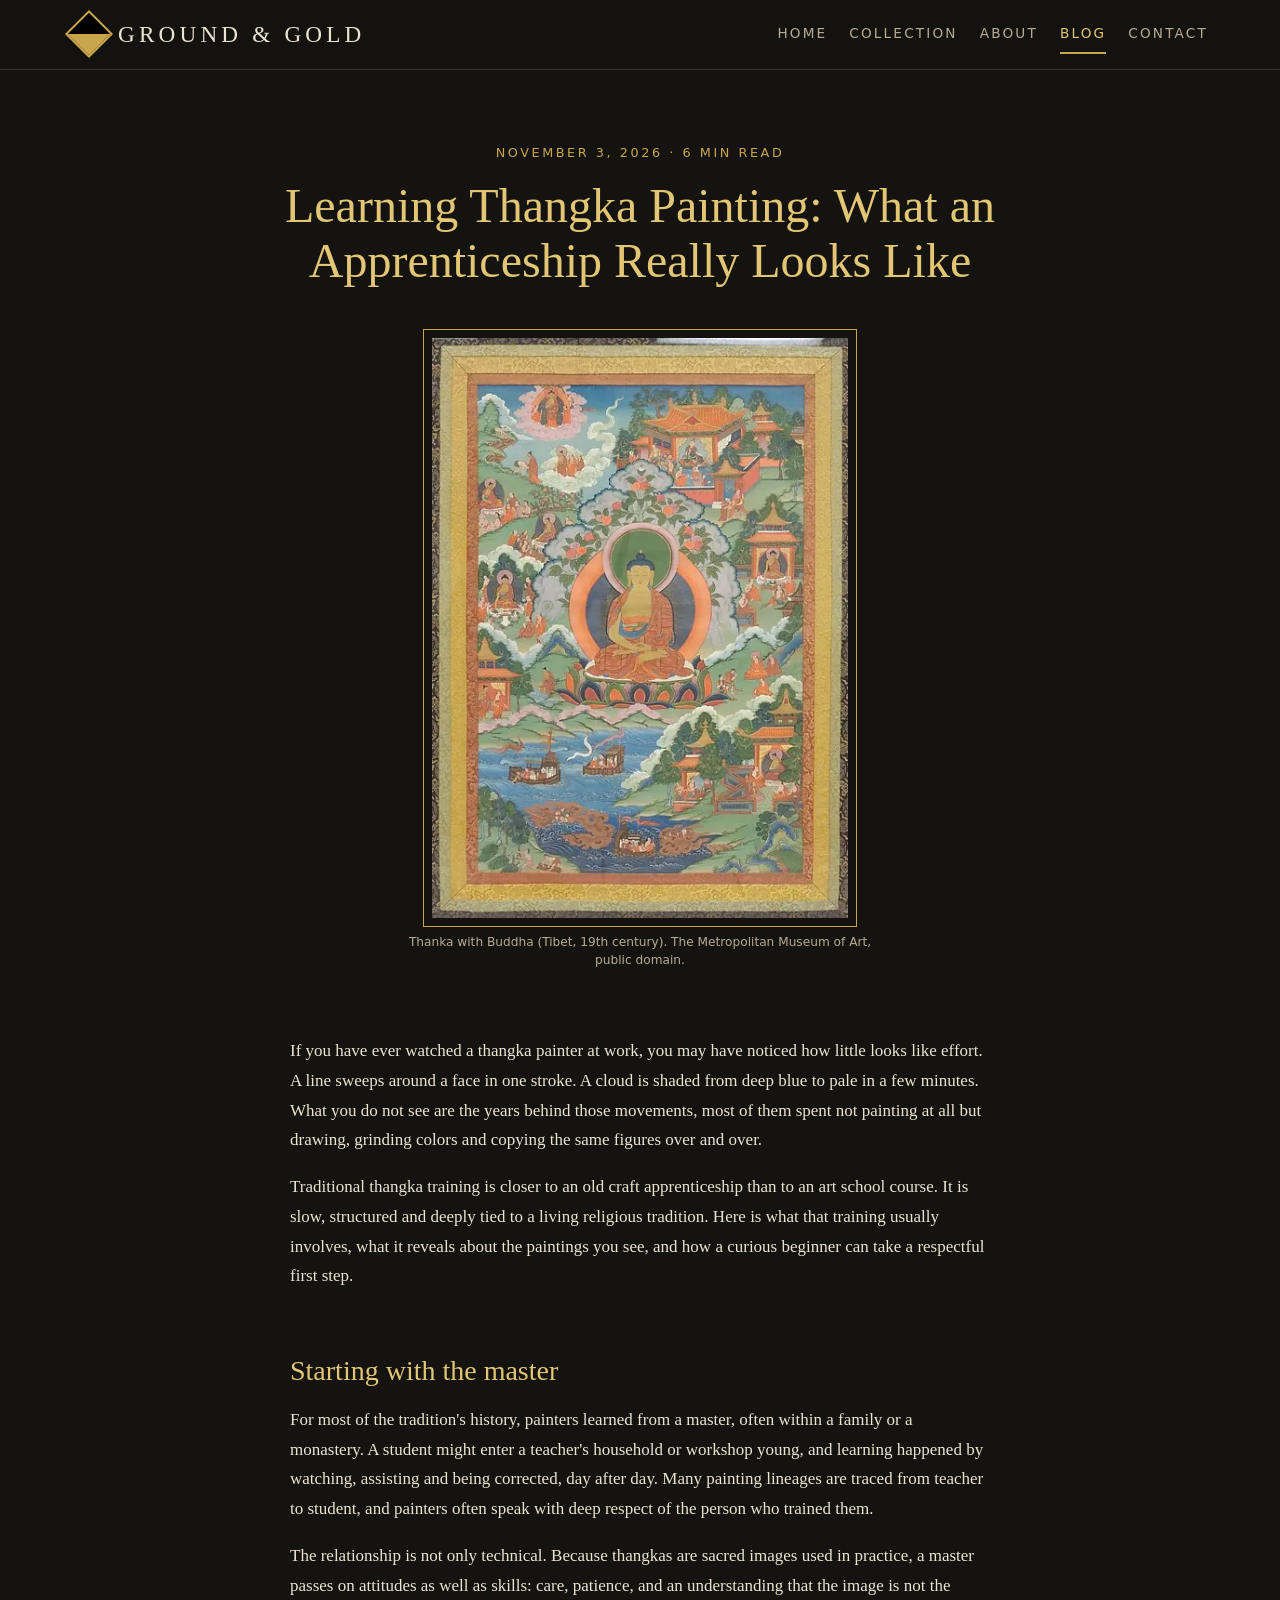
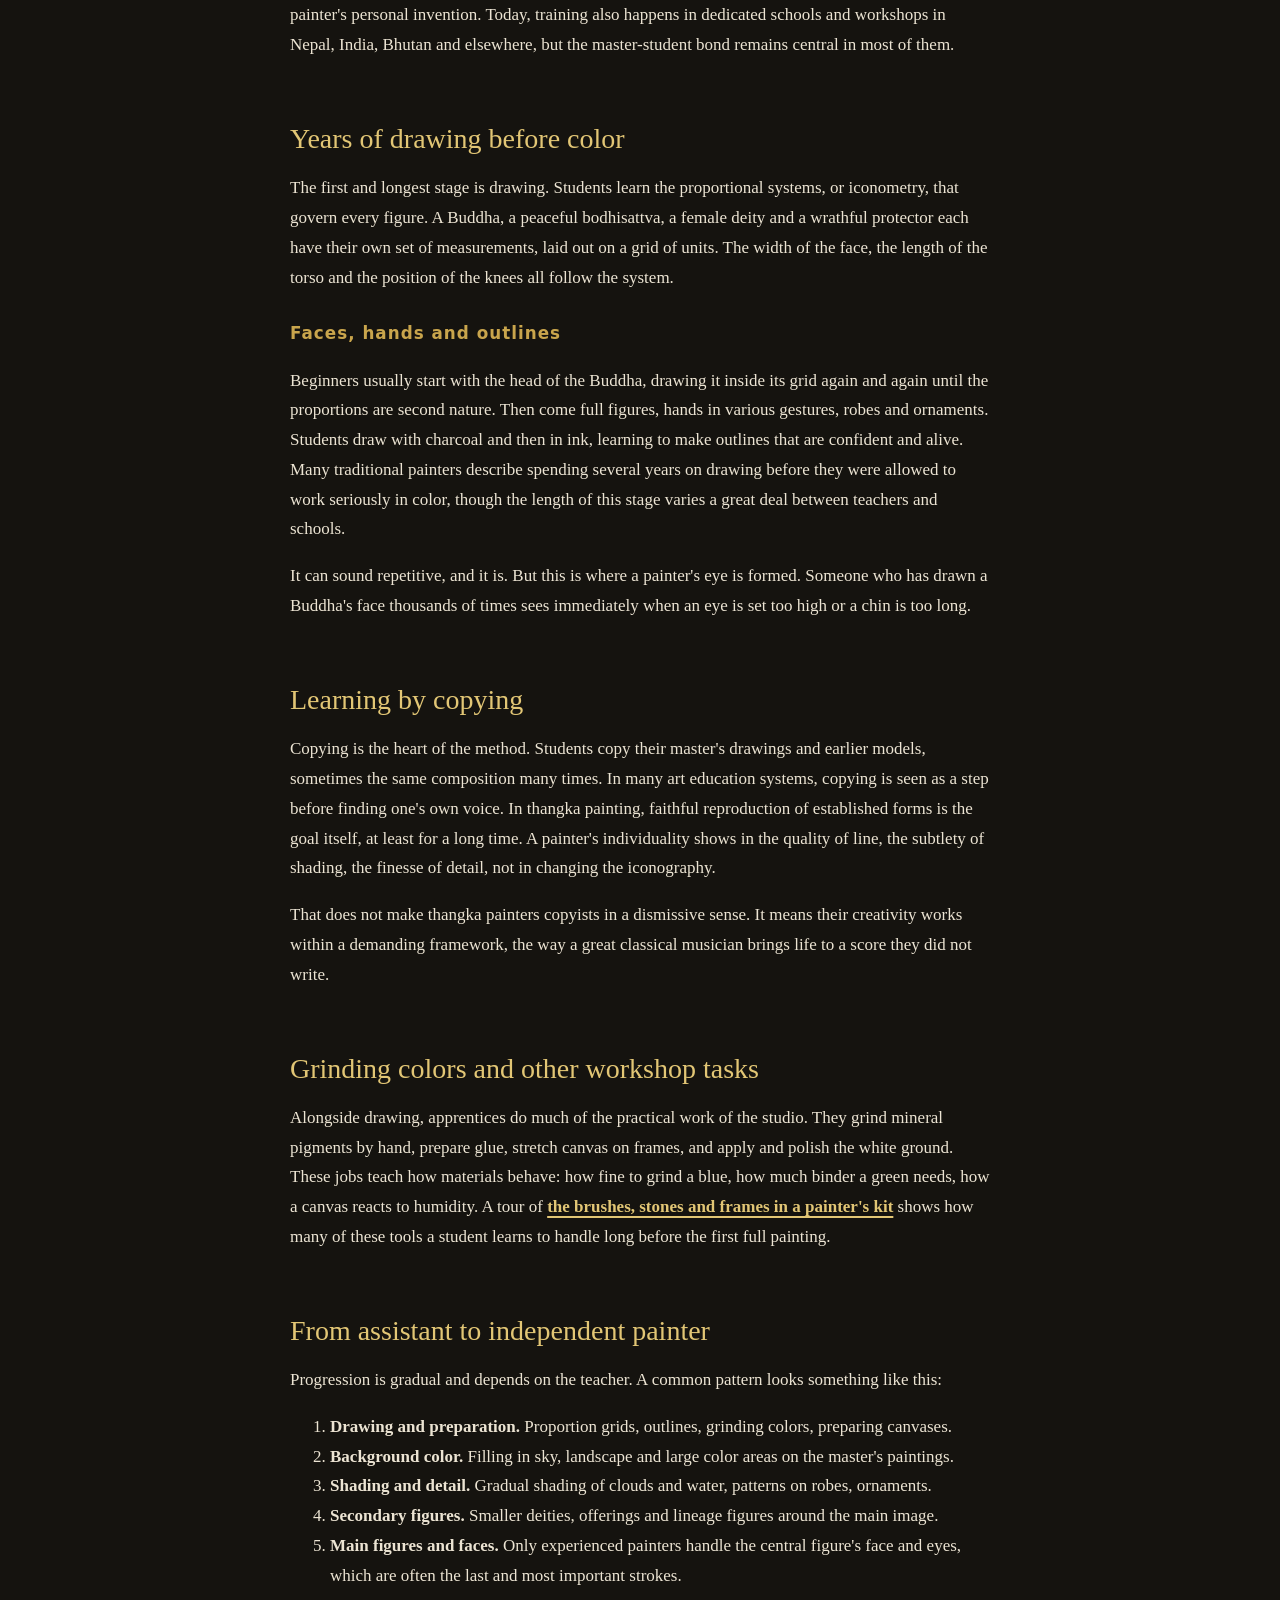
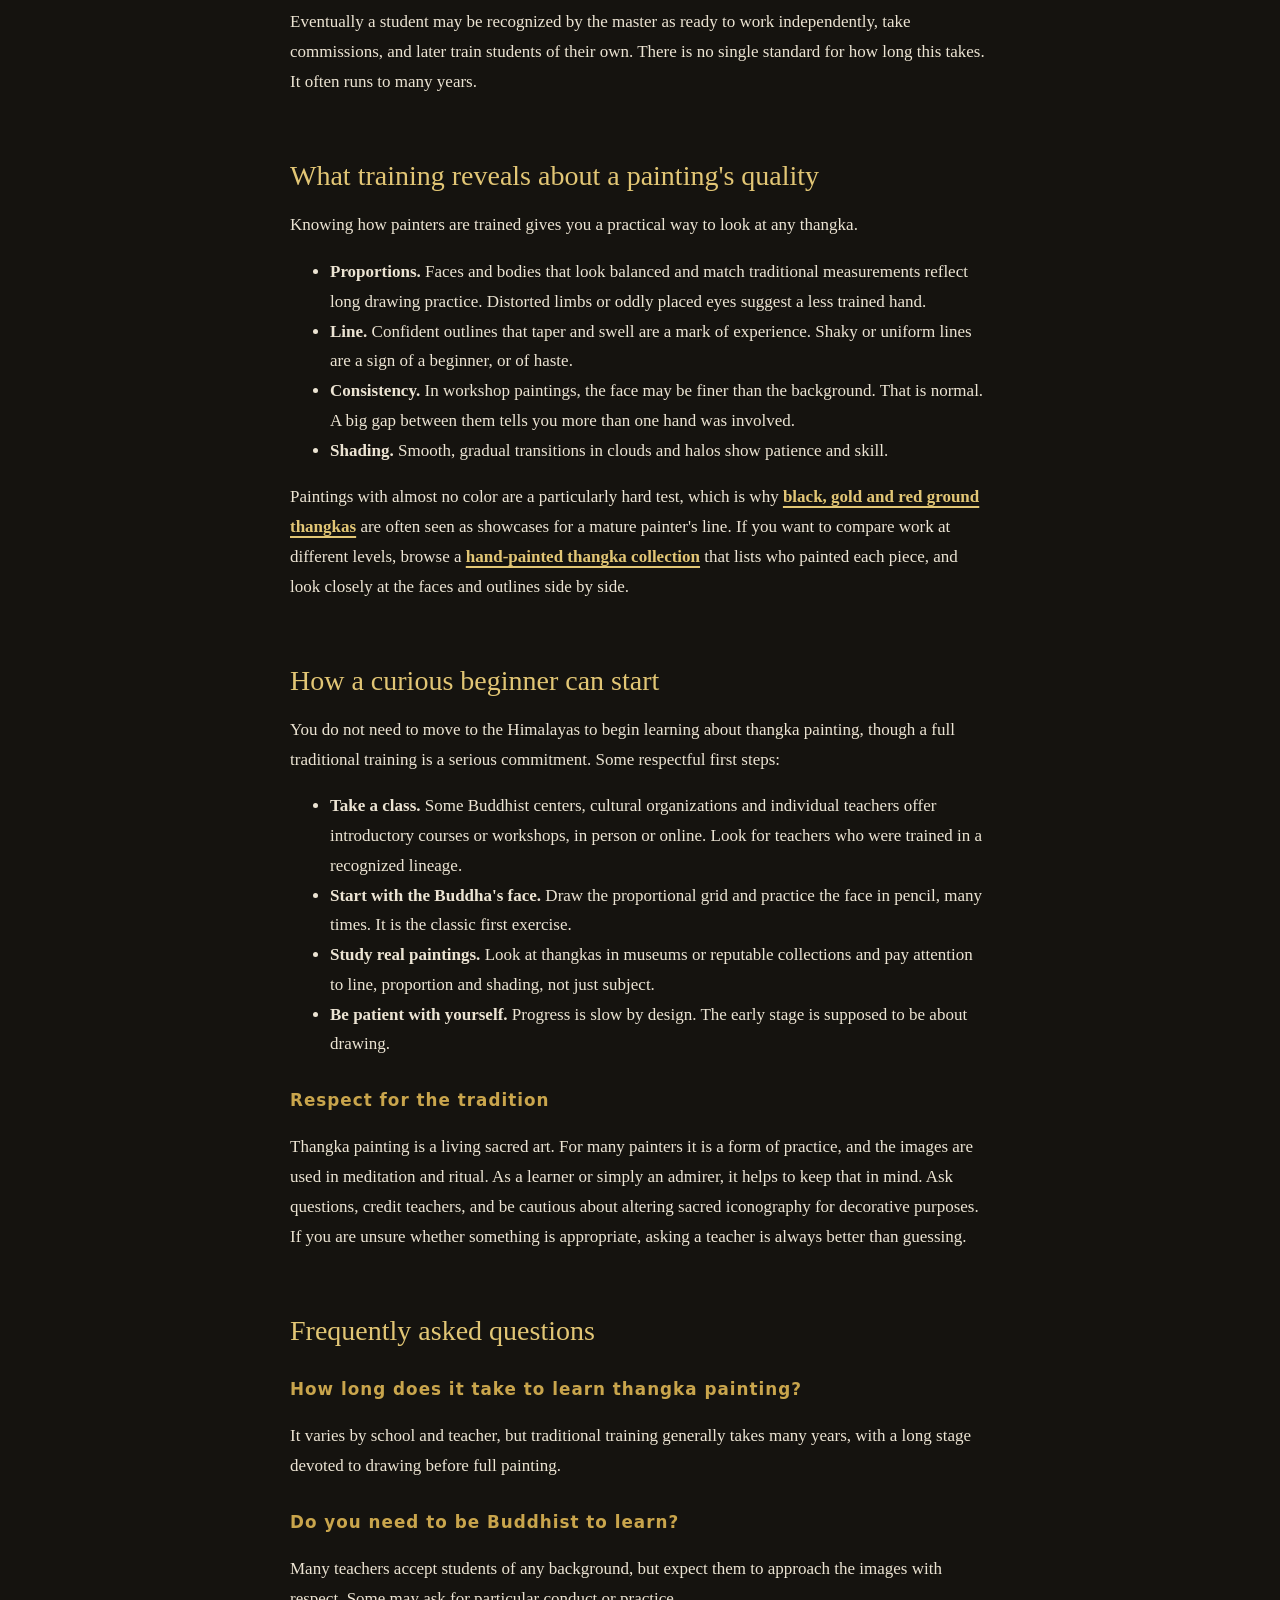
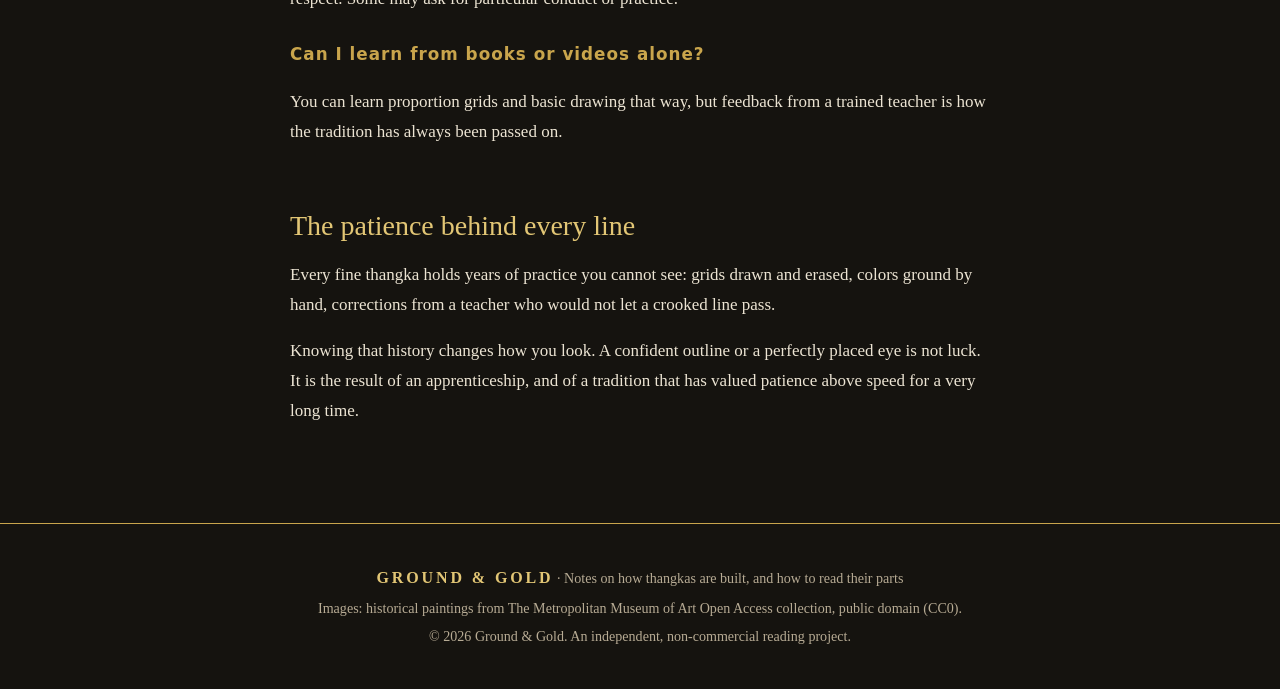
<file: learning-thangka-painting-apprenticeship.html>
<!DOCTYPE html>
<html lang="en">
<head>
<meta charset="utf-8">
<meta name="viewport" content="width=device-width, initial-scale=1">
<title>Learning Thangka Painting: What an Apprenticeship Really Looks Like | Ground &amp; Gold</title>
<meta name="description" content="What learning thangka painting really involves: years of drawing proportions, copying a master, grinding colors, and how a curious beginner can start.">
<meta name="robots" content="index, follow">
<link rel="canonical" href="https://dodo-432.github.io/ground-and-gold-thangka/learning-thangka-painting-apprenticeship.html">
<meta property="og:type" content="article">
<meta property="og:site_name" content="Ground &amp; Gold">
<meta property="og:title" content="Learning Thangka Painting: What an Apprenticeship Really Looks Like | Ground &amp; Gold">
<meta property="og:description" content="What learning thangka painting really involves: years of drawing proportions, copying a master, grinding colors, and how a curious beginner can start.">
<meta property="og:url" content="https://dodo-432.github.io/ground-and-gold-thangka/learning-thangka-painting-apprenticeship.html">
<meta property="og:image" content="https://dodo-432.github.io/ground-and-gold-thangka/img/learning-thangka-painting-apprenticeship.webp">
<meta name="twitter:card" content="summary_large_image">
<link rel="icon" href="favicon.svg" type="image/svg+xml">
<link rel="stylesheet" href="style.css">
<meta property="article:published_time" content="2026-11-03">
<script type="application/ld+json">{"@context": "https://schema.org", "@type": "BlogPosting", "headline": "Learning Thangka Painting: What an Apprenticeship Really Looks Like", "description": "What learning thangka painting really involves: years of drawing proportions, copying a master, grinding colors, and how a curious beginner can start.", "datePublished": "2026-11-03", "dateModified": "2026-11-03", "image": "https://dodo-432.github.io/ground-and-gold-thangka/img/learning-thangka-painting-apprenticeship.webp", "mainEntityOfPage": "https://dodo-432.github.io/ground-and-gold-thangka/learning-thangka-painting-apprenticeship.html", "author": {"@type": "Organization", "name": "Ground & Gold"}, "publisher": {"@type": "Organization", "name": "Ground & Gold"}}</script>
</head>
<body>
<a class="skip" href="#main">Skip to content</a>
<header class="site-header"><div class="bar">
<a class="brand" href="index.html"><span class="brand-mark" aria-hidden="true"></span><span class="brand-name">Ground &amp; Gold</span></a>
<p class="tagline">Notes on how thangkas are built, and how to read their parts</p>
<nav aria-label="Main"><ul><li><a href="index.html">Home</a></li><li><a href="collection.html">Collection</a></li><li><a href="about.html">About</a></li><li><a href="blog.html" aria-current="page">Blog</a></li><li><a href="contact.html">Contact</a></li></ul></nav>
</div></header>
<main id="main">
<article>
<header class="article-head"><p class="meta">November 3, 2026 &middot; 6 min read</p><h1>Learning Thangka Painting: What an Apprenticeship Really Looks Like</h1></header>
<figure class="article-fig"><img src="img/learning-thangka-painting-apprenticeship.webp" width="447" height="624" alt="Thanka with Buddha, Tibet, 19th century" decoding="async"><figcaption>Thanka with Buddha (Tibet, 19th century). The Metropolitan Museum of Art, public domain.</figcaption></figure>
<div class="prose">
<p>If you have ever watched a thangka painter at work, you may have noticed how little looks like effort. A line sweeps around a face in one stroke. A cloud is shaded from deep blue to pale in a few minutes. What you do not see are the years behind those movements, most of them spent not painting at all but drawing, grinding colors and copying the same figures over and over.</p>
<p>Traditional thangka training is closer to an old craft apprenticeship than to an art school course. It is slow, structured and deeply tied to a living religious tradition. Here is what that training usually involves, what it reveals about the paintings you see, and how a curious beginner can take a respectful first step.</p>
<h2>Starting with the master</h2>
<p>For most of the tradition's history, painters learned from a master, often within a family or a monastery. A student might enter a teacher's household or workshop young, and learning happened by watching, assisting and being corrected, day after day. Many painting lineages are traced from teacher to student, and painters often speak with deep respect of the person who trained them.</p>
<p>The relationship is not only technical. Because thangkas are sacred images used in practice, a master passes on attitudes as well as skills: care, patience, and an understanding that the image is not the painter's personal invention. Today, training also happens in dedicated schools and workshops in Nepal, India, Bhutan and elsewhere, but the master-student bond remains central in most of them.</p>
<h2>Years of drawing before color</h2>
<p>The first and longest stage is drawing. Students learn the proportional systems, or iconometry, that govern every figure. A Buddha, a peaceful bodhisattva, a female deity and a wrathful protector each have their own set of measurements, laid out on a grid of units. The width of the face, the length of the torso and the position of the knees all follow the system.</p>
<h3>Faces, hands and outlines</h3>
<p>Beginners usually start with the head of the Buddha, drawing it inside its grid again and again until the proportions are second nature. Then come full figures, hands in various gestures, robes and ornaments. Students draw with charcoal and then in ink, learning to make outlines that are confident and alive. Many traditional painters describe spending several years on drawing before they were allowed to work seriously in color, though the length of this stage varies a great deal between teachers and schools.</p>
<p>It can sound repetitive, and it is. But this is where a painter's eye is formed. Someone who has drawn a Buddha's face thousands of times sees immediately when an eye is set too high or a chin is too long.</p>
<h2>Learning by copying</h2>
<p>Copying is the heart of the method. Students copy their master's drawings and earlier models, sometimes the same composition many times. In many art education systems, copying is seen as a step before finding one's own voice. In thangka painting, faithful reproduction of established forms is the goal itself, at least for a long time. A painter's individuality shows in the quality of line, the subtlety of shading, the finesse of detail, not in changing the iconography.</p>
<p>That does not make thangka painters copyists in a dismissive sense. It means their creativity works within a demanding framework, the way a great classical musician brings life to a score they did not write.</p>
<h2>Grinding colors and other workshop tasks</h2>
<p>Alongside drawing, apprentices do much of the practical work of the studio. They grind mineral pigments by hand, prepare glue, stretch canvas on frames, and apply and polish the white ground. These jobs teach how materials behave: how fine to grind a blue, how much binder a green needs, how a canvas reacts to humidity. A tour of <a href="thangka-painter-toolkit.html">the brushes, stones and frames in a painter's kit</a> shows how many of these tools a student learns to handle long before the first full painting.</p>
<h2>From assistant to independent painter</h2>
<p>Progression is gradual and depends on the teacher. A common pattern looks something like this:</p>
<ol>
<li><strong>Drawing and preparation.</strong> Proportion grids, outlines, grinding colors, preparing canvases.</li>
<li><strong>Background color.</strong> Filling in sky, landscape and large color areas on the master's paintings.</li>
<li><strong>Shading and detail.</strong> Gradual shading of clouds and water, patterns on robes, ornaments.</li>
<li><strong>Secondary figures.</strong> Smaller deities, offerings and lineage figures around the main image.</li>
<li><strong>Main figures and faces.</strong> Only experienced painters handle the central figure's face and eyes, which are often the last and most important strokes.</li>
</ol>
<p>Eventually a student may be recognized by the master as ready to work independently, take commissions, and later train students of their own. There is no single standard for how long this takes. It often runs to many years.</p>
<h2>What training reveals about a painting's quality</h2>
<p>Knowing how painters are trained gives you a practical way to look at any thangka.</p>
<ul>
<li><strong>Proportions.</strong> Faces and bodies that look balanced and match traditional measurements reflect long drawing practice. Distorted limbs or oddly placed eyes suggest a less trained hand.</li>
<li><strong>Line.</strong> Confident outlines that taper and swell are a mark of experience. Shaky or uniform lines are a sign of a beginner, or of haste.</li>
<li><strong>Consistency.</strong> In workshop paintings, the face may be finer than the background. That is normal. A big gap between them tells you more than one hand was involved.</li>
<li><strong>Shading.</strong> Smooth, gradual transitions in clouds and halos show patience and skill.</li>
</ul>
<p>Paintings with almost no color are a particularly hard test, which is why <a href="black-gold-red-ground-thangkas.html">black, gold and red ground thangkas</a> are often seen as showcases for a mature painter's line. If you want to compare work at different levels, browse a <a href="https://nepathangka.com/collections/thangka-paintings">hand-painted thangka collection</a> that lists who painted each piece, and look closely at the faces and outlines side by side.</p>
<h2>How a curious beginner can start</h2>
<p>You do not need to move to the Himalayas to begin learning about thangka painting, though a full traditional training is a serious commitment. Some respectful first steps:</p>
<ul>
<li><strong>Take a class.</strong> Some Buddhist centers, cultural organizations and individual teachers offer introductory courses or workshops, in person or online. Look for teachers who were trained in a recognized lineage.</li>
<li><strong>Start with the Buddha's face.</strong> Draw the proportional grid and practice the face in pencil, many times. It is the classic first exercise.</li>
<li><strong>Study real paintings.</strong> Look at thangkas in museums or reputable collections and pay attention to line, proportion and shading, not just subject.</li>
<li><strong>Be patient with yourself.</strong> Progress is slow by design. The early stage is supposed to be about drawing.</li>
</ul>
<h3>Respect for the tradition</h3>
<p>Thangka painting is a living sacred art. For many painters it is a form of practice, and the images are used in meditation and ritual. As a learner or simply an admirer, it helps to keep that in mind. Ask questions, credit teachers, and be cautious about altering sacred iconography for decorative purposes. If you are unsure whether something is appropriate, asking a teacher is always better than guessing.</p>
<h2>Frequently asked questions</h2>
<h3>How long does it take to learn thangka painting?</h3>
<p>It varies by school and teacher, but traditional training generally takes many years, with a long stage devoted to drawing before full painting.</p>
<h3>Do you need to be Buddhist to learn?</h3>
<p>Many teachers accept students of any background, but expect them to approach the images with respect. Some may ask for particular conduct or practice.</p>
<h3>Can I learn from books or videos alone?</h3>
<p>You can learn proportion grids and basic drawing that way, but feedback from a trained teacher is how the tradition has always been passed on.</p>
<h2>The patience behind every line</h2>
<p>Every fine thangka holds years of practice you cannot see: grids drawn and erased, colors ground by hand, corrections from a teacher who would not let a crooked line pass.</p>
<p>Knowing that history changes how you look. A confident outline or a perfectly placed eye is not luck. It is the result of an apprenticeship, and of a tradition that has valued patience above speed for a very long time.</p>
</div>
</article>
</main>
<footer class="site-footer"><p><strong class="brand-name">Ground &amp; Gold</strong> &middot; Notes on how thangkas are built, and how to read their parts</p>
<p>Images: historical paintings from The Metropolitan Museum of Art Open Access collection, public domain (CC0).</p>
<p>&copy; 2026 Ground &amp; Gold. An independent, non-commercial reading project.</p></footer>
</body>
</html>
</file>
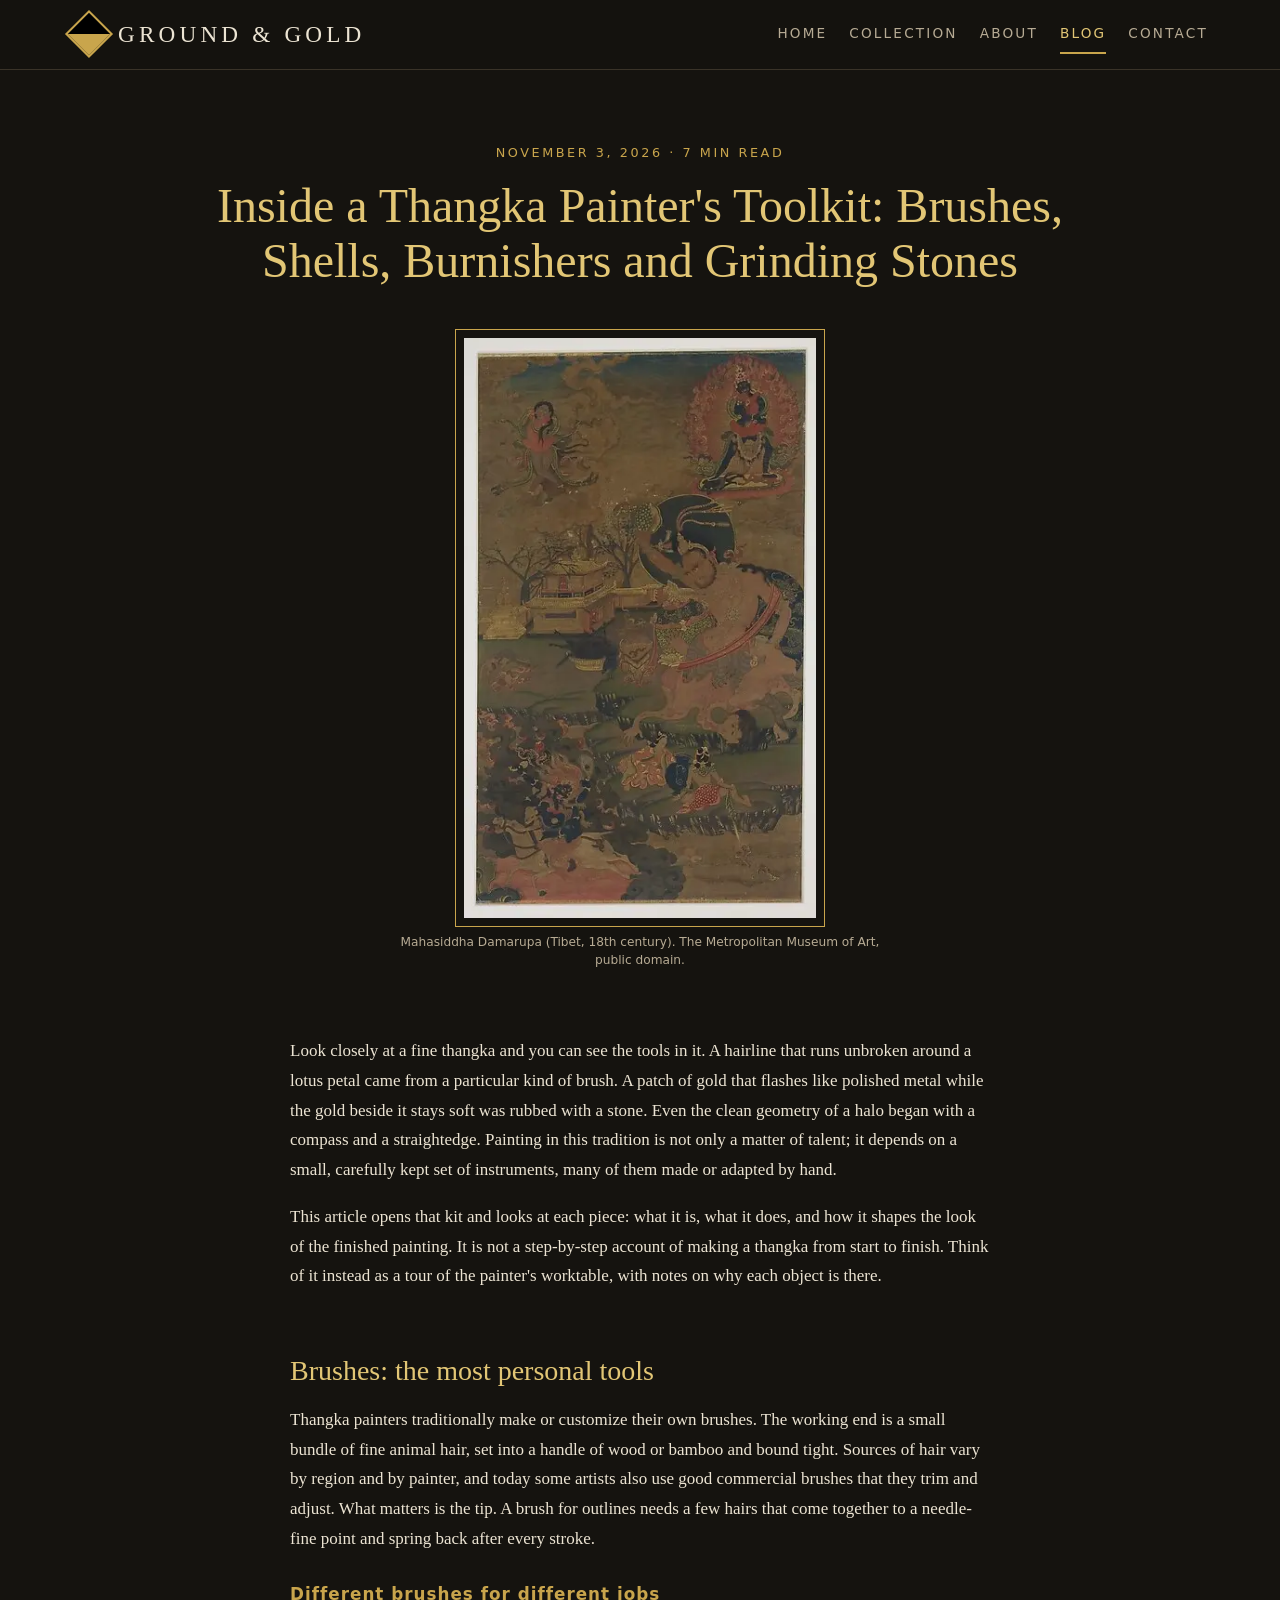
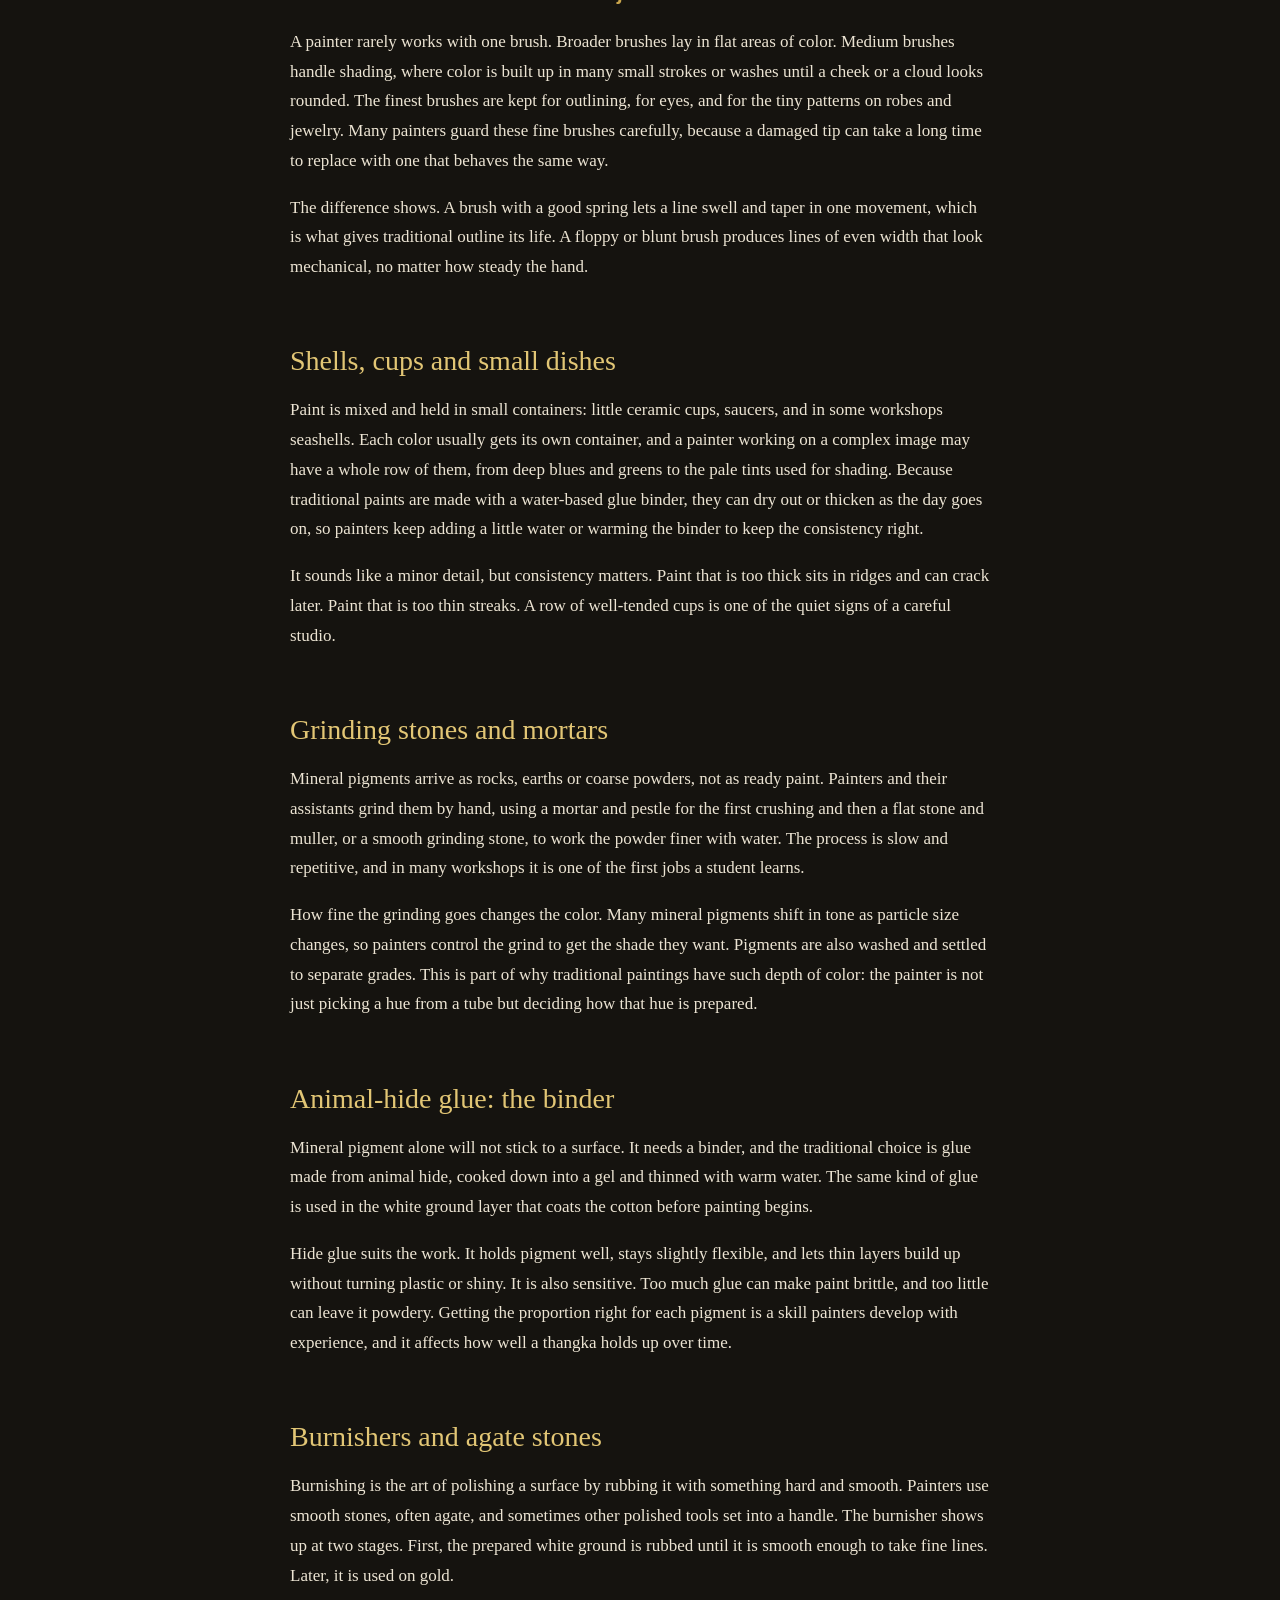
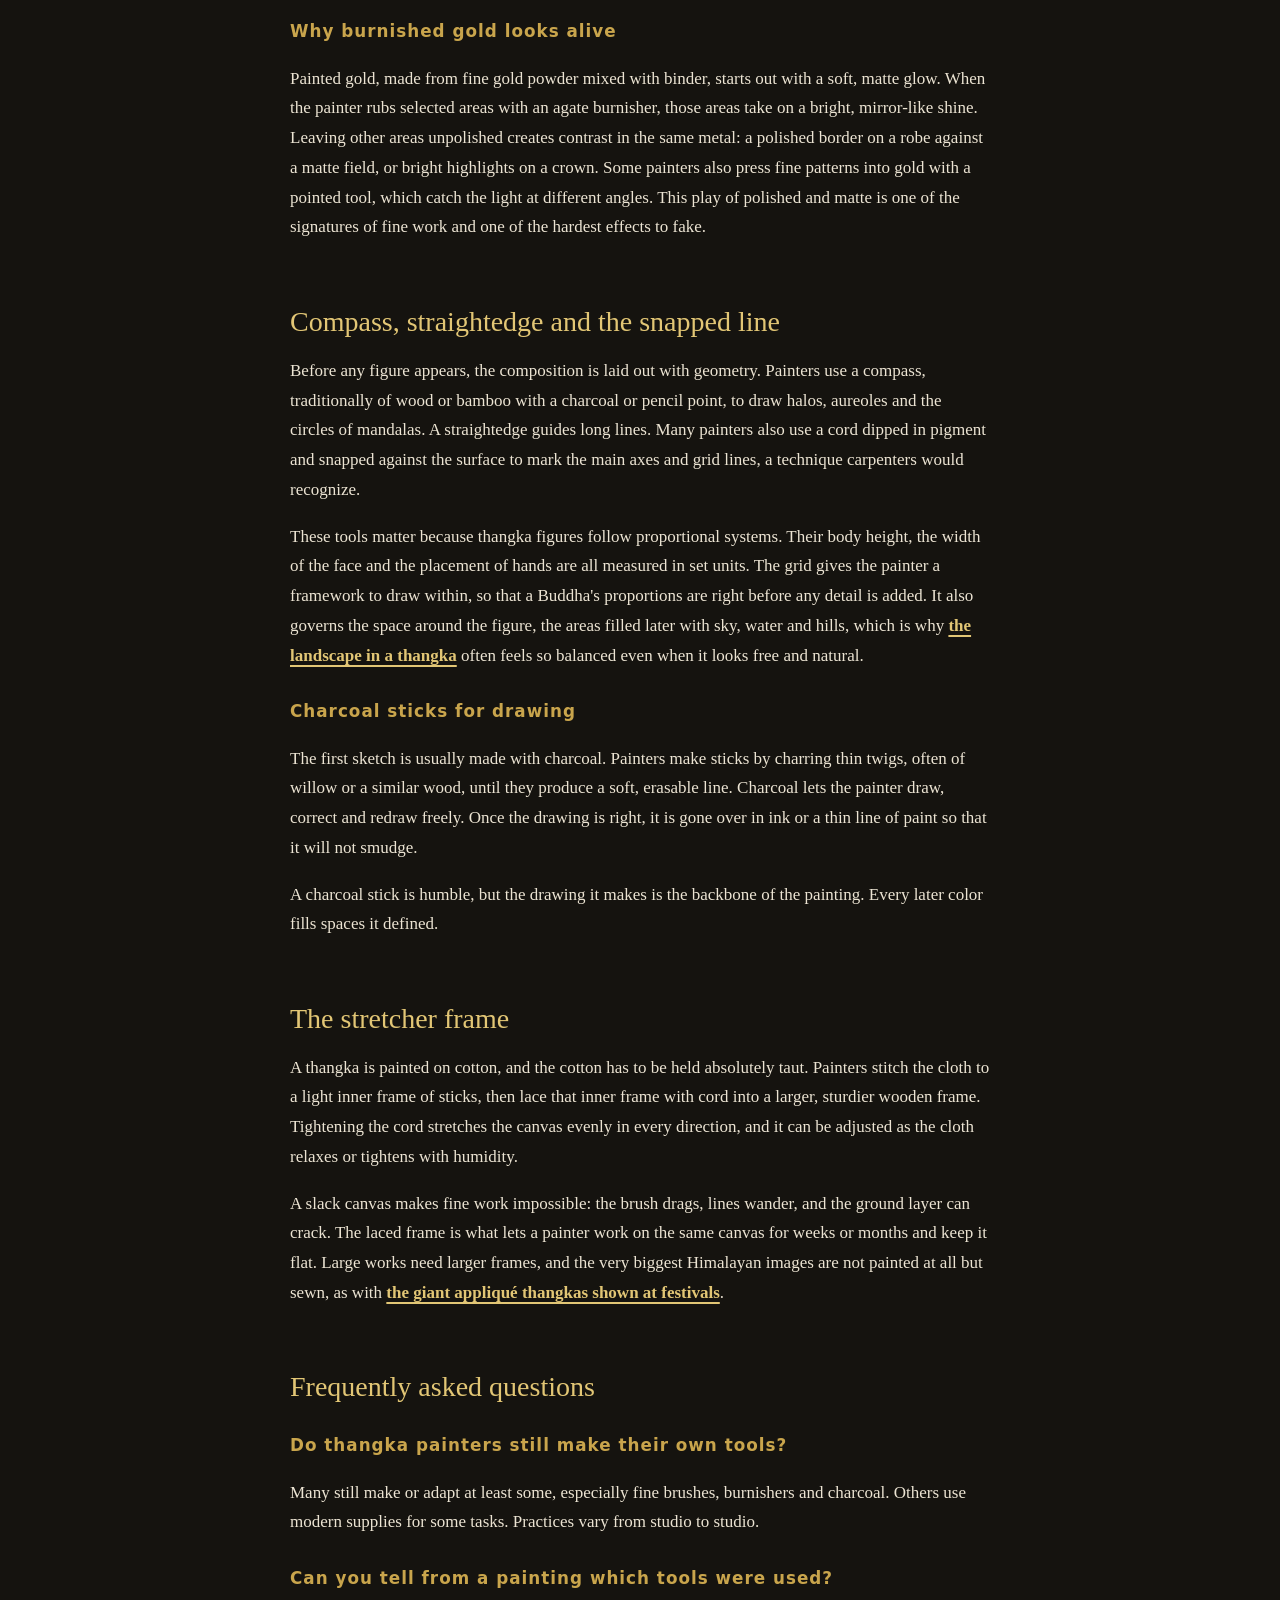
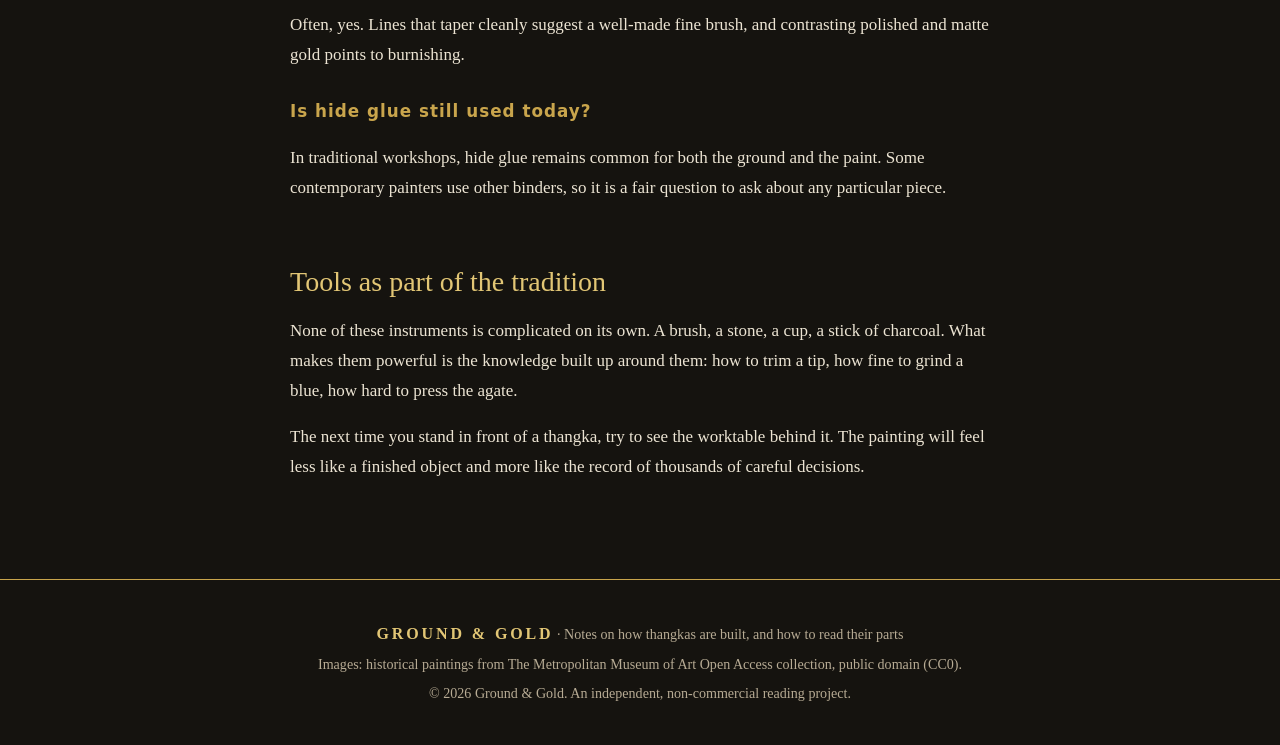
<file: thangka-painter-toolkit.html>
<!DOCTYPE html>
<html lang="en">
<head>
<meta charset="utf-8">
<meta name="viewport" content="width=device-width, initial-scale=1">
<title>Inside a Thangka Painter&#x27;s Toolkit: Brushes, Shells, Burnishers and Grinding Stones | Ground &amp; Gold</title>
<meta name="description" content="A tour of a thangka painter&#x27;s toolkit: fine brushes, paint shells, grinding stones, hide glue, agate burnishers and laced frames, and what each one does.">
<meta name="robots" content="index, follow">
<link rel="canonical" href="https://dodo-432.github.io/ground-and-gold-thangka/thangka-painter-toolkit.html">
<meta property="og:type" content="article">
<meta property="og:site_name" content="Ground &amp; Gold">
<meta property="og:title" content="Inside a Thangka Painter&#x27;s Toolkit: Brushes, Shells, Burnishers and Grinding Stones | Ground &amp; Gold">
<meta property="og:description" content="A tour of a thangka painter&#x27;s toolkit: fine brushes, paint shells, grinding stones, hide glue, agate burnishers and laced frames, and what each one does.">
<meta property="og:url" content="https://dodo-432.github.io/ground-and-gold-thangka/thangka-painter-toolkit.html">
<meta property="og:image" content="https://dodo-432.github.io/ground-and-gold-thangka/img/thangka-painter-toolkit.webp">
<meta name="twitter:card" content="summary_large_image">
<link rel="icon" href="favicon.svg" type="image/svg+xml">
<link rel="stylesheet" href="style.css">
<meta property="article:published_time" content="2026-11-03">
<script type="application/ld+json">{"@context": "https://schema.org", "@type": "BlogPosting", "headline": "Inside a Thangka Painter's Toolkit: Brushes, Shells, Burnishers and Grinding Stones", "description": "A tour of a thangka painter's toolkit: fine brushes, paint shells, grinding stones, hide glue, agate burnishers and laced frames, and what each one does.", "datePublished": "2026-11-03", "dateModified": "2026-11-03", "image": "https://dodo-432.github.io/ground-and-gold-thangka/img/thangka-painter-toolkit.webp", "mainEntityOfPage": "https://dodo-432.github.io/ground-and-gold-thangka/thangka-painter-toolkit.html", "author": {"@type": "Organization", "name": "Ground & Gold"}, "publisher": {"@type": "Organization", "name": "Ground & Gold"}}</script>
</head>
<body>
<a class="skip" href="#main">Skip to content</a>
<header class="site-header"><div class="bar">
<a class="brand" href="index.html"><span class="brand-mark" aria-hidden="true"></span><span class="brand-name">Ground &amp; Gold</span></a>
<p class="tagline">Notes on how thangkas are built, and how to read their parts</p>
<nav aria-label="Main"><ul><li><a href="index.html">Home</a></li><li><a href="collection.html">Collection</a></li><li><a href="about.html">About</a></li><li><a href="blog.html" aria-current="page">Blog</a></li><li><a href="contact.html">Contact</a></li></ul></nav>
</div></header>
<main id="main">
<article>
<header class="article-head"><p class="meta">November 3, 2026 &middot; 7 min read</p><h1>Inside a Thangka Painter&#x27;s Toolkit: Brushes, Shells, Burnishers and Grinding Stones</h1></header>
<figure class="article-fig"><img src="img/thangka-painter-toolkit.webp" width="379" height="624" alt="Mahasiddha Damarupa, Tibet, 18th century" decoding="async"><figcaption>Mahasiddha Damarupa (Tibet, 18th century). The Metropolitan Museum of Art, public domain.</figcaption></figure>
<div class="prose">
<p>Look closely at a fine thangka and you can see the tools in it. A hairline that runs unbroken around a lotus petal came from a particular kind of brush. A patch of gold that flashes like polished metal while the gold beside it stays soft was rubbed with a stone. Even the clean geometry of a halo began with a compass and a straightedge. Painting in this tradition is not only a matter of talent; it depends on a small, carefully kept set of instruments, many of them made or adapted by hand.</p>
<p>This article opens that kit and looks at each piece: what it is, what it does, and how it shapes the look of the finished painting. It is not a step-by-step account of making a thangka from start to finish. Think of it instead as a tour of the painter's worktable, with notes on why each object is there.</p>
<h2>Brushes: the most personal tools</h2>
<p>Thangka painters traditionally make or customize their own brushes. The working end is a small bundle of fine animal hair, set into a handle of wood or bamboo and bound tight. Sources of hair vary by region and by painter, and today some artists also use good commercial brushes that they trim and adjust. What matters is the tip. A brush for outlines needs a few hairs that come together to a needle-fine point and spring back after every stroke.</p>
<h3>Different brushes for different jobs</h3>
<p>A painter rarely works with one brush. Broader brushes lay in flat areas of color. Medium brushes handle shading, where color is built up in many small strokes or washes until a cheek or a cloud looks rounded. The finest brushes are kept for outlining, for eyes, and for the tiny patterns on robes and jewelry. Many painters guard these fine brushes carefully, because a damaged tip can take a long time to replace with one that behaves the same way.</p>
<p>The difference shows. A brush with a good spring lets a line swell and taper in one movement, which is what gives traditional outline its life. A floppy or blunt brush produces lines of even width that look mechanical, no matter how steady the hand.</p>
<h2>Shells, cups and small dishes</h2>
<p>Paint is mixed and held in small containers: little ceramic cups, saucers, and in some workshops seashells. Each color usually gets its own container, and a painter working on a complex image may have a whole row of them, from deep blues and greens to the pale tints used for shading. Because traditional paints are made with a water-based glue binder, they can dry out or thicken as the day goes on, so painters keep adding a little water or warming the binder to keep the consistency right.</p>
<p>It sounds like a minor detail, but consistency matters. Paint that is too thick sits in ridges and can crack later. Paint that is too thin streaks. A row of well-tended cups is one of the quiet signs of a careful studio.</p>
<h2>Grinding stones and mortars</h2>
<p>Mineral pigments arrive as rocks, earths or coarse powders, not as ready paint. Painters and their assistants grind them by hand, using a mortar and pestle for the first crushing and then a flat stone and muller, or a smooth grinding stone, to work the powder finer with water. The process is slow and repetitive, and in many workshops it is one of the first jobs a student learns.</p>
<p>How fine the grinding goes changes the color. Many mineral pigments shift in tone as particle size changes, so painters control the grind to get the shade they want. Pigments are also washed and settled to separate grades. This is part of why traditional paintings have such depth of color: the painter is not just picking a hue from a tube but deciding how that hue is prepared.</p>
<h2>Animal-hide glue: the binder</h2>
<p>Mineral pigment alone will not stick to a surface. It needs a binder, and the traditional choice is glue made from animal hide, cooked down into a gel and thinned with warm water. The same kind of glue is used in the white ground layer that coats the cotton before painting begins.</p>
<p>Hide glue suits the work. It holds pigment well, stays slightly flexible, and lets thin layers build up without turning plastic or shiny. It is also sensitive. Too much glue can make paint brittle, and too little can leave it powdery. Getting the proportion right for each pigment is a skill painters develop with experience, and it affects how well a thangka holds up over time.</p>
<h2>Burnishers and agate stones</h2>
<p>Burnishing is the art of polishing a surface by rubbing it with something hard and smooth. Painters use smooth stones, often agate, and sometimes other polished tools set into a handle. The burnisher shows up at two stages. First, the prepared white ground is rubbed until it is smooth enough to take fine lines. Later, it is used on gold.</p>
<h3>Why burnished gold looks alive</h3>
<p>Painted gold, made from fine gold powder mixed with binder, starts out with a soft, matte glow. When the painter rubs selected areas with an agate burnisher, those areas take on a bright, mirror-like shine. Leaving other areas unpolished creates contrast in the same metal: a polished border on a robe against a matte field, or bright highlights on a crown. Some painters also press fine patterns into gold with a pointed tool, which catch the light at different angles. This play of polished and matte is one of the signatures of fine work and one of the hardest effects to fake.</p>
<h2>Compass, straightedge and the snapped line</h2>
<p>Before any figure appears, the composition is laid out with geometry. Painters use a compass, traditionally of wood or bamboo with a charcoal or pencil point, to draw halos, aureoles and the circles of mandalas. A straightedge guides long lines. Many painters also use a cord dipped in pigment and snapped against the surface to mark the main axes and grid lines, a technique carpenters would recognize.</p>
<p>These tools matter because thangka figures follow proportional systems. Their body height, the width of the face and the placement of hands are all measured in set units. The grid gives the painter a framework to draw within, so that a Buddha's proportions are right before any detail is added. It also governs the space around the figure, the areas filled later with sky, water and hills, which is why <a href="landscape-in-a-thangka.html">the landscape in a thangka</a> often feels so balanced even when it looks free and natural.</p>
<h3>Charcoal sticks for drawing</h3>
<p>The first sketch is usually made with charcoal. Painters make sticks by charring thin twigs, often of willow or a similar wood, until they produce a soft, erasable line. Charcoal lets the painter draw, correct and redraw freely. Once the drawing is right, it is gone over in ink or a thin line of paint so that it will not smudge.</p>
<p>A charcoal stick is humble, but the drawing it makes is the backbone of the painting. Every later color fills spaces it defined.</p>
<h2>The stretcher frame</h2>
<p>A thangka is painted on cotton, and the cotton has to be held absolutely taut. Painters stitch the cloth to a light inner frame of sticks, then lace that inner frame with cord into a larger, sturdier wooden frame. Tightening the cord stretches the canvas evenly in every direction, and it can be adjusted as the cloth relaxes or tightens with humidity.</p>
<p>A slack canvas makes fine work impossible: the brush drags, lines wander, and the ground layer can crack. The laced frame is what lets a painter work on the same canvas for weeks or months and keep it flat. Large works need larger frames, and the very biggest Himalayan images are not painted at all but sewn, as with <a href="giant-festival-applique-thangkas.html">the giant appliqué thangkas shown at festivals</a>.</p>
<h2>Frequently asked questions</h2>
<h3>Do thangka painters still make their own tools?</h3>
<p>Many still make or adapt at least some, especially fine brushes, burnishers and charcoal. Others use modern supplies for some tasks. Practices vary from studio to studio.</p>
<h3>Can you tell from a painting which tools were used?</h3>
<p>Often, yes. Lines that taper cleanly suggest a well-made fine brush, and contrasting polished and matte gold points to burnishing.</p>
<h3>Is hide glue still used today?</h3>
<p>In traditional workshops, hide glue remains common for both the ground and the paint. Some contemporary painters use other binders, so it is a fair question to ask about any particular piece.</p>
<h2>Tools as part of the tradition</h2>
<p>None of these instruments is complicated on its own. A brush, a stone, a cup, a stick of charcoal. What makes them powerful is the knowledge built up around them: how to trim a tip, how fine to grind a blue, how hard to press the agate.</p>
<p>The next time you stand in front of a thangka, try to see the worktable behind it. The painting will feel less like a finished object and more like the record of thousands of careful decisions.</p>
</div>
</article>
</main>
<footer class="site-footer"><p><strong class="brand-name">Ground &amp; Gold</strong> &middot; Notes on how thangkas are built, and how to read their parts</p>
<p>Images: historical paintings from The Metropolitan Museum of Art Open Access collection, public domain (CC0).</p>
<p>&copy; 2026 Ground &amp; Gold. An independent, non-commercial reading project.</p></footer>
</body>
</html>
</file>
<file: style.css>
:root{--bg:#15130f;--panel:#1e1b16;--ink:#ece4d3;--muted:#b7ab94;--gold:#c9a54c;--gold2:#e2c675;--red:#c4553a;--line:#3a3328;--max:1180px}
*{box-sizing:border-box}html{-webkit-text-size-adjust:100%}
body{margin:0;background:var(--bg);color:var(--ink);font:17px/1.75 Georgia,"Times New Roman",serif}
img{max-width:100%;height:auto;display:block}
a{color:var(--gold2)}a:focus-visible{outline:3px solid var(--red);outline-offset:2px}
.skip{position:absolute;left:-999px}.skip:focus{left:12px;top:12px;background:#000;color:#fff;padding:8px 12px;z-index:10}
.site-header{border-bottom:1px solid var(--line);position:sticky;top:0;background:rgba(21,19,15,.96);z-index:5}
.bar{max-width:var(--max);margin:0 auto;padding:14px 22px;display:flex;align-items:center;justify-content:space-between;gap:16px;flex-wrap:wrap}
.brand{display:flex;align-items:center;gap:12px;text-decoration:none;color:var(--ink)}
.brand-mark{width:34px;height:34px;transform:rotate(45deg);border:2px solid var(--gold);background:linear-gradient(135deg,#000 0 50%,var(--gold) 50%)}
.brand-name{font-family:"Didot","Bodoni 72","Bodoni MT","Times New Roman",serif;font-size:1.45rem;letter-spacing:.18em;text-transform:uppercase}
.tagline{display:none}
nav ul{list-style:none;margin:0;padding:0;display:flex;flex-wrap:wrap;gap:2px 22px}
nav a{display:block;padding:8px 0;text-decoration:none;color:var(--muted);font-family:"Gill Sans","Trebuchet MS",system-ui,sans-serif;font-size:.85rem;letter-spacing:.16em;text-transform:uppercase}
nav a:hover,nav a[aria-current=page]{color:var(--gold2);box-shadow:inset 0 -2px 0 var(--gold)}
main{max-width:var(--max);margin:0 auto;padding:0 22px}
.hero{display:grid;grid-template-columns:.8fr 1.2fr;gap:56px;align-items:center;padding:70px 0 50px;border-bottom:1px solid var(--line)}
.hero figure{order:-1}
.hero h1,.page-head h1{font-family:"Didot","Bodoni 72","Bodoni MT","Times New Roman",serif;font-weight:400;font-size:clamp(2.1rem,4.6vw,3.5rem);line-height:1.1;margin:0 0 20px;color:var(--gold2)}
.lede{font-size:1.15rem;color:var(--muted)}
.hero figure img,.page-head figure img{outline:1px solid var(--gold);outline-offset:10px;max-height:560px;width:auto;margin:10px auto}
figure{margin:0}figcaption{font-family:"Gill Sans","Trebuchet MS",system-ui,sans-serif;font-size:.76rem;color:var(--muted);margin-top:16px;line-height:1.45;text-align:center}
.sections{padding:30px 0 70px;columns:2;column-gap:56px}
.card-s{break-inside:avoid;padding:0 0 26px;margin-bottom:26px;border-bottom:1px solid var(--line)}
.card-s h2{font-family:"Gill Sans","Trebuchet MS",system-ui,sans-serif;font-size:.95rem;letter-spacing:.2em;text-transform:uppercase;color:var(--gold);margin:0 0 10px}
.card-s p{margin:0 0 12px}
.page-head{display:grid;grid-template-columns:280px 1fr;gap:50px;align-items:center;padding:60px 0 40px;border-bottom:1px solid var(--line);margin-bottom:34px}
.page-head figure{order:-1}
.prose{max-width:700px;margin:0 auto;padding:10px 0 80px}
.prose h2{font-family:"Didot","Bodoni 72","Bodoni MT","Times New Roman",serif;font-weight:400;color:var(--gold2);font-size:1.75rem;line-height:1.25;margin:2.2em 0 .5em}
.prose h3{font-family:"Gill Sans","Trebuchet MS",system-ui,sans-serif;font-size:1.05rem;letter-spacing:.06em;color:var(--gold);margin:1.6em 0 .4em}
.prose blockquote{margin:1.5em 0;padding:6px 22px;border-left:2px solid var(--gold);color:var(--muted);font-style:italic}
.prose a{color:var(--gold2);font-weight:700;text-decoration-thickness:1.5px;text-underline-offset:4px}
.article-head{max-width:860px;margin:0 auto;padding:60px 0 10px;text-align:center}
.article-head h1{font-family:"Didot","Bodoni 72","Bodoni MT","Times New Roman",serif;font-weight:400;font-size:clamp(2rem,4.4vw,3rem);line-height:1.15;color:var(--gold2);margin:0 0 14px}
.meta{font-family:"Gill Sans","Trebuchet MS",system-ui,sans-serif;font-size:.8rem;letter-spacing:.2em;text-transform:uppercase;color:var(--gold)}
.article-fig{max-width:480px;margin:26px auto 40px}.article-fig img{outline:1px solid var(--gold);outline-offset:8px;max-height:580px;width:auto;margin:8px auto}
.cards{display:grid;grid-template-columns:repeat(2,1fr);gap:30px;padding:10px 0 80px}
.card{display:grid;grid-template-columns:170px 1fr;gap:22px;align-items:start;background:var(--panel);border:1px solid var(--line);padding:18px;text-decoration:none;color:var(--ink);transition:border-color .15s}
.card:hover{border-color:var(--gold)}
.card img{width:170px;height:220px;object-fit:cover;object-position:top}
.card h2{font-family:"Didot","Bodoni 72","Bodoni MT","Times New Roman",serif;font-weight:400;font-size:1.35rem;line-height:1.25;color:var(--gold2);margin:0 0 8px}
.card p{margin:0;color:var(--muted);font-size:.95rem}
.card .more{display:inline-block;margin-top:12px;font-family:"Gill Sans","Trebuchet MS",sans-serif;font-size:.75rem;letter-spacing:.2em;text-transform:uppercase;color:var(--red)}
.gallery{display:grid;grid-template-columns:repeat(4,1fr);gap:28px;padding:10px 0 60px}
.gallery img{height:300px;width:100%;object-fit:cover;object-position:top;border:1px solid var(--line)}
.site-footer{border-top:1px solid var(--gold);padding:36px 22px;text-align:center;color:var(--muted);font-size:.88rem}
.site-footer p{margin:4px 0}.site-footer .brand-name{color:var(--gold2);font-size:1rem}
.note{border:1px solid var(--gold);padding:18px 22px;margin:24px 0;background:var(--panel)}
@media (max-width:900px){.hero,.page-head{grid-template-columns:1fr;gap:28px;padding:40px 0 30px}.sections{columns:1}.cards{grid-template-columns:1fr}.gallery{grid-template-columns:1fr 1fr}.page-head figure img{max-height:360px}}
@media (max-width:560px){body{font-size:16.5px}.bar{justify-content:center}nav ul{justify-content:center;gap:0 14px}nav a{font-size:.74rem;letter-spacing:.12em}.brand-name{font-size:1.2rem}.card{grid-template-columns:1fr}.card img{width:100%;height:260px}.hero figure img{max-height:400px}.gallery img{height:220px}}
</file>
